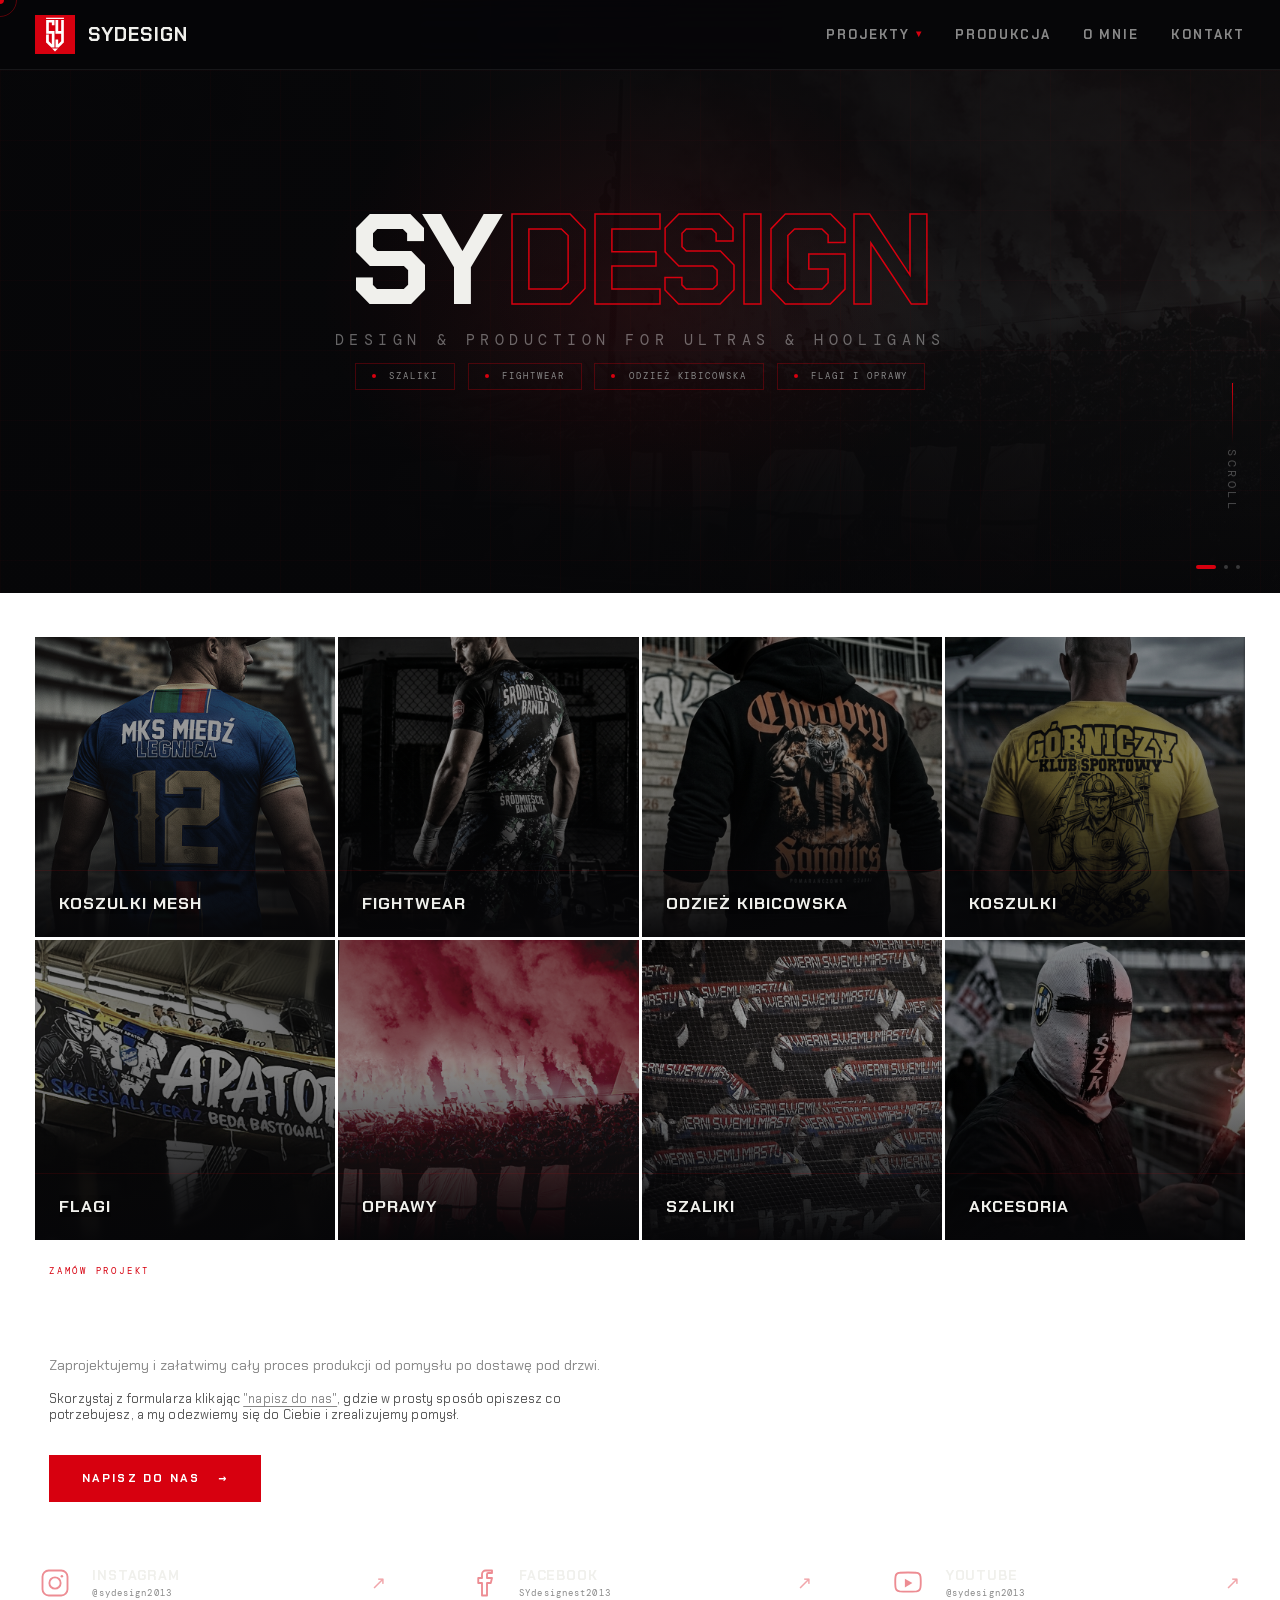
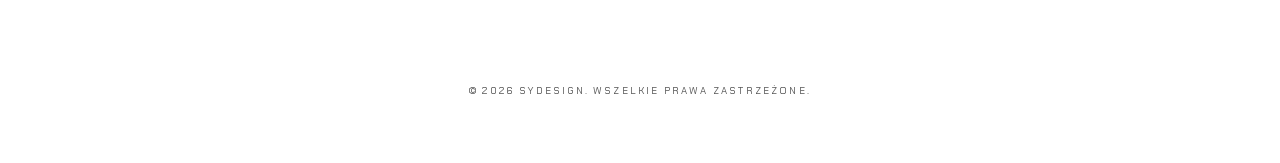
<file: index.html>
<!DOCTYPE html>
<html lang="pl">
<head>
<meta charset="UTF-8">
<meta name="viewport" content="width=device-width, initial-scale=1.0">
<title>SYDESIGN</title>
<link href="https://fonts.googleapis.com/css2?family=Chakra+Petch:ital,wght@0,300;0,400;0,600;0,700;1,400&family=DM+Mono:wght@300;400&display=swap" rel="stylesheet">
<link rel="stylesheet" href="css/global.css">
<link rel="stylesheet" href="css/menu.css">
<link rel="stylesheet" href="css/hero.css">
<link rel="stylesheet" href="css/socials.css">
<link rel="stylesheet" href="css/footer.css">
<link rel="stylesheet" href="css/zamow.css">
</head>
<body>
<div class="cur" id="cur"></div>
<div class="cur-ring" id="curRing"></div>

<!-- MOBILE MENU -->
<div class="mob-overlay" id="mobOverlay" onclick="closeMob()"></div>
<div class="mob-menu" id="mobMenu">
  <button class="mob-close" onclick="closeMob()">✕</button>
  <div class="mob-section">
    <button class="mob-section-btn" id="mobProjBtn" onclick="toggleMobSub()">Projekty <span class="mc">›</span></button>
    <div class="mob-sub" id="mobSub">
		<a href="koszulki-sportowe.html" onclick="closeMob()">Koszulki sportowe</a>
		<a href="fightwear.html"onclick="closeMob()">Fightwear</a>
		<a href="odziez.html" onclick="closeMob()">Odzież kibicowska</a>
		<a href="koszulki.html" onclick="closeMob()">Koszulki</a>
		<a href="flagi.html" onclick="closeMob()">Flagi</a>
		<a href="oprawy.html" onclick="closeMob()">Oprawy</a>
		<a href="szaliki.html" onclick="closeMob()">Szaliki</a>
		<a href="akcesoria.html" onclick="closeMob()">Akcesoria</a>
    </div>
  </div>
  <a href="produkcja.html" class="mob-plain" onclick="closeMob()">Produkcja</a>
  <a href="omnie.html" class="mob-plain" onclick="closeMob()">O mnie</a>
  <a href="kontakt.html" class="mob-plain" onclick="closeMob()">Kontakt</a>
</div>

<!-- NAV -->
<nav id="mainNav">
  <a href="index.html" class="nav-logo">
    <img src="Image/Template/Logo-sydesign.svg" alt="SYDESIGN">
    <span class="nav-logo-text">SYDESIGN</span>
  </a>
  <ul class="nav-links">
    <li id="projLi">
      <button class="nav-link" onclick="toggleProj()">Projekty <span class="nav-chev">▾</span></button>
      <div class="nav-dropdown">
        <a href="koszulki-sportowe.html">Koszulki sportowe</a>
		<a href="fightwear.html">Fightwear</a>
		<a href="odziez.html">Odzież kibicowska</a>
		<a href="koszulki.html">Koszulki</a>
		<a href="flagi.html">Flagi</a>
		<a href="oprawy.html">Oprawy</a>
		<a href="szaliki.html">Szaliki</a>
		<a href="akcesoria.html">Akcesoria</a>
      </div>
    </li>
    <li><a href="produkcja.html" class="nav-link">Produkcja</a></li>
    <li><a href="omnie.html" class="nav-link">O mnie</a></li>
    <li><a href="kontakt.html" class="nav-link">Kontakt</a></li>
  </ul>
  <button class="hamburger" id="hamburger" onclick="toggleMob()">
    <span></span><span></span><span></span>
  </button>
</nav>

<!-- HERO -->
<div class="hero" id="hero">
  <div class="hero-slide visible" style="background-image:url('Image/Template/heroslider_1.webp')"></div>
  <div class="hero-slide" style="background-image:url('Image/Template/heroslider_2.webp')"></div>
  <div class="hero-slide" style="background-image:url('Image/Template/heroslider_3.webp')"></div>
  <div class="hero-overlay"></div>
  <div class="hero-grid-lines"></div>
  <div class="hero-orb"></div>

  <div class="hero-content">
    <h1 class="hero-title" data-text="SYDESIGN">
      <span class="solid">SY</span><span class="outline">DESIGN</span>
    </h1>
    <p class="hero-tagline">Design & Production for Ultras &amp; Hooligans</p>
    <div class="hero-pills">
      <div class="hero-pill"><div class="hero-pill-dot"></div>Szaliki</div>
      <div class="hero-pill"><div class="hero-pill-dot" style="animation-delay:.4s"></div>Fightwear</div>
      <div class="hero-pill"><div class="hero-pill-dot" style="animation-delay:.8s"></div>Odzież kibicowska</div>
      <div class="hero-pill"><div class="hero-pill-dot" style="animation-delay:1.2s"></div>Flagi i Oprawy</div>
    </div>
  </div>

  <div class="hero-dots" id="heroDots"></div>

  <div class="hero-scroll">
    <div class="scroll-line"></div>
    <span class="scroll-word">Scroll</span>
  </div>
</div>

<!-- CATEGORIES -->
<div class="cat-section">
  <div class="cat-header reveal">
    <div class="cat-header-left">
      <h2 class="cat-title-sm"></h2>
    </div>
    <span class="cat-count"></span>
  </div>

  <div class="cat-grid reveal">

<a href="koszulki-sportowe.html" class="cat-tile">
      <img src="Image/categories/koszulki-sportowe-cat.webp" alt="Sport T-Shirts">
      <div class="cat-tile-glow"></div>
      <div class="cat-tile-body"><span class="cat-tile-name">Koszulki MESH</span></div>
    </a>
	
	  <a href="fightwear.html" class="cat-tile">
      <img src="Image/categories/fightwear-cat.webp" alt="Fightwear">
      <div class="cat-tile-glow"></div>
      <div class="cat-tile-body"><span class="cat-tile-name">Fightwear</span></div>
    </a>
	
    <a href="odziez.html" class="cat-tile">
      <img src="Image/categories/odziez-kibicowska-cat.webp" alt="Odzież kibicowska">
      <div class="cat-tile-glow"></div>
      <div class="cat-tile-body"><span class="cat-tile-name">Odzież kibicowska</span></div>
    </a>
	
	<a href="koszulki.html" class="cat-tile">
      <img src="Image/categories/koszulki-cat.webp" alt="Koszulki">
      <div class="cat-tile-glow"></div>
      <div class="cat-tile-body"><span class="cat-tile-name">Koszulki</span></div>
    </a>


    <a href="flagi.html" class="cat-tile">
      <img src="Image/categories/flagi-cat.webp" alt="Flagi">
      <div class="cat-tile-glow"></div>
      <div class="cat-tile-body"><span class="cat-tile-name">Flagi</span></div>
    </a>
	
	<a href="oprawy.html" class="cat-tile">
      <img src="Image/categories/oprawy-cat.webp" alt="Oprawy">
      <div class="cat-tile-glow"></div>
      <div class="cat-tile-body"><span class="cat-tile-name">Oprawy</span></div>
    </a>

    <a href="szaliki.html" class="cat-tile">
      <img src="Image/categories/szaliki-cat.webp" alt="Szaliki">
      <div class="cat-tile-glow"></div>
      <div class="cat-tile-body"><span class="cat-tile-name">Szaliki</span></div>
    </a>

    <a href="akcesoria.html" class="cat-tile">
      <img src="Image/categories/akcesoria-cat.webp" alt="Akcesoria">
      <div class="cat-tile-glow"></div>
      <div class="cat-tile-body"><span class="cat-tile-name">Akcesoria</span></div>
    </a>

    

  </div>
</div>
<div class="inquiry reveal">
      <p class="inquiry-eyebrow">Zamów projekt</p>
      <h2 class="inquiry-title">Chcesz szaliki<br>dla twojej ekipy?</h2>
      <p class="inquiry-sub">Zaprojektujemy i załatwimy cały proces produkcji od pomysłu po dostawę pod drzwi.</p>
      <p class="inquiry-fine">Skorzystaj z formularza klikając <a href="mailto:biuro@sydesign.pl">"napisz do nas"</a>, gdzie w prosty sposób opiszesz co potrzebujesz, a my odezwiemy się do Ciebie i zrealizujemy pomysł.</p>
      <a href="mailto:biuro@sydesign.pl" class="btn-primary">Napisz do nas</a>
    </div>
<!-- SOCIAL -->
<div class="social-bar reveal">
  <a href="https://www.instagram.com/sydesign2013/" target="_blank" rel="noopener" class="social-item">
    <svg class="social-icon" viewBox="0 0 24 24" fill="none">
      <rect x="2" y="2" width="20" height="20" rx="5" stroke="currentColor" stroke-width="1.5"/>
      <circle cx="12" cy="12" r="4.5" stroke="currentColor" stroke-width="1.5"/>
      <circle cx="17.5" cy="6.5" r="1" fill="currentColor"/>
    </svg>
    <div class="social-info">
      <span class="social-name">Instagram</span>
      <span class="social-handle">@sydesign2013</span>
    </div>
    <span class="social-arrow">↗</span>
  </a>
  <a href="https://www.facebook.com/SYdesignest2013/" target="_blank" rel="noopener" class="social-item">
    <svg class="social-icon" viewBox="0 0 24 24" fill="none">
      <path d="M18 2H15C13.3 2 12 3.3 12 5V8H9V12H12V22H16V12H19L20 8H16V5C16 4.4 16.4 4 17 4H20V2Z" stroke="currentColor" stroke-width="1.5" stroke-linecap="round" stroke-linejoin="round"/>
    </svg>
    <div class="social-info">
      <span class="social-name">Facebook</span>
      <span class="social-handle">SYdesignest2013</span>
    </div>
    <span class="social-arrow">↗</span>
  </a>
  <a href="https://www.youtube.com/@sydesign2013" target="_blank" rel="noopener" class="social-item">
    <svg class="social-icon" viewBox="0 0 24 24" fill="none">
      <path d="M22 7S21.8 5.5 21.1 4.8C20.2 3.8 19.2 3.8 18.7 3.8C15.6 3.6 12 3.6 12 3.6C12 3.6 8.4 3.6 5.3 3.8C4.8 3.8 3.8 3.8 2.9 4.8C2.2 5.5 2 7 2 7S1.8 8.7 1.8 10.4V12C1.8 13.7 2 15.4 2 15.4S2.2 16.9 2.9 17.6C3.8 18.6 5 18.6 5.6 18.7C7.3 18.8 12 18.9 12 18.9C12 18.9 15.6 18.9 18.7 18.7C19.2 18.6 20.2 18.6 21.1 17.6C21.8 16.9 22 15.4 22 15.4S22.2 13.7 22.2 12V10.4C22.2 8.7 22 7 22 7Z" stroke="currentColor" stroke-width="1.5"/>
      <polygon points="9.5,8.5 9.5,15.5 15.5,12" fill="currentColor"/>
    </svg>
    <div class="social-info">
      <span class="social-name">YouTube</span>
      <span class="social-handle">@sydesign2013</span>
    </div>
    <span class="social-arrow">↗</span>
  </a>
</div>

<!-- FOOTER -->
<footer id="kontakt">
  <p>&copy; 2026 SYDESIGN. Wszelkie prawa zastrzeżone.</p>
  <small>100% &ldquo;nienawiści&rdquo; do kserówek!</small>
</footer>

<script src="js/main.js"></script>
<script src="js/menu.js"></script>
<script src="js/hero.js"></script>
</body>
</html>
</file>
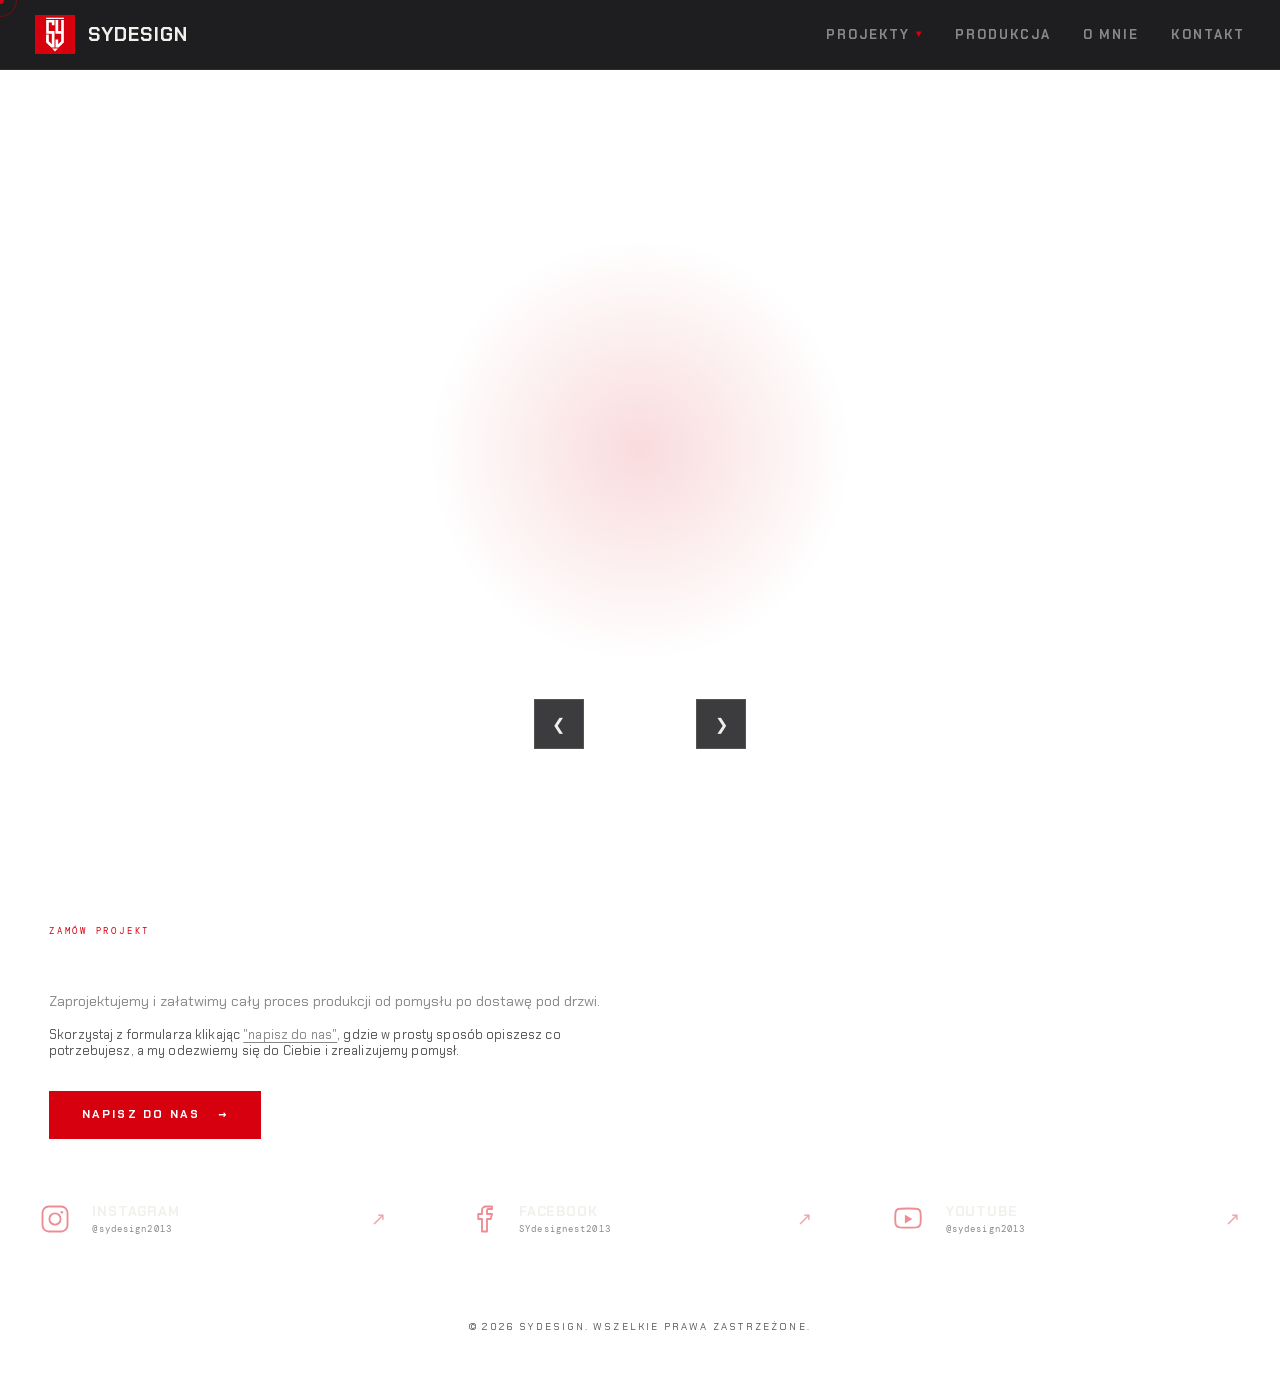
<file: akcesoria.html>
<!DOCTYPE html>
<html lang="pl">
<head>
<meta charset="UTF-8">
<meta name="viewport" content="width=device-width, initial-scale=1.0">
<title>Akcesoria dla kibiców</title>
<link href="https://fonts.googleapis.com/css2?family=Chakra+Petch:ital,wght@0,300;0,400;0,600;0,700&family=DM+Mono:wght@300;400&display=swap" rel="stylesheet">
<link rel="stylesheet" href="css/global.css">
<link rel="stylesheet" href="css/menu.css">
<link rel="stylesheet" href="css/carousel.css">
<link rel="stylesheet" href="css/socials.css">
<link rel="stylesheet" href="css/footer.css">
<link rel="stylesheet" href="css/zamow.css">
</head>
<body>
<div class="cur" id="cur"></div>
<div class="cur-ring" id="curRing"></div>

<!-- MOBILE MENU -->
<div class="mob-overlay" id="mobOverlay" onclick="closeMob()"></div>
<div class="mob-menu" id="mobMenu">
  <button class="mob-close" onclick="closeMob()">✕</button>
  <div class="mob-section">
    <button class="mob-section-btn" id="mobProjBtn" onclick="toggleMobSub()">Projekty <span class="mc">›</span></button>
    <div class="mob-sub" id="mobSub">
	<a href="koszulki-sportowe.html" onclick="closeMob()">Koszulki sportowe</a>
		<a href="fightwear.html" onclick="closeMob()">Fightwear</a>
		<a href="odziez.html" onclick="closeMob()">Odzież kibicowska</a>
		<a href="koszulki.html" onclick="closeMob()">Koszulki</a>
		<a href="flagi.html" onclick="closeMob()">Flagi</a>
		<a href="oprawy.html" onclick="closeMob()">Oprawy</a>
		<a href="szaliki.html" onclick="closeMob()">Szaliki</a>
		<a href="akcesoria.html" onclick="closeMob()">Akcesoria</a> 
    </div>
  </div>
  <a href="produkcja.html" class="mob-plain" onclick="closeMob()">Produkcja</a>
  <a href="o-mnie.html" class="mob-plain" onclick="closeMob()">O mnie</a>
  <a href="#kontakt" class="mob-plain" onclick="closeMob()">Kontakt</a>
</div>

<!-- NAV -->
<nav id="mainNav">
  <a href="index.html" class="nav-logo">
    <img src="Image/Template/Logo-sydesign.svg" alt="SYDESIGN">
    <span class="nav-logo-text">SYDESIGN</span>
  </a>
  <ul class="nav-links">
    <li id="projLi">
      <button class="nav-link" onclick="toggleProj()">Projekty <span class="nav-chev">▾</span></button>
      <div class="nav-dropdown">
		<a href="koszulki-sportowe.html">Koszulki sportowe</a>
		<a href="fightwear.html">Fightwear</a>
		<a href="odziez.html">Odzież kibicowska</a>
		<a href="koszulki.html">Koszulki</a>
		<a href="flagi.html">Flagi</a>
		<a href="oprawy.html">Oprawy</a>
		<a href="szaliki.html">Szaliki</a>
		<a href="akcesoria.html" class="cat-active">Akcesoria</a>        
      </div>
    </li>
    <li><a href="produkcja.html" class="nav-link">Produkcja</a></li>
    <li><a href="o-mnie.html" class="nav-link">O mnie</a></li>
    <li><a href="#kontakt" class="nav-link">Kontakt</a></li>
  </ul>
  <button class="hamburger" id="hamburger" onclick="toggleMob()">
    <span></span><span></span><span></span>
  </button>
</nav>

<!-- CAROUSEL SECTION -->
<div class="carousel-section" id="carousel">
  <div class="cr-bg-title">
    <span class="cr-bg-text">AKCESORIA<br>KIBICOWSKIE</span>
  </div>
  <div class="cr-glow"></div>

  <div class="cr-stage-wrap" id="crStage"></div>

  <div class="cr-controls">
    <button class="cr-arr" id="crPrev">❮</button>
    <div class="cr-dots" id="crDots"></div>
    <div class="cr-counter" id="crCount">0 / 0</div>
    <button class="cr-arr" id="crNext">❯</button>
  </div>

  <div class="cr-thumbs" id="crThumbs"></div>
</div>

<!-- ZAMOW PROJEKT -->
<div class="inquiry reveal">
  <p class="inquiry-eyebrow">Zamów projekt</p>
  <h2 class="inquiry-title">Potrzebujesz projekt dla twojej ekipy?</h2>
  <p class="inquiry-sub">Zaprojektujemy i załatwimy cały proces produkcji od pomysłu po dostawę pod drzwi.</p>
  <p class="inquiry-fine">Skorzystaj z formularza klikając <a href="mailto:biuro@sydesign.pl">"napisz do nas"</a>, gdzie w prosty sposób opiszesz co potrzebujesz, a my odezwiemy się do Ciebie i zrealizujemy pomysł.</p>
  <a href="mailto:biuro@sydesign.pl" class="btn-primary">Napisz do nas</a>
</div>

<!-- SOCIAL -->
<div class="social-bar reveal">
  <a href="https://www.instagram.com/sydesign2013/" target="_blank" rel="noopener" class="social-item">
    <svg class="social-icon" viewBox="0 0 24 24" fill="none">
      <rect x="2" y="2" width="20" height="20" rx="5" stroke="currentColor" stroke-width="1.5"/>
      <circle cx="12" cy="12" r="4.5" stroke="currentColor" stroke-width="1.5"/>
      <circle cx="17.5" cy="6.5" r="1" fill="currentColor"/>
    </svg>
    <div class="social-info">
      <span class="social-name">Instagram</span>
      <span class="social-handle">@sydesign2013</span>
    </div>
    <span class="social-arrow">↗</span>
  </a>
  <a href="https://www.facebook.com/SYdesignest2013/" target="_blank" rel="noopener" class="social-item">
    <svg class="social-icon" viewBox="0 0 24 24" fill="none">
      <path d="M18 2H15C13.3 2 12 3.3 12 5V8H9V12H12V22H16V12H19L20 8H16V5C16 4.4 16.4 4 17 4H20V2Z" stroke="currentColor" stroke-width="1.5" stroke-linecap="round" stroke-linejoin="round"/>
    </svg>
    <div class="social-info">
      <span class="social-name">Facebook</span>
      <span class="social-handle">SYdesignest2013</span>
    </div>
    <span class="social-arrow">↗</span>
  </a>
  <a href="https://www.youtube.com/@sydesign2013" target="_blank" rel="noopener" class="social-item">
    <svg class="social-icon" viewBox="0 0 24 24" fill="none">
      <path d="M22 7S21.8 5.5 21.1 4.8C20.2 3.8 19.2 3.8 18.7 3.8C15.6 3.6 12 3.6 12 3.6C12 3.6 8.4 3.6 5.3 3.8C4.8 3.8 3.8 3.8 2.9 4.8C2.2 5.5 2 7 2 7S1.8 8.7 1.8 10.4V12C1.8 13.7 2 15.4 2 15.4S2.2 16.9 2.9 17.6C3.8 18.6 5 18.6 5.6 18.7C7.3 18.8 12 18.9 12 18.9C12 18.9 15.6 18.9 18.7 18.7C19.2 18.6 20.2 18.6 21.1 17.6C21.8 16.9 22 15.4 22 15.4S22.2 13.7 22.2 12V10.4C22.2 8.7 22 7 22 7Z" stroke="currentColor" stroke-width="1.5"/>
      <polygon points="9.5,8.5 9.5,15.5 15.5,12" fill="currentColor"/>
    </svg>
    <div class="social-info">
      <span class="social-name">YouTube</span>
      <span class="social-handle">@sydesign2013</span>
    </div>
    <span class="social-arrow">↗</span>
  </a>
</div>

<!-- FOOTER -->
<footer id="kontakt">
  <p>&copy; 2026 SYDESIGN. Wszelkie prawa zastrzeżone.</p>
  <small>100% &ldquo;nienawiści&rdquo; do kserówek!</small>
</footer>

<script src="js/main.js"></script>
<script src="js/menu.js"></script>
<script src="js/carousel.js"></script>
</body>
</html>
</file>
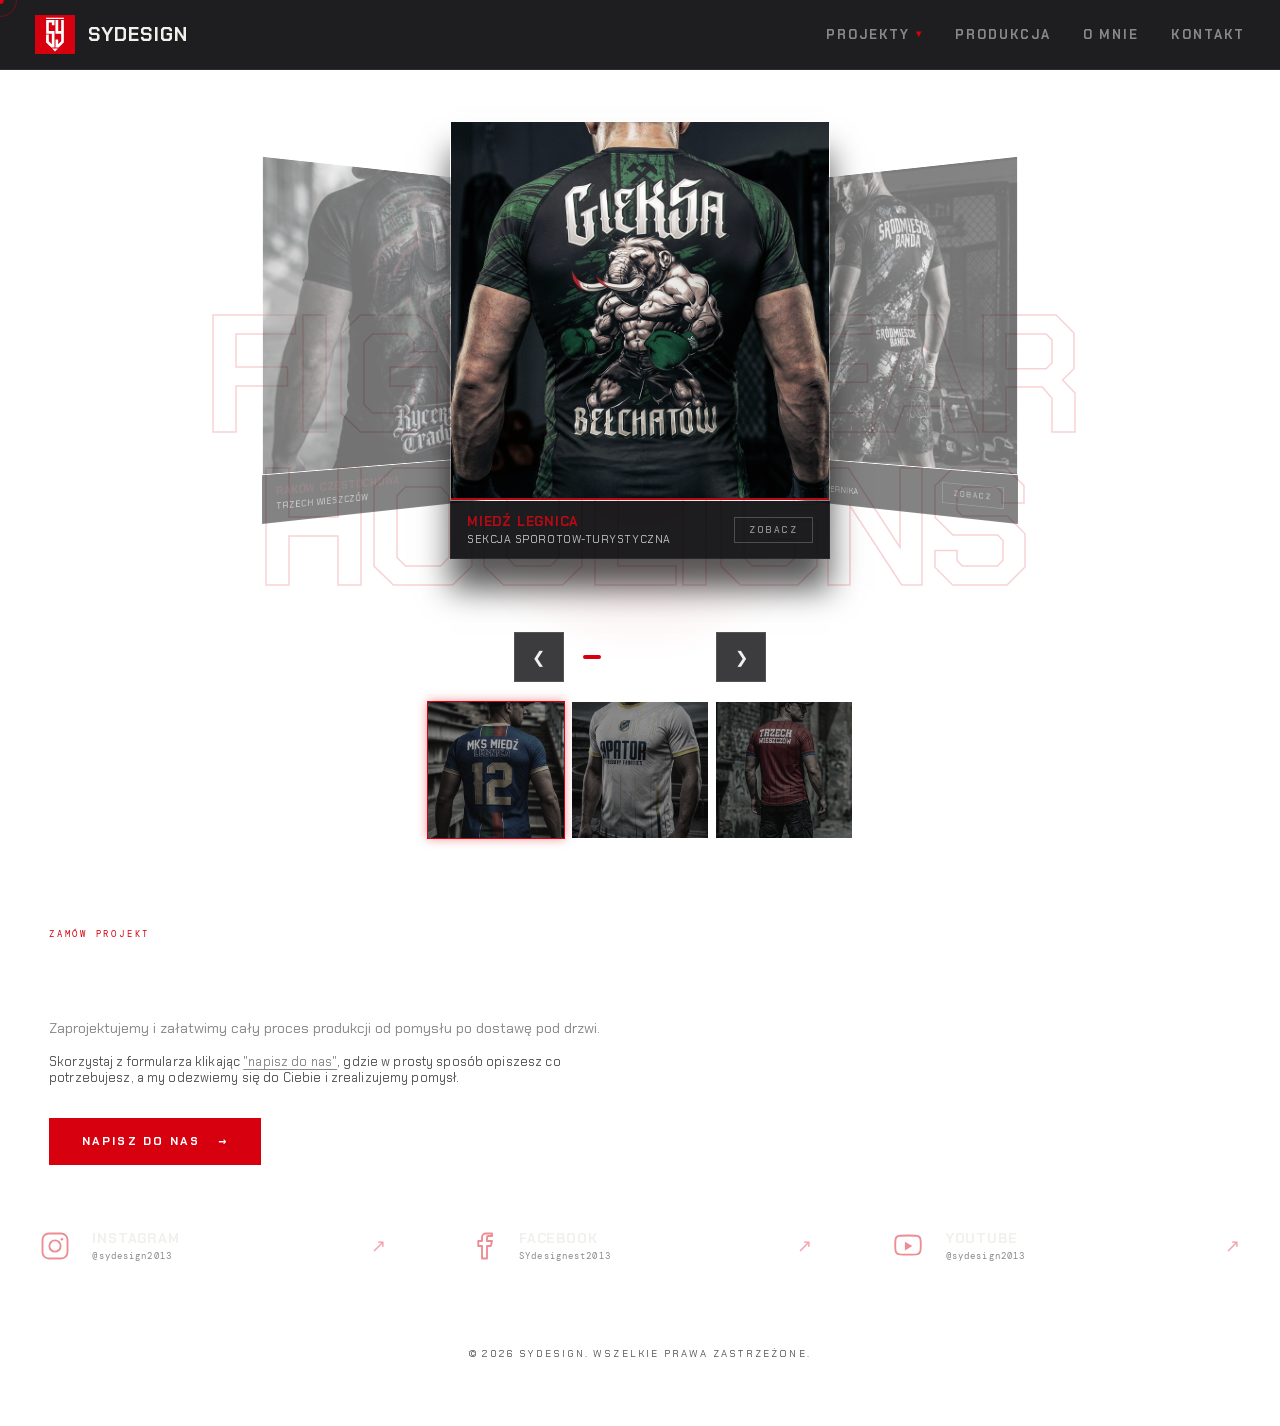
<file: fightwear.html>
<!DOCTYPE html>







<meta charset="UTF-8">
<meta name="viewport" content="width=device-width, initial-scale=1.0">
<title>Fightwear</title>
<link href="https://fonts.googleapis.com/css2?family=Chakra+Petch:ital,wght@0,300;0,400;0,600;0,700&amp;family=DM+Mono:wght@300;400&amp;display=swap" rel="stylesheet">
<link rel="stylesheet" href="css/global.css">
<link rel="stylesheet" href="css/menu.css">
<link rel="stylesheet" href="css/carousel.css">
<link rel="stylesheet" href="css/socials.css">
<link rel="stylesheet" href="css/footer.css">
<link rel="stylesheet" href="css/zamow.css">


<div class="cur" id="cur"></div>
<div class="cur-ring" id="curRing"></div>

<!-- MOBILE MENU -->
<div class="mob-overlay" id="mobOverlay" onclick="closeMob()"></div>
<div class="mob-menu" id="mobMenu">
  <button class="mob-close" onclick="closeMob()">✕</button>
  <div class="mob-section">
    <button class="mob-section-btn" id="mobProjBtn" onclick="toggleMobSub()">Projekty <span class="mc">›</span></button>
    <div class="mob-sub" id="mobSub">
	<a href="koszulki-sportowe.html" onclick="closeMob()">Koszulki sportowe</a>
		<a href="fightwear.html" onclick="closeMob()">Fightwear</a>
		<a href="odziez.html" onclick="closeMob()">Odzież kibicowska</a>
		<a href="koszulki.html" onclick="closeMob()">Koszulki</a>
		<a href="flagi.html" onclick="closeMob()">Flagi</a>
		<a href="oprawy.html" onclick="closeMob()">Oprawy</a>
		<a href="szaliki.html" onclick="closeMob()">Szaliki</a>
		<a href="akcesoria.html" onclick="closeMob()">Akcesoria</a> 
    </div>
  </div>
  <a href="produkcja.html" class="mob-plain" onclick="closeMob()">Produkcja</a>
  <a href="o-mnie.html" class="mob-plain" onclick="closeMob()">O mnie</a>
  <a href="#kontakt" class="mob-plain" onclick="closeMob()">Kontakt</a>
</div>

<!-- NAV -->
<nav id="mainNav">
  <a href="index.html" class="nav-logo">
    <img src="Image/Template/Logo-sydesign.svg" alt="SYDESIGN">
    <span class="nav-logo-text">SYDESIGN</span>
  </a>
  <ul class="nav-links">
    <li id="projLi">
      <button class="nav-link" onclick="toggleProj()">Projekty <span class="nav-chev">▾</span></button>
      <div class="nav-dropdown">
		<a href="koszulki-sportowe.html">Koszulki sportowe</a>
		<a href="fightwear.html" class="cat-active">Fightwear</a>
		<a href="odziez.html">Odzież kibicowska</a>
		<a href="koszulki.html">Koszulki</a>
		<a href="flagi.html">Flagi</a>
		<a href="oprawy.html">Oprawy</a>
		<a href="szaliki.html">Szaliki</a>
		<a href="akcesoria.html">Akcesoria</a>        
      </div>
    </li>
    <li><a href="produkcja.html" class="nav-link">Produkcja</a></li>
    <li><a href="o-mnie.html" class="nav-link">O mnie</a></li>
    <li><a href="#kontakt" class="nav-link">Kontakt</a></li>
  </ul>
  <button class="hamburger" id="hamburger" onclick="toggleMob()">
    <span></span><span></span><span></span>
  </button>
</nav>

<!-- CAROUSEL SECTION -->
<div class="carousel-section" id="carousel">
  <div class="cr-bg-title">
    <span class="cr-bg-text">FIGHTWEAR<br>HOOLIGNS</span>
  </div>
  <div class="cr-glow"></div>
  
  <div class="cr-stage-wrap" id="crStage">
    <div class="cr-card" data-pos="0">
      <div class="cr-img-box"><img src="Image/Koszulkasportowa/02_GKSBelchatow.webp" alt="Szal 1"></div>
      <div class="cr-label">
        <div class="cr-label-text">
          <span class="cr-label-title">Miedź Legnica</span>
          <span class="cr-label-sub">Sekcja Sporotow-turystyczna</span>
        </div>
        <a href="formularz.html" class="cr-label-btn">Zobacz</a>
      </div>
    </div>
    <div class="cr-card" data-pos="1">
      <div class="cr-img-box"><img src="Image/Koszulkasportowa/02_KKSKalisz.webp" alt="Szal 2"></div>
      <div class="cr-label">
        <div class="cr-label-text">
          <span class="cr-label-title">Apator Toruń</span>
          <span class="cr-label-sub">Duma Grodu Kopernika</span>
        </div>
        <a href="formularz.html" class="cr-label-btn">Zobacz</a>
      </div>
    </div>
    <div class="cr-card" data-pos="-1">
      <div class="cr-img-box"><img src="Image/Koszulkasportowa/02_MiedzLegnica.webp" alt="Szal 3"></div>
      <div class="cr-label">
        <div class="cr-label-text">
          <span class="cr-label-title">Raków Częstochowa</span>
          <span class="cr-label-sub">Trzech Wieszczów</span>
        </div>
        <a href="formularz.html" class="cr-label-btn">Zobacz</a>
      </div>
    </div>
  </div>

  <div class="cr-controls">
    <button class="cr-arr" id="crPrev">❮</button>
    <div class="cr-dots" id="crDots"></div>
    <div class="cr-counter" id="crCount">1 / 3</div>
    <button class="cr-arr" id="crNext">❯</button>
  </div>

  <div class="cr-thumbs" id="crThumbs">
    <div class="cr-thumb active"><img src="Image/Koszulkasportowa/01_MiedzLegnicaSekcjaSportowoTurystyczna.webp" alt="T1"></div>
    <div class="cr-thumb"><img src="Image/Koszulkasportowa/01_ApatorTorun.webp" alt="T2"></div>
    <div class="cr-thumb"><img src="Image/Koszulkasportowa/01_Rakow3W.webp" alt="T3"></div>
  </div>
</div>
<!-- ZAMOW PROJEKT -->
<div class="inquiry reveal">
      <p class="inquiry-eyebrow">Zamów projekt</p>
      <h2 class="inquiry-title">Chcesz odzież do sportów walki<br>dla twojej ekipy?</h2>
      <p class="inquiry-sub">Zaprojektujemy i załatwimy cały proces produkcji od pomysłu po dostawę pod drzwi.</p>
      <p class="inquiry-fine">Skorzystaj z formularza klikając <a href="mailto:biuro@sydesign.pl">"napisz do nas"</a>, gdzie w prosty sposób opiszesz co potrzebujesz, a my odezwiemy się do Ciebie i zrealizujemy pomysł.</p>
      <a href="mailto:biuro@sydesign.pl" class="btn-primary">Napisz do nas</a>
    </div>
<!-- SOCIAL -->
<div class="social-bar reveal">
  <a href="https://www.instagram.com/sydesign2013/" target="_blank" rel="noopener" class="social-item">
    <svg class="social-icon" viewBox="0 0 24 24" fill="none">
      <rect x="2" y="2" width="20" height="20" rx="5" stroke="currentColor" stroke-width="1.5"></rect>
      <circle cx="12" cy="12" r="4.5" stroke="currentColor" stroke-width="1.5"></circle>
      <circle cx="17.5" cy="6.5" r="1" fill="currentColor"></circle>
    </svg>
    <div class="social-info">
      <span class="social-name">Instagram</span>
      <span class="social-handle">@sydesign2013</span>
    </div>
    <span class="social-arrow">↗</span>
  </a>
  <a href="https://www.facebook.com/SYdesignest2013/" target="_blank" rel="noopener" class="social-item">
    <svg class="social-icon" viewBox="0 0 24 24" fill="none">
      <path d="M18 2H15C13.3 2 12 3.3 12 5V8H9V12H12V22H16V12H19L20 8H16V5C16 4.4 16.4 4 17 4H20V2Z" stroke="currentColor" stroke-width="1.5" stroke-linecap="round" stroke-linejoin="round"></path>
    </svg>
    <div class="social-info">
      <span class="social-name">Facebook</span>
      <span class="social-handle">SYdesignest2013</span>
    </div>
    <span class="social-arrow">↗</span>
  </a>
  <a href="https://www.youtube.com/@sydesign2013" target="_blank" rel="noopener" class="social-item">
    <svg class="social-icon" viewBox="0 0 24 24" fill="none">
      <path d="M22 7S21.8 5.5 21.1 4.8C20.2 3.8 19.2 3.8 18.7 3.8C15.6 3.6 12 3.6 12 3.6C12 3.6 8.4 3.6 5.3 3.8C4.8 3.8 3.8 3.8 2.9 4.8C2.2 5.5 2 7 2 7S1.8 8.7 1.8 10.4V12C1.8 13.7 2 15.4 2 15.4S2.2 16.9 2.9 17.6C3.8 18.6 5 18.6 5.6 18.7C7.3 18.8 12 18.9 12 18.9C12 18.9 15.6 18.9 18.7 18.7C19.2 18.6 20.2 18.6 21.1 17.6C21.8 16.9 22 15.4 22 15.4S22.2 13.7 22.2 12V10.4C22.2 8.7 22 7 22 7Z" stroke="currentColor" stroke-width="1.5"></path>
      <polygon points="9.5,8.5 9.5,15.5 15.5,12" fill="currentColor"></polygon>
    </svg>
    <div class="social-info">
      <span class="social-name">YouTube</span>
      <span class="social-handle">@sydesign2013</span>
    </div>
    <span class="social-arrow">↗</span>
  </a>
</div>

<!-- FOOTER -->
<footer id="kontakt">
  <p>© 2026 SYDESIGN. Wszelkie prawa zastrzeżone.</p>
  <small>100% “nienawiści” do kserówek!</small>
</footer>

<script src="js/main.js"></script>
<script src="js/menu.js"></script>
<script src="js/carousel.js"></script>
</file>
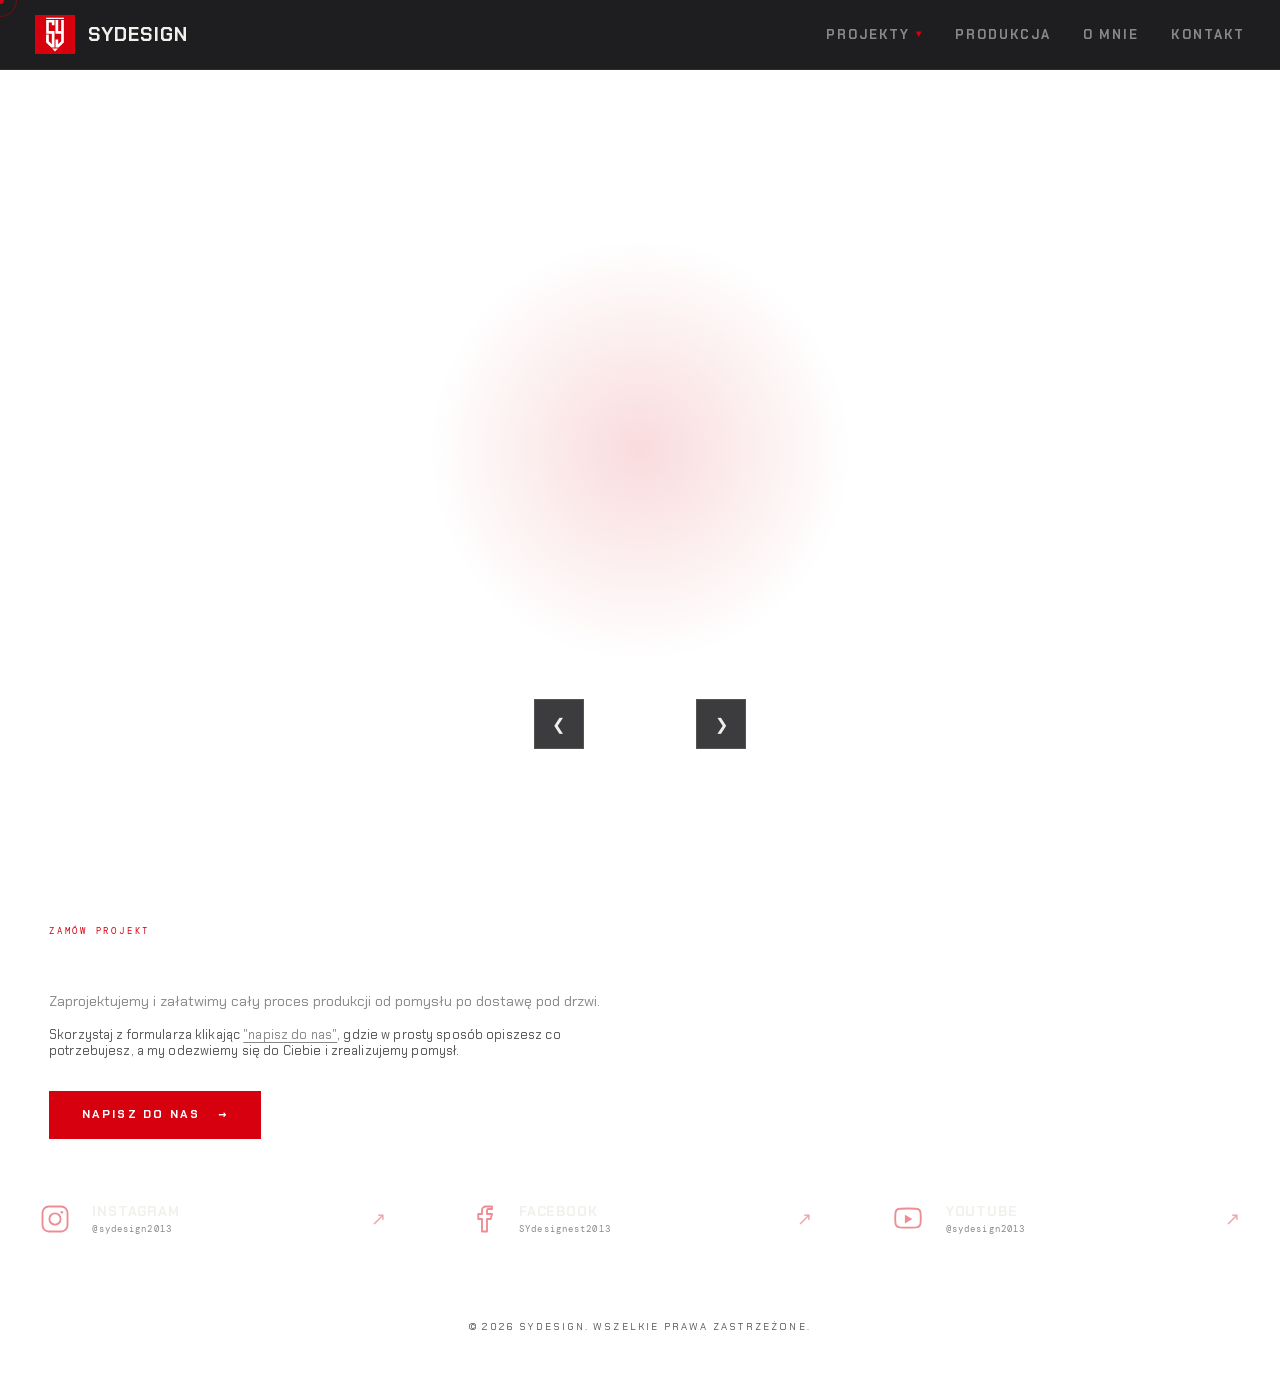
<file: flagi.html>
<!DOCTYPE html>




<meta charset="UTF-8">
<meta name="viewport" content="width=device-width, initial-scale=1.0">
<title>Flagi</title>
<link href="https://fonts.googleapis.com/css2?family=Chakra+Petch:ital,wght@0,300;0,400;0,600;0,700&amp;family=DM+Mono:wght@300;400&amp;display=swap" rel="stylesheet">
<link rel="stylesheet" href="css/global.css">
<link rel="stylesheet" href="css/menu.css">
<link rel="stylesheet" href="css/carousel.css">
<link rel="stylesheet" href="css/socials.css">
<link rel="stylesheet" href="css/footer.css">
<link rel="stylesheet" href="css/zamow.css">


<div class="cur" id="cur"></div>
<div class="cur-ring" id="curRing"></div>

<!-- MOBILE MENU -->
<div class="mob-overlay" id="mobOverlay" onclick="closeMob()"></div>
<div class="mob-menu" id="mobMenu">
  <button class="mob-close" onclick="closeMob()">✕</button>
  <div class="mob-section">
    <button class="mob-section-btn" id="mobProjBtn" onclick="toggleMobSub()">Projekty <span class="mc">›</span></button>
    <div class="mob-sub" id="mobSub">
	<a href="koszulki-sportowe.html" onclick="closeMob()">Koszulki sportowe</a>
		<a href="fightwear.html" onclick="closeMob()">Fightwear</a>
		<a href="odziez.html" onclick="closeMob()">Odzież kibicowska</a>
		<a href="koszulki.html" onclick="closeMob()">Koszulki</a>
		<a href="flagi.html" onclick="closeMob()">Flagi</a>
		<a href="oprawy.html" onclick="closeMob()">Oprawy</a>
		<a href="szaliki.html" onclick="closeMob()">Szaliki</a>
		<a href="akcesoria.html" onclick="closeMob()">Akcesoria</a> 
    </div>
  </div>
  <a href="produkcja.html" class="mob-plain" onclick="closeMob()">Produkcja</a>
  <a href="o-mnie.html" class="mob-plain" onclick="closeMob()">O mnie</a>
  <a href="#kontakt" class="mob-plain" onclick="closeMob()">Kontakt</a>
</div>

<!-- NAV -->
<nav id="mainNav">
  <a href="index.html" class="nav-logo">
    <img src="Image/Template/Logo-sydesign.svg" alt="SYDESIGN">
    <span class="nav-logo-text">SYDESIGN</span>
  </a>
  <ul class="nav-links">
    <li id="projLi">
      <button class="nav-link" onclick="toggleProj()">Projekty <span class="nav-chev">▾</span></button>
      <div class="nav-dropdown">
		<a href="koszulki-sportowe.html">Koszulki sportowe</a>
		<a href="fightwear.html">Fightwear</a>
		<a href="odziez.html">Odzież kibicowska</a>
		<a href="koszulki.html">Koszulki</a>
		<a href="flagi.html" class="cat-active">Flagi</a>
		<a href="oprawy.html">Oprawy</a>
		<a href="szaliki.html">Szaliki</a>
		<a href="akcesoria.html">Akcesoria</a>        
      </div>
    </li>
    <li><a href="produkcja.html" class="nav-link">Produkcja</a></li>
    <li><a href="o-mnie.html" class="nav-link">O mnie</a></li>
    <li><a href="#kontakt" class="nav-link">Kontakt</a></li>
  </ul>
  <button class="hamburger" id="hamburger" onclick="toggleMob()">
    <span></span><span></span><span></span>
  </button>
</nav>

<!-- CAROUSEL SECTION -->
<div class="carousel-section" id="carousel">
  <div class="cr-bg-title">
    <span class="cr-bg-text">KOSZULKI</span>
  </div>
  <div class="cr-glow"></div>

  <div class="cr-stage-wrap" id="crStage">
    </div>

  <div class="cr-controls">
    <button class="cr-arr" id="crPrev">❮</button>
    <div class="cr-dots" id="crDots"></div>
    <div class="cr-counter" id="crCount">0 / 0</div>
    <button class="cr-arr" id="crNext">❯</button>
  </div>

  <div class="cr-thumbs" id="crThumbs"></div>
</div>

<!-- ZAMOW PROJEKT -->
<div class="inquiry reveal">
  <p class="inquiry-eyebrow">Zamów projekt</p>
  <h2 class="inquiry-title">Potrzebujesz projekt flagi domowej lub wyjazdowej?</h2>
  <p class="inquiry-sub">Zaprojektujemy i załatwimy cały proces produkcji od pomysłu po dostawę pod drzwi.</p>
  <p class="inquiry-fine">Skorzystaj z formularza klikając <a href="mailto:biuro@sydesign.pl">"napisz do nas"</a>, gdzie w prosty sposób opiszesz co potrzebujesz, a my odezwiemy się do Ciebie i zrealizujemy pomysł.</p>
  <a href="mailto:biuro@sydesign.pl" class="btn-primary">Napisz do nas</a>
</div>

<!-- SOCIAL -->
<div class="social-bar reveal">
  <a href="https://www.instagram.com/sydesign2013/" target="_blank" rel="noopener" class="social-item">
    <svg class="social-icon" viewBox="0 0 24 24" fill="none">
      <rect x="2" y="2" width="20" height="20" rx="5" stroke="currentColor" stroke-width="1.5"></rect>
      <circle cx="12" cy="12" r="4.5" stroke="currentColor" stroke-width="1.5"></circle>
      <circle cx="17.5" cy="6.5" r="1" fill="currentColor"></circle>
    </svg>
    <div class="social-info">
      <span class="social-name">Instagram</span>
      <span class="social-handle">@sydesign2013</span>
    </div>
    <span class="social-arrow">↗</span>
  </a>
  <a href="https://www.facebook.com/SYdesignest2013/" target="_blank" rel="noopener" class="social-item">
    <svg class="social-icon" viewBox="0 0 24 24" fill="none">
      <path d="M18 2H15C13.3 2 12 3.3 12 5V8H9V12H12V22H16V12H19L20 8H16V5C16 4.4 16.4 4 17 4H20V2Z" stroke="currentColor" stroke-width="1.5" stroke-linecap="round" stroke-linejoin="round"></path>
    </svg>
    <div class="social-info">
      <span class="social-name">Facebook</span>
      <span class="social-handle">SYdesignest2013</span>
    </div>
    <span class="social-arrow">↗</span>
  </a>
  <a href="https://www.youtube.com/@sydesign2013" target="_blank" rel="noopener" class="social-item">
    <svg class="social-icon" viewBox="0 0 24 24" fill="none">
      <path d="M22 7S21.8 5.5 21.1 4.8C20.2 3.8 19.2 3.8 18.7 3.8C15.6 3.6 12 3.6 12 3.6C12 3.6 8.4 3.6 5.3 3.8C4.8 3.8 3.8 3.8 2.9 4.8C2.2 5.5 2 7 2 7S1.8 8.7 1.8 10.4V12C1.8 13.7 2 15.4 2 15.4S2.2 16.9 2.9 17.6C3.8 18.6 5 18.6 5.6 18.7C7.3 18.8 12 18.9 12 18.9C12 18.9 15.6 18.9 18.7 18.7C19.2 18.6 20.2 18.6 21.1 17.6C21.8 16.9 22 15.4 22 15.4S22.2 13.7 22.2 12V10.4C22.2 8.7 22 7 22 7Z" stroke="currentColor" stroke-width="1.5"></path>
      <polygon points="9.5,8.5 9.5,15.5 15.5,12" fill="currentColor"></polygon>
    </svg>
    <div class="social-info">
      <span class="social-name">YouTube</span>
      <span class="social-handle">@sydesign2013</span>
    </div>
    <span class="social-arrow">↗</span>
  </a>
</div>

<!-- FOOTER -->
<footer id="kontakt">
  <p>© 2026 SYDESIGN. Wszelkie prawa zastrzeżone.</p>
  <small>100% “nienawiści” do kserówek!</small>
</footer>

<script src="js/main.js"></script>
<script src="js/menu.js"></script>
<script src="js/carousel.js"></script>
</file>
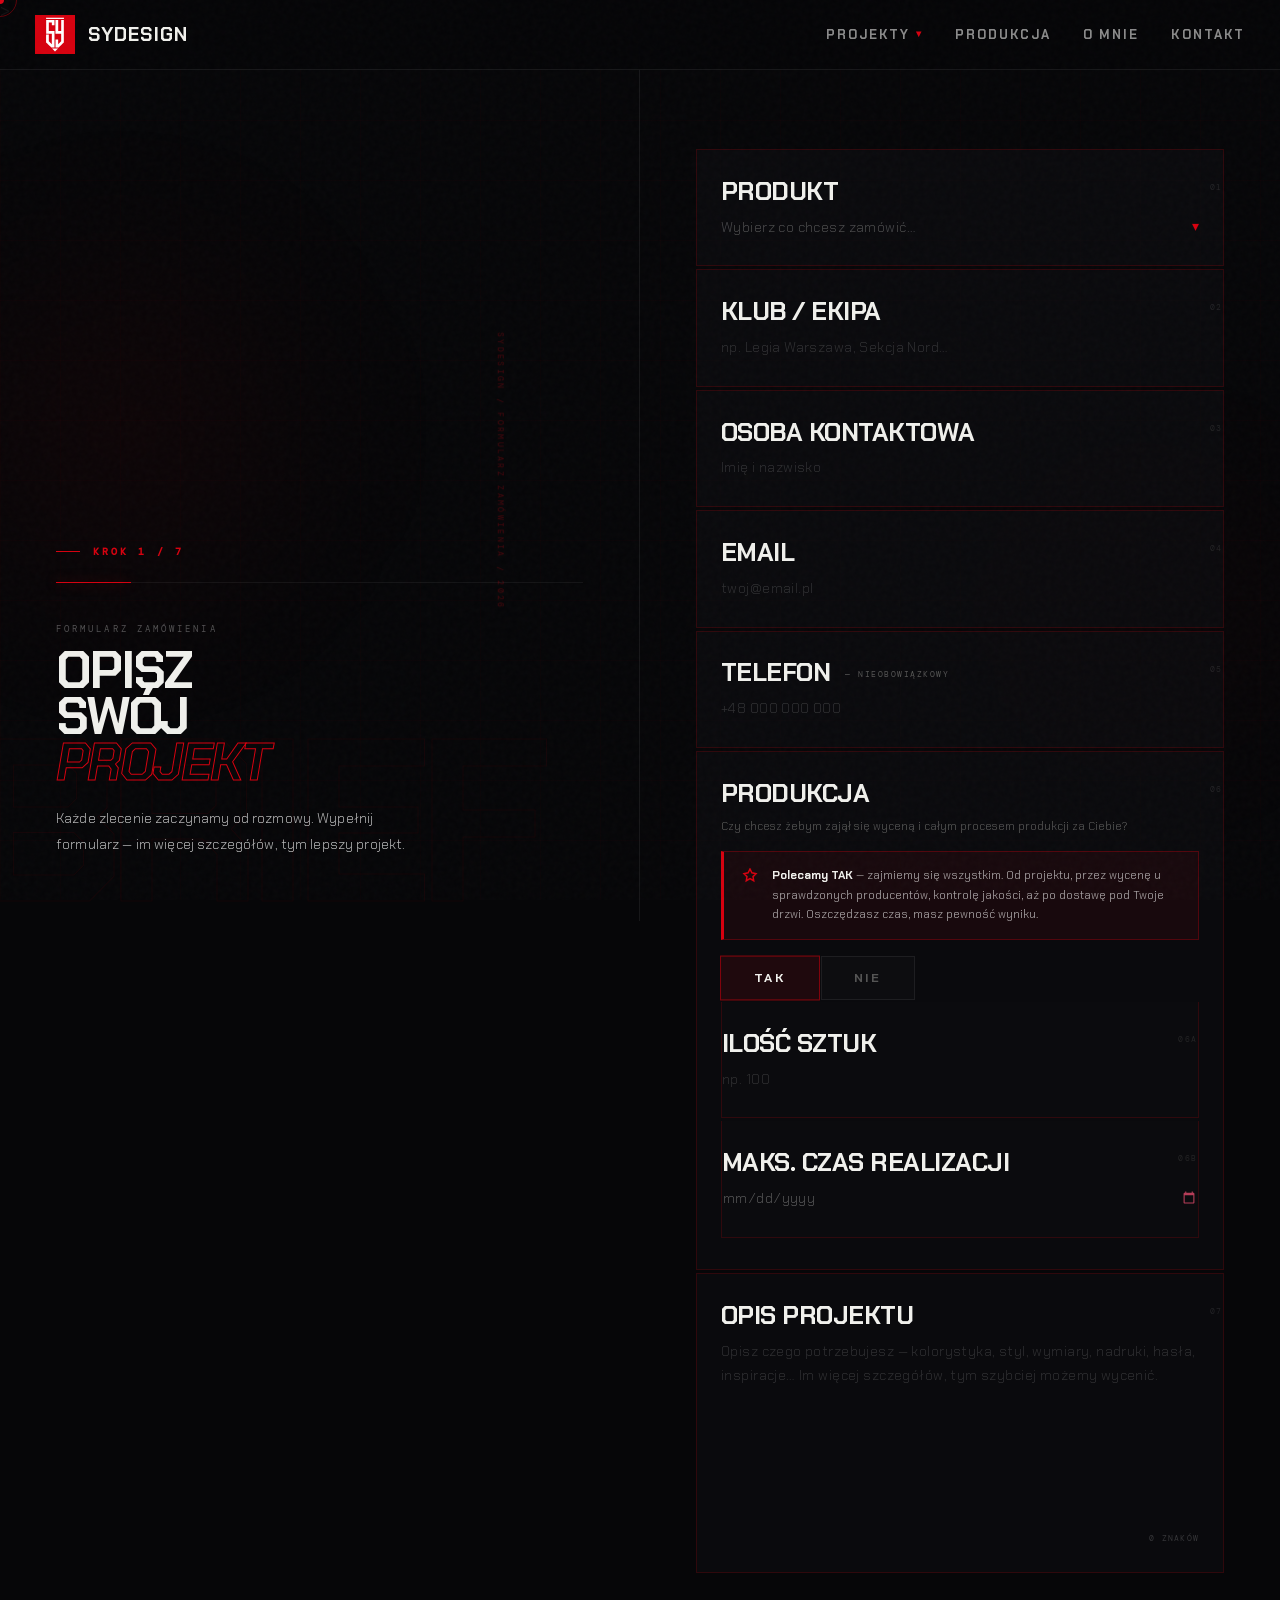
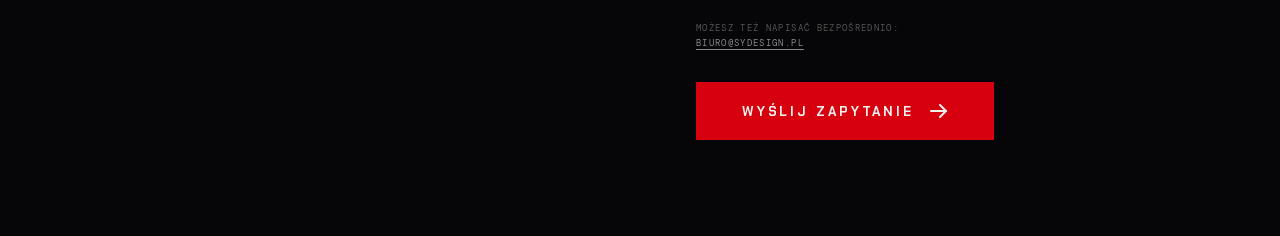
<file: kontakt.html>
<!DOCTYPE html>
<html lang="pl">
<head>
<meta charset="UTF-8">
<meta name="viewport" content="width=device-width, initial-scale=1.0">
<title>SYDESIGN | Napisz do nas</title>
<link href="https://fonts.googleapis.com/css2?family=Chakra+Petch:ital,wght@0,300;0,400;0,600;0,700&family=DM+Mono:wght@300;400&display=swap" rel="stylesheet"
<link rel="stylesheet" href="css/global.css">
<link rel="stylesheet" href="css/menu.css">
<link rel="stylesheet" href="css/produkcja.css">
<link rel="stylesheet" href="css/socials.css">
<link rel="stylesheet" href="css/footer.css">
<link rel="stylesheet" href="css/zamow.css">>
<style>
*, *::before, *::after { box-sizing: border-box; margin: 0; padding: 0; }
:root {
  --red: #d7000f;
  --bg: #060608;
  --surface: #0d0d10;
  --border: rgba(255,255,255,.07);
  --border-focus: rgba(215,0,15,.5);
  --mid: #8a8a8a;
  --muted: #555;
  --white: #f0f0ec;
}
html { scroll-behavior: smooth; }
body {
  font-family: 'Chakra Petch', sans-serif;
  background: var(--bg); color: var(--white);
  overflow-x: hidden; cursor: none; min-height: 100vh;
}

/* CURSOR */
.cur { position: fixed; top: 0; left: 0; width: 8px; height: 8px; background: var(--red); border-radius: 50%; pointer-events: none; z-index: 9999; transform: translate(-50%,-50%); transition: width .15s, height .15s; mix-blend-mode: screen; }
.cur-ring { position: fixed; top: 0; left: 0; width: 34px; height: 34px; border: 1px solid rgba(215,0,15,.4); border-radius: 50%; pointer-events: none; z-index: 9998; transform: translate(-50%,-50%); }

/* NOISE */
body::before { content: ''; position: fixed; inset: 0; opacity: .025; pointer-events: none; z-index: 3000; background-image: url("data:image/svg+xml,%3Csvg viewBox='0 0 200 200' xmlns='http://www.w3.org/2000/svg'%3E%3Cfilter id='n'%3E%3CfeTurbulence type='fractalNoise' baseFrequency='.85' numOctaves='4' stitchTiles='stitch'/%3E%3C/filter%3E%3Crect width='100%25' height='100%25' filter='url(%23n)'/%3E%3C/svg%3E"); }

/* ANIMATED BG GRID */
body::after { content: ''; position: fixed; inset: 0; background: linear-gradient(to right, rgba(215,0,15,.022) 1px, transparent 1px), linear-gradient(to bottom, rgba(215,0,15,.022) 1px, transparent 1px); background-size: 60px 60px; animation: gridMove 25s linear infinite; pointer-events: none; z-index: 0; }
@keyframes gridMove { from { background-position: 0 0; } to { background-position: 0 60px; } }



/* =============================================
   PAGE LAYOUT
============================================= */
.page {
  position: relative; z-index: 1;
  min-height: 100vh;
  display: grid;
  grid-template-columns: 1fr 1fr;
}

/* ── LEFT PANEL — fixed tagline ── */
.page-left {
  position: sticky; top: 0;
  height: 100vh;
  display: flex; flex-direction: column; justify-content: flex-end;
  padding: 8rem 3.5rem 4rem;
  border-right: 1px solid var(--border);
  overflow: hidden;
}

/* Big ghost word in background */
.left-ghost {
  position: absolute; bottom: 0; left: -5%;
  font-size: clamp(8rem, 18vw, 16rem);
  font-weight: 700; letter-spacing: -.07em; line-height: .85;
  color: transparent; -webkit-text-stroke: 1px rgba(215,0,15,.07);
  user-select: none; pointer-events: none;
  text-transform: uppercase;
}

/* Step counter — updates with JS */
.left-step-count {
  font-family: 'DM Mono', monospace;
  font-size: .65rem; letter-spacing: .3em; color: var(--red);
  text-transform: uppercase; margin-bottom: 1.5rem;
  display: flex; align-items: center; gap: .8rem;
  font-weight: 600;
}
.left-step-count::before { content: ''; width: 24px; height: 1px; background: var(--red); }
.left-step-progress {
  width: 100%; height: 1px;
  background: rgba(255,255,255,.06);
  margin-bottom: 2.5rem;
  position: relative;
}
.left-step-bar {
  position: absolute; left: 0; top: 0; height: 100%;
  background: var(--red);
  transition: width .5s cubic-bezier(.22,1,.36,1);
  box-shadow: 0 0 6px rgba(215,0,15,.4);
}

.left-eyebrow {
  font-family: 'DM Mono', monospace;
  font-size: .55rem; letter-spacing: .35em; color: rgba(255,255,255,.3);
  text-transform: uppercase; margin-bottom: .8rem;
}
.left-title {
  font-size: clamp(2rem, 4vw, 3.5rem); font-weight: 700;
  letter-spacing: -.04em; line-height: .9; text-transform: uppercase;
  margin-bottom: 1.2rem;
}
.left-title .outline { color: transparent; -webkit-text-stroke: 1px var(--red); font-style: italic; display: block; }
.left-desc { font-size: .88rem; line-height: 1.85; color: rgba(255,255,255,.7); font-weight: 300; max-width: 360px; letter-spacing: .01em; }

/* Decorative vertical label */
.left-vtext {
  position: absolute; right: -1px; top: 50%; transform: translateY(-50%) rotate(90deg);
  font-family: 'DM Mono', monospace; font-size: .48rem; letter-spacing: .3em;
  color: rgba(215,0,15,.3); text-transform: uppercase; white-space: nowrap;
  transform-origin: center; writing-mode: horizontal-tb;
}

/* ── RIGHT PANEL — scrollable form ── */
.page-right {
  padding: 8rem 3.5rem 6rem;
  display: flex; flex-direction: column; gap: 0;
}

/* =============================================
   FORM FIELDS
============================================= */
.f-block {
  padding: 1.8rem 1.5rem;
  margin-bottom: 3px;
  border: 1px solid rgba(215,0,15,.18);
  background: rgba(13,13,16,.7);
  position: relative;
  opacity: 0;
  transform: translateY(20px);
  transition: opacity .6s, transform .6s, border-color .4s, background .4s, box-shadow .4s;
}
.f-block.in { opacity: 1; transform: translateY(0); }



/* Bottom red accent line */
.f-block::after {
  content: ''; position: absolute; bottom: 0; left: 0;
  height: 2px; background: linear-gradient(to right, var(--red), rgba(215,0,15,.4));
  width: 0; transition: width .5s cubic-bezier(.22,1,.36,1);
  z-index: 1;
}
.f-block.focused::after { width: 100%; }

/* Step number — top right */
.f-step-num {
  position: absolute; top: 2rem; right: 0;
  font-family: 'DM Mono', monospace;
  font-size: .5rem; letter-spacing: .2em;
  color: rgba(255,255,255,.1); text-transform: uppercase;
}

/* Large label */
.f-label {
  font-size: 1.6rem; font-weight: 700; letter-spacing: -.02em;
  color: var(--white); text-transform: uppercase; line-height: 1;
  display: block; margin-bottom: .7rem;
}
.f-label-optional {
  font-family: 'DM Mono', monospace;
  font-size: .48rem; letter-spacing: .2em; color: var(--muted);
  font-weight: 400; vertical-align: middle; margin-left: .5rem;
}

/* Input styles */
.f-input, .f-select, .f-textarea {
  width: 100%; background: transparent; border: none; outline: none;
  color: rgba(255,255,255,.4); font-family: 'Chakra Petch', sans-serif;
  font-size: .88rem; font-weight: 300; letter-spacing: .03em;
  -webkit-appearance: none; appearance: none; transition: color .25s;
}
.f-input::placeholder, .f-textarea::placeholder { color: rgba(255,255,255,.15); font-weight: 300; }
.f-input:focus, .f-input:not(:placeholder-shown),
.f-textarea:focus, .f-textarea:not(:placeholder-shown) { color: var(--white); font-weight: 400; }

/* Select */
.f-select-wrap { position: relative; }
.f-select-wrap::after { content: '▾'; position: absolute; right: 0; top: 50%; transform: translateY(-50%); color: var(--red); font-size: .9rem; pointer-events: none; }
.f-select { cursor: pointer; padding-right: 1.8rem; color: rgba(255,255,255,.25); font-size: .88rem; font-weight: 300; }
.f-select.filled { color: var(--white); font-weight: 400; }
.f-select option { background: #0d0d10; color: var(--white); }

/* Textarea */
.f-textarea { resize: none; line-height: 1.7; min-height: 180px; }
.f-char-count { font-family: 'DM Mono', monospace; font-size: .5rem; letter-spacing: .15em; color: rgba(255,255,255,.18); text-transform: uppercase; text-align: right; margin-top: .5rem; }

/* Date */
.f-input[type="date"] { color: rgba(255,255,255,.3); cursor: pointer; font-size: .88rem; font-weight: 300; }
.f-input[type="date"].filled { color: var(--white); font-weight: 400; }
.f-input[type="date"]::-webkit-calendar-picker-indicator { filter: invert(.4) sepia(1) saturate(5) hue-rotate(300deg); cursor: pointer; opacity: .7; }

/* ── PRODUKCJA TOGGLE ── */
.f-radio-group { display: flex; gap: 2px; margin-top: .3rem; }
.f-radio { display: none; }
.f-radio-label {
  display: block; padding: .8rem 2rem;
  font-size: .78rem; font-weight: 700; letter-spacing: .2em; text-transform: uppercase;
  color: var(--muted); background: var(--surface);
  border: 1px solid var(--border); cursor: pointer;
  transition: color .25s, border-color .25s, background .25s;
}
.f-radio-label:hover { color: var(--white); border-color: rgba(255,255,255,.18); }
.f-radio:checked + .f-radio-label { color: var(--white); border-color: rgba(215,0,15,.55); background: rgba(215,0,15,.1); }
.f-prod-info { font-size: .7rem; line-height: 1.7; color: var(--muted); font-weight: 300; margin-bottom: .9rem; max-width: 480px; }

/* Extra fields slide down */
.f-extra { max-height: 0; overflow: hidden; transition: max-height .48s cubic-bezier(.22,1,.36,1); }
.f-extra.open { max-height: 500px; }
.f-extra-inner { display: flex; flex-direction: column; gap: 0; padding-top: 2px; }
.f-extra-inner .f-block { background: rgba(13,13,16,.6); padding-left: 0; padding-right: 0; border-top: none; }

/* ── SUBMIT ── */
.f-submit-wrap {
  margin-top: 3rem;
  display: flex; align-items: flex-start; justify-content: space-between; gap: 2rem;
  flex-wrap: wrap;
}
.f-submit-note { font-family: 'DM Mono', monospace; font-size: .56rem; letter-spacing: .15em; color: var(--muted); text-transform: uppercase; line-height: 1.65; }
.f-submit-note a { color: var(--mid); text-decoration: underline; text-underline-offset: 3px; transition: color .25s; }
.f-submit-note a:hover { color: var(--red); }

.btn-submit {
  display: inline-flex; align-items: center; gap: 1rem;
  padding: 1.2rem 2.8rem;
  background: var(--red); color: var(--white);
  border: 1px solid var(--red); cursor: pointer;
  font-family: 'Chakra Petch', sans-serif;
  font-size: .82rem; font-weight: 700; letter-spacing: .22em; text-transform: uppercase;
  transition: background .3s, color .3s, transform .2s;
  flex-shrink: 0;
}
.btn-submit:hover { background: transparent; color: var(--red); transform: translateY(-2px); }
.btn-submit svg { transition: transform .3s; }
.btn-submit:hover svg { transform: translateX(5px); }

/* =============================================
   SUCCESS OVERLAY
============================================= */
.success-overlay {
  display: none; position: fixed; inset: 0; z-index: 900;
  align-items: center; justify-content: center;
  background: rgba(6,6,8,.96); backdrop-filter: blur(16px);
}
.success-overlay.show { display: flex; }
.success-inner { text-align: center; max-width: 460px; padding: 3rem 2rem; }
.success-icon {
  width: 72px; height: 72px; border: 1px solid var(--red); border-radius: 50%;
  display: flex; align-items: center; justify-content: center;
  margin: 0 auto 2rem; color: var(--red); font-size: 1.8rem;
}
.success-title { font-size: 2.5rem; font-weight: 700; letter-spacing: -.04em; text-transform: uppercase; margin-bottom: 1rem; }
.success-sub { font-size: .82rem; line-height: 1.75; color: var(--mid); margin-bottom: 2.5rem; font-weight: 300; }
.btn-ghost { display: inline-flex; align-items: center; gap: .6rem; padding: .9rem 2rem; border: 1px solid var(--border); color: var(--mid); text-decoration: none; font-size: .72rem; font-weight: 600; letter-spacing: .2em; text-transform: uppercase; transition: border-color .3s, color .3s; font-family: 'Chakra Petch', sans-serif; }
.btn-ghost:hover { border-color: rgba(215,0,15,.4); color: var(--white); }

/* RESPONSIVE */
@media (max-width: 900px) {
  .page { grid-template-columns: 1fr; }
  .page-left { position: relative; height: auto; min-height: 50vh; padding: 7rem 2rem 3rem; border-right: none; border-bottom: 1px solid var(--border); }
  .page-right { padding: 3rem 2rem 5rem; }
  .left-ghost { font-size: 30vw; }
  nav { padding: .85rem 1.2rem; }
}

/* Active / focused field — red highlight */
.f-block.focused {
  background: rgba(215,0,15,.07);
  border-color: rgba(215,0,15,.7);
  box-shadow: 0 0 0 1px rgba(215,0,15,.2), 0 8px 32px -8px rgba(215,0,15,.2);
}
.f-block.focused .f-label { color: var(--red); }
.f-block.focused::after { width: 100%; }

/* Label transition */
.f-label { transition: color .3s; }




/* Floating orbs in background */
.bg-orb {
  position: fixed; border-radius: 50%;
  pointer-events: none; z-index: 0;
  filter: blur(80px);
}
.bg-orb-1 {
  width: 500px; height: 500px;
  background: radial-gradient(circle, rgba(215,0,15,.06) 0%, transparent 70%);
  top: 20%; left: -10%;
  animation: floatOrb1 18s ease-in-out infinite;
}
.bg-orb-2 {
  width: 400px; height: 400px;
  background: radial-gradient(circle, rgba(215,0,15,.04) 0%, transparent 70%);
  bottom: 10%; right: -5%;
  animation: floatOrb2 22s ease-in-out infinite;
}
@keyframes floatOrb1 {
  0%,100% { transform: translate(0,0) scale(1); }
  33% { transform: translate(40px,-60px) scale(1.1); }
  66% { transform: translate(-30px,40px) scale(.95); }
}
@keyframes floatOrb2 {
  0%,100% { transform: translate(0,0) scale(1); }
  33% { transform: translate(-50px,30px) scale(1.08); }
  66% { transform: translate(30px,-40px) scale(.92); }
}

/* Step number pulse on focus */
.f-block.focused .f-step-num {
  color: rgba(215,0,15,.4);
  animation: numPop .4s cubic-bezier(.22,1,.36,1);
}
@keyframes numPop {
  0% { transform: scale(1); }
  50% { transform: scale(1.3); }
  100% { transform: scale(1); }
}

/* Left panel ghost word animation */
#leftGhost {
  transition: opacity .4s ease, transform .5s cubic-bezier(.22,1,.36,1);
}

/* Progress bar glow */
.left-step-bar {
  box-shadow: 0 0 12px rgba(215,0,15,.5), 0 0 24px rgba(215,0,15,.2);
}

/* Left desc sliding */
#leftDesc {
  transition: opacity .35s ease, transform .35s ease;
  will-change: opacity, transform;
}

/* f-block entrance: slide from right subtly */
.f-block.in {
  animation: none;
}

/* Submit button pulse */
.btn-submit {
  position: relative; overflow: hidden;
}
.btn-submit::before {
  content: '';
  position: absolute; top: -50%; left: -60%;
  width: 40%; height: 200%;
  background: linear-gradient(to right, transparent, rgba(255,255,255,.12), transparent);
  transform: skewX(-20deg);
  animation: btnShimmer 3s ease-in-out infinite;
}
@keyframes btnShimmer {
  0% { left: -60%; }
  40%,100% { left: 160%; }
}

/* Field input typing animation */
.f-input, .f-select, .f-textarea {
  transition: color .25s, border-color .3s;
}

/* Radio labels scale on select */
.f-radio:checked + .f-radio-label {
  transform: scale(1.02);
  transition: color .25s, border-color .25s, background .25s, transform .3s cubic-bezier(.22,1,.36,1);
}

/* Textarea growing feel */
.f-textarea {
  transition: min-height .3s ease, color .25s;
}
.f-block.focused .f-textarea {
  min-height: 200px;
}


/* Produkcja upsell box */
.f-prod-upsell {
  display: flex; gap: .9rem; align-items: flex-start;
  margin-top: .8rem; margin-bottom: 1rem;
  padding: .9rem 1.1rem;
  background: rgba(215,0,15,.07);
  border: 1px solid rgba(215,0,15,.3);
  border-left: 3px solid var(--red);
}
.f-prod-upsell-icon {
  color: var(--red); flex-shrink: 0; margin-top: .1rem;
}
.f-prod-upsell-text {
  font-size: .72rem; line-height: 1.7; color: rgba(255,255,255,.65); font-weight: 300;
}
.f-prod-upsell-text strong { color: var(--white); font-weight: 700; }

/* f-extra open by default (TAK is checked) */

</style>
</head>
<body>
<div class="bg-orb bg-orb-1"></div>
<div class="bg-orb bg-orb-2"></div>
<div class="cur" id="cur"></div>
<div class="cur-ring" id="curRing"></div>

<!-- SUCCESS -->
<div class="success-overlay" id="successOverlay">
  <div class="success-inner">
    <div class="success-icon">✓</div>
    <h2 class="success-title">Zapytanie<br>wysłane</h2>
    <p class="success-sub">Dziękujemy! Odezwiemy się do Ciebie w ciągu 24 godzin i omówimy szczegóły projektu.</p>
    <a href="index.html" class="btn-ghost">← Wróć do portfolio</a>
  </div>
</div>

<nav id="mainNav">
  <a href="index.html" class="nav-logo">
    <img src="Image/Template/Logo-sydesign.svg" alt="SYDESIGN">
    <span class="nav-logo-text">SYDESIGN</span>
  </a>
  <ul class="nav-links">
    <li id="projLi">
      <button class="nav-link" onclick="toggleProj()">Projekty <span class="nav-chev">▾</span></button>
      <div class="nav-dropdown">
		<a href="koszulki-sportowe.html" class="cat-active">Koszulki sportowe</a>
		<a href="fightwear.html">Fightwear</a>
        <a href="odziez.html">Odzież kibicowska</a>
        <a href="koszulki.html">Koszulki</a>
        <a href="flagi.html">Flagi</a>
		<a href="oprawy.html">Oprawy</a>
        <a href="szaliki.html">Szaliki</a>
        <a href="akcesoria.html">Akcesoria</a>
        
      </div>
    </li>
    <li><a href="produkcja.html" class="nav-link">Produkcja</a></li>
    <li><a href="o-mnie.html" class="nav-link">O mnie</a></li>
    <li><a href="#kontakt" class="nav-link">Kontakt</a></li>
  </ul>
  <button class="hamburger" id="hamburger" onclick="toggleMob()">
    <span></span><span></span><span></span>
  </button>
</nav>

<!-- PAGE -->
<div class="page">

  <!-- LEFT: sticky panel -->
  <div class="page-left" id="pageLeft">
    <div class="left-ghost" id="leftGhost">BRIEF</div>

    <div class="left-step-count" id="leftStepTxt">Krok 1 / 7</div>
    <div class="left-step-progress">
      <div class="left-step-bar" id="leftStepBar" style="width:14%"></div>
    </div>

    <p class="left-eyebrow">Formularz zamówienia</p>
    <h2 class="left-title">
      Opisz<br>swój
      <span class="outline">projekt</span>
    </h2>
    <p class="left-desc" id="leftDesc">Każde zlecenie zaczynamy od rozmowy. Wypełnij formularz — im więcej wiesz, tym lepszy projekt.</p>

    <div class="left-vtext">SYDESIGN / FORMULARZ ZAMÓWIENIA / 2026</div>
  </div>

  <!-- RIGHT: scrollable form -->
  <div class="page-right">
    <form id="orderForm" onsubmit="handleSubmit(event)">

      <!-- 01 PRODUKT -->
      <div class="f-block" id="fb1">
        <span class="f-step-num">01</span>
        <label class="f-label" for="produkt">Produkt</label>
        <div class="f-select-wrap">
          <select class="f-select" id="produkt" name="produkt" required onchange="this.classList.add('filled'); updateLeft();">
            <option value="" disabled selected>Wybierz co chcesz zamówić…</option>
            <option value="Szalik kibicowski">Szalik kibicowski</option>
            <option value="Odzież kibicowska">Odzież kibicowska</option>
            <option value="Fightwear">Fightwear</option>
            <option value="Flagi i Oprawy">Flagi i Oprawy</option>
            <option value="Akcesoria">Akcesoria</option>
            <option value="Sport T-Shirts">Sport T-Shirts</option>
            <option value="Inne">Inne</option>
          </select>
        </div>
      </div>

      <!-- 02 KLUB -->
      <div class="f-block" id="fb2">
        <span class="f-step-num">02</span>
        <label class="f-label" for="klub">Klub / Ekipa</label>
        <input class="f-input" type="text" id="klub" name="klub" placeholder="np. Legia Warszawa, Sekcja Nord…" required oninput="updateLeft()">
      </div>

      <!-- 03 OSOBA -->
      <div class="f-block" id="fb3">
        <span class="f-step-num">03</span>
        <label class="f-label" for="osoba">Osoba kontaktowa</label>
        <input class="f-input" type="text" id="osoba" name="osoba" placeholder="Imię i nazwisko" required oninput="updateLeft()">
      </div>

      <!-- 04 EMAIL -->
      <div class="f-block" id="fb4">
        <span class="f-step-num">04</span>
        <label class="f-label" for="email">Email</label>
        <input class="f-input" type="email" id="email" name="email" placeholder="twoj@email.pl" required oninput="updateLeft()">
      </div>

      <!-- 05 TELEFON -->
      <div class="f-block" id="fb5">
        <span class="f-step-num">05</span>
        <label class="f-label" for="telefon">Telefon <span class="f-label-optional">— nieobowiązkowy</span></label>
        <input class="f-input" type="tel" id="telefon" name="telefon" placeholder="+48 000 000 000" oninput="updateLeft()">
      </div>

      <!-- 06 PRODUKCJA -->
      <div class="f-block" id="fb6">
        <span class="f-step-num">06</span>
        <label class="f-label">Produkcja</label>
        <p class="f-prod-info">Czy chcesz żebym zajął się wyceną i całym procesem produkcji za Ciebie?</p>
        <div class="f-prod-upsell">
          <div class="f-prod-upsell-icon">
            <svg width="16" height="16" viewBox="0 0 16 16" fill="none" stroke="currentColor" stroke-width="1.5" stroke-linecap="round">
              <path d="M8 1l1.9 3.8L14 5.7l-3 2.9.7 4.1L8 10.5 4.3 12.7l.7-4.1L2 5.7l4.1-.9z"/>
            </svg>
          </div>
          <p class="f-prod-upsell-text"><strong>Polecamy TAK</strong> — zajmiemy się wszystkim. Od projektu, przez wycenę u sprawdzonych producentów, kontrolę jakości, aż po dostawę pod Twoje drzwi. Oszczędzasz czas, masz pewność wyniku.</p>
        </div>
        <div class="f-radio-group">
          <input class="f-radio" type="radio" name="produkcja" id="prod-tak" value="TAK" onchange="toggleProd(true); updateLeft();" checked>
          <label class="f-radio-label" for="prod-tak">TAK</label>
          <input class="f-radio" type="radio" name="produkcja" id="prod-nie" value="NIE" onchange="toggleProd(false); updateLeft();">
          <label class="f-radio-label" for="prod-nie">NIE</label>
        </div>
        <!-- Slide-in extras -->
        <div class="f-extra" id="fExtra">
          <div class="f-extra-inner">
            <div class="f-block">
              <span class="f-step-num">06a</span>
              <label class="f-label" for="ilosc">Ilość sztuk</label>
              <input class="f-input" type="number" id="ilosc" name="ilosc" placeholder="np. 100" min="1">
            </div>
            <div class="f-block">
              <span class="f-step-num">06b</span>
              <label class="f-label" for="termin">Maks. czas realizacji</label>
              <input class="f-input" type="date" id="termin" name="termin" onchange="this.classList.add('filled')">
            </div>
          </div>
        </div>
      </div>

      <!-- 07 OPIS -->
      <div class="f-block" id="fb7">
        <span class="f-step-num">07</span>
        <label class="f-label" for="opis">Opis projektu</label>
        <textarea class="f-textarea" id="opis" name="opis"
          placeholder="Opisz czego potrzebujesz — kolorystyka, styl, wymiary, nadruki, hasła, inspiracje… Im więcej szczegółów, tym szybciej możemy wycenić."
          required oninput="document.getElementById('charCount').textContent=this.value.length+' znaków'; updateLeft();"></textarea>
        <div class="f-char-count" id="charCount">0 znaków</div>
      </div>

      <!-- SUBMIT -->
      <div class="f-submit-wrap">
        <p class="f-submit-note">
          Możesz też napisać bezpośrednio:<br>
          <a href="mailto:biuro@sydesign.pl">biuro@sydesign.pl</a>
        </p>
        <button type="submit" class="btn-submit" id="submitBtn">
          Wyślij zapytanie
          <svg width="18" height="14" viewBox="0 0 18 14" fill="none" stroke="currentColor" stroke-width="2" stroke-linecap="round">
            <line x1="1" y1="7" x2="16" y2="7"/>
            <polyline points="10,1 16,7 10,13"/>
          </svg>
        </button>
      </div>

    </form>
  </div><!-- /page-right -->

</div><!-- /page -->

<script>
// CURSOR
(function() {
  var c = document.getElementById('cur'), r = document.getElementById('curRing');
  var mx = 0, my = 0, rx = 0, ry = 0;
  document.addEventListener('mousemove', function(e) { mx = e.clientX; my = e.clientY; });
  (function a() { c.style.left=mx+'px'; c.style.top=my+'px'; rx+=(mx-rx)*.11; ry+=(my-ry)*.11; r.style.left=rx+'px'; r.style.top=ry+'px'; requestAnimationFrame(a); })();
  document.querySelectorAll('a,button,input,select,textarea,.f-radio-label').forEach(function(el) {
    el.addEventListener('mouseenter', function() { c.style.width='14px'; c.style.height='14px'; r.style.width='50px'; r.style.height='50px'; r.style.borderColor='var(--red)'; });
    el.addEventListener('mouseleave', function() { c.style.width='8px'; c.style.height='8px'; r.style.width='34px'; r.style.height='34px'; r.style.borderColor='rgba(215,0,15,.4)'; });
  });
})();

// NAV
function toggleNav() { document.getElementById('navWrap').classList.toggle('open'); }
document.addEventListener('click', function(e) { var w=document.getElementById('navWrap'); if(w&&!w.contains(e.target))w.classList.remove('open'); });

// PRODUKCJA TOGGLE
function toggleProd(show) {
  var ex = document.getElementById('fExtra');
  ex.classList.toggle('open', show);
  if (!show) {
    document.getElementById('ilosc').value = '';
    var t = document.getElementById('termin');
    t.value = ''; t.classList.remove('filled');
  }
}

// LEFT PANEL — updates ON FOCUS (before filling)
var fieldMeta = {
  produkt:   { step: 1, ghost: 'PRODUKT',   desc: 'Powiedz nam co chcesz zamówić. Szalik, koszulkę, flagę, akcesoria — każda kategoria ma swoje możliwości.' },
  klub:      { step: 2, ghost: 'KLUB',      desc: 'Dla jakiego klubu lub ekipy pracujemy? Każdy projekt zaczynamy od tożsamości grupy.' },
  osoba:     { step: 3, ghost: 'KONTAKT',   desc: 'Kto odpowiada za projekt z Waszej strony? Będziemy kontaktować się bezpośrednio z Tobą.' },
  email:     { step: 4, ghost: 'EMAIL',     desc: 'Adres email to nasz kanał komunikacji. Tam wyślemy wycenę i projekt do akceptacji.' },
  telefon:   { step: 5, ghost: 'TELEFON',   desc: 'Opcjonalnie. Jeśli wolisz porozmawiać — chętnie zadzwonimy.' },
  produkcja: { step: 6, ghost: 'PRODUKCJA', desc: 'Czy chcesz żebyśmy zajęli się całym procesem — od projektu po dostawę gotowego produktu pod drzwi?' },
  ilosc:     { step: 6, ghost: 'ILOŚĆ',     desc: 'Podaj planowaną ilość sztuk. Minimalne zamówienie zależy od produktu — wycenimy dokładnie.' },
  termin:    { step: 6, ghost: 'TERMIN',    desc: 'Kiedy potrzebujesz gotowego produktu? Typowy czas realizacji to 3–4 tygodnie od akceptacji projektu.' },
  opis:      { step: 7, ghost: 'OPIS',      desc: 'Najważniejsze pole. Im dokładniej opiszesz wizję — kolory, styl, hasła, inspiracje — tym lepszy projekt.' }
};
var defaultMeta = { step: 1, ghost: 'BRIEF', desc: 'Każde zlecenie zaczynamy od rozmowy. Wypełnij formularz — im więcej szczegółów, tym lepszy projekt.' };

function setLeft(meta) {
  var ghost = document.getElementById('leftGhost');
  var desc = document.getElementById('leftDesc');
  var stepTxt = document.getElementById('leftStepTxt');
  var stepBar = document.getElementById('leftStepBar');

  if (ghost && ghost.textContent !== meta.ghost) {
    ghost.style.opacity = '0';
    ghost.style.transform = 'translateY(-24px)';
    setTimeout(function() {
      ghost.textContent = meta.ghost;
      ghost.style.opacity = '1';
      ghost.style.transform = 'translateY(0)';
    }, 220);
  }
  if (desc) {
    desc.style.opacity = '0';
    desc.style.transform = 'translateY(8px)';
    setTimeout(function() {
      desc.textContent = meta.desc;
      desc.style.opacity = '1';
      desc.style.transform = 'translateY(0)';
    }, 180);
  }
  if (stepTxt) stepTxt.textContent = 'Krok ' + meta.step + ' / 7';
  if (stepBar) stepBar.style.width = (meta.step / 7 * 100) + '%';
}

var activeBlock = null;
function onFieldFocus(fieldName, blockEl) {
  document.querySelectorAll('.f-block').forEach(function(b) { b.classList.remove('focused'); });
  if (blockEl) blockEl.classList.add('focused');
  activeBlock = blockEl;
  setLeft(fieldMeta[fieldName] || defaultMeta);
}
function onFieldBlur() {
  if (activeBlock) activeBlock.classList.remove('focused');
  activeBlock = null;
}
function updateLeft() {}

// Animate blocks in on load + focus bindings
window.addEventListener('DOMContentLoaded', function() {
  // Staggered entrance
  var blocks = document.querySelectorAll('.f-block');
  blocks.forEach(function(b, i) {
    setTimeout(function() { b.classList.add('in'); }, 150 + i * 90);
  });

  // Bind each field to its focus handler
  var fieldBindings = [
    { id: 'produkt', block: 'fb1' },
    { id: 'klub',    block: 'fb2' },
    { id: 'osoba',   block: 'fb3' },
    { id: 'email',   block: 'fb4' },
    { id: 'telefon', block: 'fb5' },
    { id: 'ilosc',   block: 'fb6' },
    { id: 'termin',  block: 'fb6' },
    { id: 'opis',    block: 'fb7' },
  ];
  fieldBindings.forEach(function(b) {
    var el = document.getElementById(b.id);
    var block = document.getElementById(b.block);
    if (!el) return;
    el.addEventListener('focus', function() { onFieldFocus(b.id, block); });
    el.addEventListener('blur', function() { onFieldBlur(); });
  });

  // Radio buttons for produkcja
  var radios = document.querySelectorAll('input[name="produkcja"]');
  radios.forEach(function(r) {
    var block = document.getElementById('fb6');
    r.addEventListener('focus', function() { onFieldFocus('produkcja', block); });
    r.addEventListener('blur', function() { onFieldBlur(); });
    r.addEventListener('change', function() { onFieldFocus('produkcja', block); });
  });
  // Radio labels click
  document.querySelectorAll('.f-radio-label').forEach(function(lbl) {
    lbl.addEventListener('click', function() {
      onFieldFocus('produkcja', document.getElementById('fb6'));
    });
  });

  // Select focus
  var sel = document.getElementById('produkt');
  sel.addEventListener('focus', function() { onFieldFocus('produkt', document.getElementById('fb1')); });
  sel.addEventListener('blur', function() { onFieldBlur(); });
  sel.addEventListener('change', function() { onFieldFocus('produkt', document.getElementById('fb1')); sel.classList.add('filled'); });

  // Show default left panel state
  setLeft(defaultMeta);
  // TAK is default — open the extra fields
  var fExtra = document.getElementById('fExtra');
  if (fExtra) fExtra.classList.add('open');

  // Parallax on left ghost on mousemove
  document.addEventListener('mousemove', function(e) {
    var ghost = document.getElementById('leftGhost');
    if (!ghost) return;
    var rx = (e.clientX / window.innerWidth - .5) * 18;
    var ry = (e.clientY / window.innerHeight - .5) * 10;
    ghost.style.transform = 'translate(' + rx + 'px, ' + ry + 'px)';
  });
});

// SUBMIT
function handleSubmit(e) {
  e.preventDefault();
  var f = new FormData(e.target);
  var prod = f.get('produkcja') || 'NIE';
  var body = 'SYDESIGN — ZAPYTANIE O PROJEKT\n';
  body += '═══════════════════════════════\n\n';
  body += 'PRODUKT: ' + (f.get('produkt') || '—') + '\n';
  body += 'KLUB / EKIPA: ' + (f.get('klub') || '—') + '\n';
  body += 'OSOBA KONTAKTOWA: ' + (f.get('osoba') || '—') + '\n';
  body += 'EMAIL: ' + (f.get('email') || '—') + '\n';
  body += 'TELEFON: ' + (f.get('telefon') || '—') + '\n\n';
  body += 'PRODUKCJA (wycena + realizacja): ' + prod + '\n';
  if (prod === 'TAK') {
    body += 'ILOŚĆ SZTUK: ' + (f.get('ilosc') || '—') + '\n';
    body += 'MAKS. TERMIN: ' + (f.get('termin') || '—') + '\n';
  }
  body += '\n═══════════════════════════════\n';
  body += 'OPIS PROJEKTU:\n\n' + (f.get('opis') || '—');
  var subject = encodeURIComponent('[SYDESIGN] ' + (f.get('produkt') || 'Zapytanie') + ' — ' + (f.get('klub') || ''));
  window.location.href = 'mailto:biuro@sydesign.pl?subject=' + subject + '&body=' + encodeURIComponent(body);
  var btn = document.getElementById('submitBtn');
  btn.textContent = 'Wysyłanie…'; btn.disabled = true;
  setTimeout(function() { document.getElementById('successOverlay').classList.add('show'); }, 900);
}
</script>
</body>
</html>
</file>
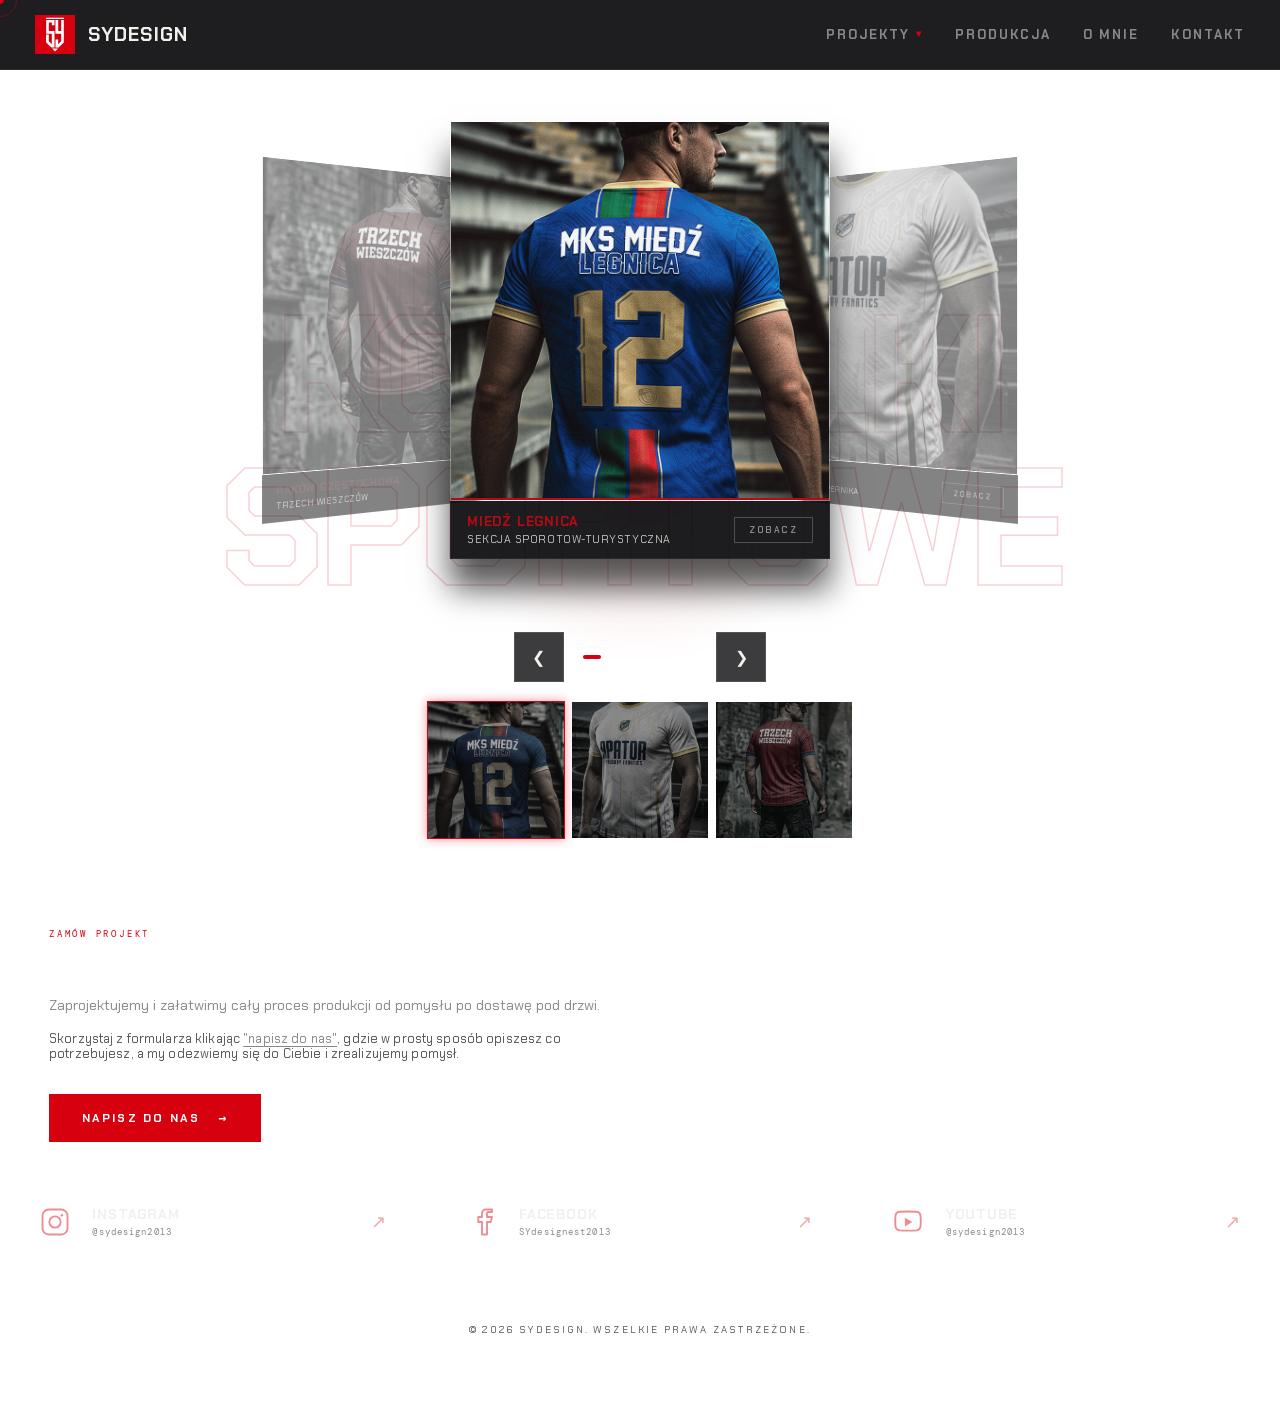
<file: koszulki-sportowe.html>
<!DOCTYPE html>




<meta charset="UTF-8">
<meta name="viewport" content="width=device-width, initial-scale=1.0">
<title>Koszulki Bawełniane</title>
<link href="https://fonts.googleapis.com/css2?family=Chakra+Petch:ital,wght@0,300;0,400;0,600;0,700&amp;family=DM+Mono:wght@300;400&amp;display=swap" rel="stylesheet">
<link rel="stylesheet" href="css/global.css">
<link rel="stylesheet" href="css/menu.css">
<link rel="stylesheet" href="css/carousel.css">
<link rel="stylesheet" href="css/socials.css">
<link rel="stylesheet" href="css/footer.css">
<link rel="stylesheet" href="css/zamow.css">


<div class="cur" id="cur"></div>
<div class="cur-ring" id="curRing"></div>

<!-- MOBILE MENU -->
<div class="mob-overlay" id="mobOverlay" onclick="closeMob()"></div>
<div class="mob-menu" id="mobMenu">
  <button class="mob-close" onclick="closeMob()">✕</button>
  <div class="mob-section">
    <button class="mob-section-btn" id="mobProjBtn" onclick="toggleMobSub()">Projekty <span class="mc">›</span></button>
    <div class="mob-sub" id="mobSub">
	<a href="koszulki-sportowe.html" onclick="closeMob()">Koszulki sportowe</a>
		<a href="fightwear.html" onclick="closeMob()">Fightwear</a>
		<a href="odziez.html" onclick="closeMob()">Odzież kibicowska</a>
		<a href="koszulki.html" onclick="closeMob()">Koszulki</a>
		<a href="flagi.html" onclick="closeMob()">Flagi</a>
		<a href="oprawy.html" onclick="closeMob()">Oprawy</a>
		<a href="szaliki.html" onclick="closeMob()">Szaliki</a>
		<a href="akcesoria.html" onclick="closeMob()">Akcesoria</a> 
    </div>
  </div>
  <a href="produkcja.html" class="mob-plain" onclick="closeMob()">Produkcja</a>
  <a href="o-mnie.html" class="mob-plain" onclick="closeMob()">O mnie</a>
  <a href="#kontakt" class="mob-plain" onclick="closeMob()">Kontakt</a>
</div>

<!-- NAV -->
<nav id="mainNav">
  <a href="index.html" class="nav-logo">
    <img src="Image/Template/Logo-sydesign.svg" alt="SYDESIGN">
    <span class="nav-logo-text">SYDESIGN</span>
  </a>
  <ul class="nav-links">
    <li id="projLi">
      <button class="nav-link" onclick="toggleProj()">Projekty <span class="nav-chev">▾</span></button>
      <div class="nav-dropdown">
		<a href="koszulki-sportowe.html" class="cat-active">Koszulki sportowe</a>
		<a href="fightwear.html" >Fightwear</a>
		<a href="odziez.html">Odzież kibicowska</a>
		<a href="koszulki.html">Koszulki</a>
		<a href="flagi.html">Flagi</a>
		<a href="oprawy.html">Oprawy</a>
		<a href="szaliki.html">Szaliki</a>
		<a href="akcesoria.html">Akcesoria</a>        
      </div>
    </li>
    <li><a href="produkcja.html" class="nav-link">Produkcja</a></li>
    <li><a href="o-mnie.html" class="nav-link">O mnie</a></li>
    <li><a href="#kontakt" class="nav-link">Kontakt</a></li>
  </ul>
  <button class="hamburger" id="hamburger" onclick="toggleMob()">
    <span></span><span></span><span></span>
  </button>
</nav>

<!-- CAROUSEL SECTION -->
<div class="carousel-section" id="carousel">
  <div class="cr-bg-title">
    <span class="cr-bg-text">KOSZULKI<br>SPORTOWE</span>
  </div>
  <div class="cr-glow"></div>
  
  <div class="cr-stage-wrap" id="crStage">
    <div class="cr-card" data-pos="0">
      <div class="cr-img-box"><img src="Image/Koszulkasportowa/01_MiedzLegnicaSekcjaSportowoTurystyczna.webp" alt="Szal 1"></div>
      <div class="cr-label">
        <div class="cr-label-text">
          <span class="cr-label-title">Miedź Legnica</span>
          <span class="cr-label-sub">Sekcja Sporotow-turystyczna</span>
        </div>
        <a href="formularz.html" class="cr-label-btn">Zobacz</a>
      </div>
    </div>
    <div class="cr-card" data-pos="1">
      <div class="cr-img-box"><img src="Image/Koszulkasportowa/01_ApatorTorun.webp" alt="Szal 2"></div>
      <div class="cr-label">
        <div class="cr-label-text">
          <span class="cr-label-title">Apator Toruń</span>
          <span class="cr-label-sub">Duma Grodu Kopernika</span>
        </div>
        <a href="formularz.html" class="cr-label-btn">Zobacz</a>
      </div>
    </div>
    <div class="cr-card" data-pos="-1">
      <div class="cr-img-box"><img src="Image/Koszulkasportowa/01_Rakow3W.webp" alt="Szal 3"></div>
      <div class="cr-label">
        <div class="cr-label-text">
          <span class="cr-label-title">Raków Częstochowa</span>
          <span class="cr-label-sub">Trzech Wieszczów</span>
        </div>
        <a href="formularz.html" class="cr-label-btn">Zobacz</a>
      </div>
    </div>
  </div>

  <div class="cr-controls">
    <button class="cr-arr" id="crPrev">❮</button>
    <div class="cr-dots" id="crDots"></div>
    <div class="cr-counter" id="crCount">1 / 3</div>
    <button class="cr-arr" id="crNext">❯</button>
  </div>

  <div class="cr-thumbs" id="crThumbs">
    <div class="cr-thumb active"><img src="Image/Koszulkasportowa/01_MiedzLegnicaSekcjaSportowoTurystyczna.webp" alt="T1"></div>
    <div class="cr-thumb"><img src="Image/Koszulkasportowa/01_ApatorTorun.webp" alt="T2"></div>
    <div class="cr-thumb"><img src="Image/Koszulkasportowa/01_Rakow3W.webp" alt="T3"></div>
  </div>
</div>

<!-- ZAMOW PROJEKT -->
<div class="inquiry reveal">
  <p class="inquiry-eyebrow">Zamów projekt</p>
  <h2 class="inquiry-title">Potrzebujesz projekt koszulek sportowych dla twojej ekipy?</h2>
  <p class="inquiry-sub">Zaprojektujemy i załatwimy cały proces produkcji od pomysłu po dostawę pod drzwi.</p>
  <p class="inquiry-fine">Skorzystaj z formularza klikając <a href="mailto:biuro@sydesign.pl">"napisz do nas"</a>, gdzie w prosty sposób opiszesz co potrzebujesz, a my odezwiemy się do Ciebie i zrealizujemy pomysł.</p>
  <a href="mailto:biuro@sydesign.pl" class="btn-primary">Napisz do nas</a>
</div>

<!-- SOCIAL -->
<div class="social-bar reveal">
  <a href="https://www.instagram.com/sydesign2013/" target="_blank" rel="noopener" class="social-item">
    <svg class="social-icon" viewBox="0 0 24 24" fill="none">
      <rect x="2" y="2" width="20" height="20" rx="5" stroke="currentColor" stroke-width="1.5"></rect>
      <circle cx="12" cy="12" r="4.5" stroke="currentColor" stroke-width="1.5"></circle>
      <circle cx="17.5" cy="6.5" r="1" fill="currentColor"></circle>
    </svg>
    <div class="social-info">
      <span class="social-name">Instagram</span>
      <span class="social-handle">@sydesign2013</span>
    </div>
    <span class="social-arrow">↗</span>
  </a>
  <a href="https://www.facebook.com/SYdesignest2013/" target="_blank" rel="noopener" class="social-item">
    <svg class="social-icon" viewBox="0 0 24 24" fill="none">
      <path d="M18 2H15C13.3 2 12 3.3 12 5V8H9V12H12V22H16V12H19L20 8H16V5C16 4.4 16.4 4 17 4H20V2Z" stroke="currentColor" stroke-width="1.5" stroke-linecap="round" stroke-linejoin="round"></path>
    </svg>
    <div class="social-info">
      <span class="social-name">Facebook</span>
      <span class="social-handle">SYdesignest2013</span>
    </div>
    <span class="social-arrow">↗</span>
  </a>
  <a href="https://www.youtube.com/@sydesign2013" target="_blank" rel="noopener" class="social-item">
    <svg class="social-icon" viewBox="0 0 24 24" fill="none">
      <path d="M22 7S21.8 5.5 21.1 4.8C20.2 3.8 19.2 3.8 18.7 3.8C15.6 3.6 12 3.6 12 3.6C12 3.6 8.4 3.6 5.3 3.8C4.8 3.8 3.8 3.8 2.9 4.8C2.2 5.5 2 7 2 7S1.8 8.7 1.8 10.4V12C1.8 13.7 2 15.4 2 15.4S2.2 16.9 2.9 17.6C3.8 18.6 5 18.6 5.6 18.7C7.3 18.8 12 18.9 12 18.9C12 18.9 15.6 18.9 18.7 18.7C19.2 18.6 20.2 18.6 21.1 17.6C21.8 16.9 22 15.4 22 15.4S22.2 13.7 22.2 12V10.4C22.2 8.7 22 7 22 7Z" stroke="currentColor" stroke-width="1.5"></path>
      <polygon points="9.5,8.5 9.5,15.5 15.5,12" fill="currentColor"></polygon>
    </svg>
    <div class="social-info">
      <span class="social-name">YouTube</span>
      <span class="social-handle">@sydesign2013</span>
    </div>
    <span class="social-arrow">↗</span>
  </a>
</div>

<!-- FOOTER -->
<footer id="kontakt">
  <p>© 2026 SYDESIGN. Wszelkie prawa zastrzeżone.</p>
  <small>100% “nienawiści” do kserówek!</small>
</footer>

<script src="js/main.js"></script>
<script src="js/menu.js"></script>
<script src="js/carousel.js"></script>
</file>
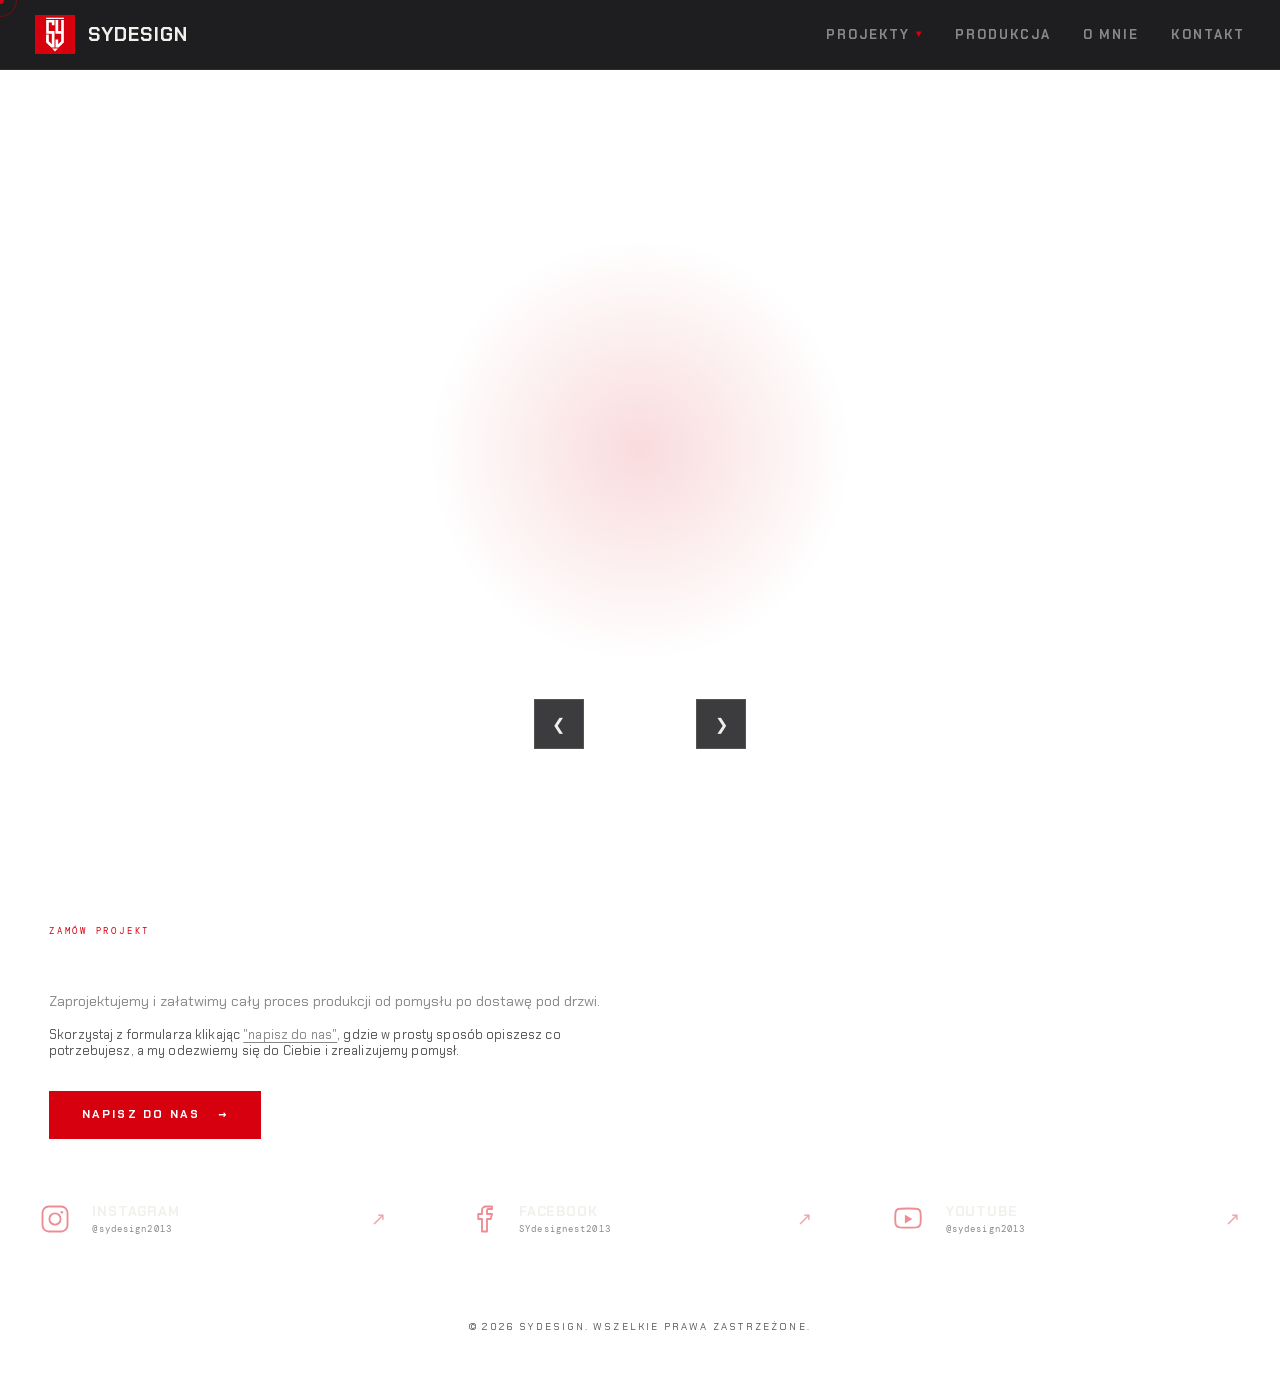
<file: koszulki.html>
<!DOCTYPE html>




<meta charset="UTF-8">
<meta name="viewport" content="width=device-width, initial-scale=1.0">
<title>Koszulki Bawełniane</title>
<link href="https://fonts.googleapis.com/css2?family=Chakra+Petch:ital,wght@0,300;0,400;0,600;0,700&amp;family=DM+Mono:wght@300;400&amp;display=swap" rel="stylesheet">
<link rel="stylesheet" href="css/global.css">
<link rel="stylesheet" href="css/menu.css">
<link rel="stylesheet" href="css/carousel.css">
<link rel="stylesheet" href="css/socials.css">
<link rel="stylesheet" href="css/footer.css">
<link rel="stylesheet" href="css/zamow.css">


<div class="cur" id="cur"></div>
<div class="cur-ring" id="curRing"></div>

<!-- MOBILE MENU -->
<div class="mob-overlay" id="mobOverlay" onclick="closeMob()"></div>
<div class="mob-menu" id="mobMenu">
  <button class="mob-close" onclick="closeMob()">✕</button>
  <div class="mob-section">
    <button class="mob-section-btn" id="mobProjBtn" onclick="toggleMobSub()">Projekty <span class="mc">›</span></button>
    <div class="mob-sub" id="mobSub">
	<a href="koszulki-sportowe.html" onclick="closeMob()">Koszulki sportowe</a>
		<a href="fightwear.html" onclick="closeMob()">Fightwear</a>
		<a href="odziez.html" onclick="closeMob()">Odzież kibicowska</a>
		<a href="koszulki.html" onclick="closeMob()">Koszulki</a>
		<a href="flagi.html" onclick="closeMob()">Flagi</a>
		<a href="oprawy.html" onclick="closeMob()">Oprawy</a>
		<a href="szaliki.html" onclick="closeMob()">Szaliki</a>
		<a href="akcesoria.html" onclick="closeMob()">Akcesoria</a> 
    </div>
  </div>
  <a href="produkcja.html" class="mob-plain" onclick="closeMob()">Produkcja</a>
  <a href="o-mnie.html" class="mob-plain" onclick="closeMob()">O mnie</a>
  <a href="#kontakt" class="mob-plain" onclick="closeMob()">Kontakt</a>
</div>

<!-- NAV -->
<nav id="mainNav">
  <a href="index.html" class="nav-logo">
    <img src="Image/Template/Logo-sydesign.svg" alt="SYDESIGN">
    <span class="nav-logo-text">SYDESIGN</span>
  </a>
  <ul class="nav-links">
    <li id="projLi">
      <button class="nav-link" onclick="toggleProj()">Projekty <span class="nav-chev">▾</span></button>
      <div class="nav-dropdown">
		<a href="koszulki-sportowe.html">Koszulki sportowe</a>
		<a href="fightwear.html" >Fightwear</a>
		<a href="odziez.html">Odzież kibicowska</a>
		<a href="koszulki.html" class="cat-active">Koszulki</a>
		<a href="flagi.html">Flagi</a>
		<a href="oprawy.html">Oprawy</a>
		<a href="szaliki.html">Szaliki</a>
		<a href="akcesoria.html">Akcesoria</a>        
      </div>
    </li>
    <li><a href="produkcja.html" class="nav-link">Produkcja</a></li>
    <li><a href="o-mnie.html" class="nav-link">O mnie</a></li>
    <li><a href="#kontakt" class="nav-link">Kontakt</a></li>
  </ul>
  <button class="hamburger" id="hamburger" onclick="toggleMob()">
    <span></span><span></span><span></span>
  </button>
</nav>

<!-- CAROUSEL SECTION -->
<div class="carousel-section" id="carousel">
  <div class="cr-bg-title">
    <span class="cr-bg-text">KOSZULKI</span>
  </div>
  <div class="cr-glow"></div>

  <div class="cr-stage-wrap" id="crStage">
    </div>

  <div class="cr-controls">
    <button class="cr-arr" id="crPrev">❮</button>
    <div class="cr-dots" id="crDots"></div>
    <div class="cr-counter" id="crCount">0 / 0</div>
    <button class="cr-arr" id="crNext">❯</button>
  </div>

  <div class="cr-thumbs" id="crThumbs"></div>
</div>

<!-- ZAMOW PROJEKT -->
<div class="inquiry reveal">
  <p class="inquiry-eyebrow">Zamów projekt</p>
  <h2 class="inquiry-title">Potrzebujesz projekt koszulki dla twojej ekipy?</h2>
  <p class="inquiry-sub">Zaprojektujemy i załatwimy cały proces produkcji od pomysłu po dostawę pod drzwi.</p>
  <p class="inquiry-fine">Skorzystaj z formularza klikając <a href="mailto:biuro@sydesign.pl">"napisz do nas"</a>, gdzie w prosty sposób opiszesz co potrzebujesz, a my odezwiemy się do Ciebie i zrealizujemy pomysł.</p>
  <a href="mailto:biuro@sydesign.pl" class="btn-primary">Napisz do nas</a>
</div>

<!-- SOCIAL -->
<div class="social-bar reveal">
  <a href="https://www.instagram.com/sydesign2013/" target="_blank" rel="noopener" class="social-item">
    <svg class="social-icon" viewBox="0 0 24 24" fill="none">
      <rect x="2" y="2" width="20" height="20" rx="5" stroke="currentColor" stroke-width="1.5"></rect>
      <circle cx="12" cy="12" r="4.5" stroke="currentColor" stroke-width="1.5"></circle>
      <circle cx="17.5" cy="6.5" r="1" fill="currentColor"></circle>
    </svg>
    <div class="social-info">
      <span class="social-name">Instagram</span>
      <span class="social-handle">@sydesign2013</span>
    </div>
    <span class="social-arrow">↗</span>
  </a>
  <a href="https://www.facebook.com/SYdesignest2013/" target="_blank" rel="noopener" class="social-item">
    <svg class="social-icon" viewBox="0 0 24 24" fill="none">
      <path d="M18 2H15C13.3 2 12 3.3 12 5V8H9V12H12V22H16V12H19L20 8H16V5C16 4.4 16.4 4 17 4H20V2Z" stroke="currentColor" stroke-width="1.5" stroke-linecap="round" stroke-linejoin="round"></path>
    </svg>
    <div class="social-info">
      <span class="social-name">Facebook</span>
      <span class="social-handle">SYdesignest2013</span>
    </div>
    <span class="social-arrow">↗</span>
  </a>
  <a href="https://www.youtube.com/@sydesign2013" target="_blank" rel="noopener" class="social-item">
    <svg class="social-icon" viewBox="0 0 24 24" fill="none">
      <path d="M22 7S21.8 5.5 21.1 4.8C20.2 3.8 19.2 3.8 18.7 3.8C15.6 3.6 12 3.6 12 3.6C12 3.6 8.4 3.6 5.3 3.8C4.8 3.8 3.8 3.8 2.9 4.8C2.2 5.5 2 7 2 7S1.8 8.7 1.8 10.4V12C1.8 13.7 2 15.4 2 15.4S2.2 16.9 2.9 17.6C3.8 18.6 5 18.6 5.6 18.7C7.3 18.8 12 18.9 12 18.9C12 18.9 15.6 18.9 18.7 18.7C19.2 18.6 20.2 18.6 21.1 17.6C21.8 16.9 22 15.4 22 15.4S22.2 13.7 22.2 12V10.4C22.2 8.7 22 7 22 7Z" stroke="currentColor" stroke-width="1.5"></path>
      <polygon points="9.5,8.5 9.5,15.5 15.5,12" fill="currentColor"></polygon>
    </svg>
    <div class="social-info">
      <span class="social-name">YouTube</span>
      <span class="social-handle">@sydesign2013</span>
    </div>
    <span class="social-arrow">↗</span>
  </a>
</div>

<!-- FOOTER -->
<footer id="kontakt">
  <p>© 2026 SYDESIGN. Wszelkie prawa zastrzeżone.</p>
  <small>100% “nienawiści” do kserówek!</small>
</footer>

<script src="js/main.js"></script>
<script src="js/menu.js"></script>
<script src="js/carousel.js"></script>
</file>
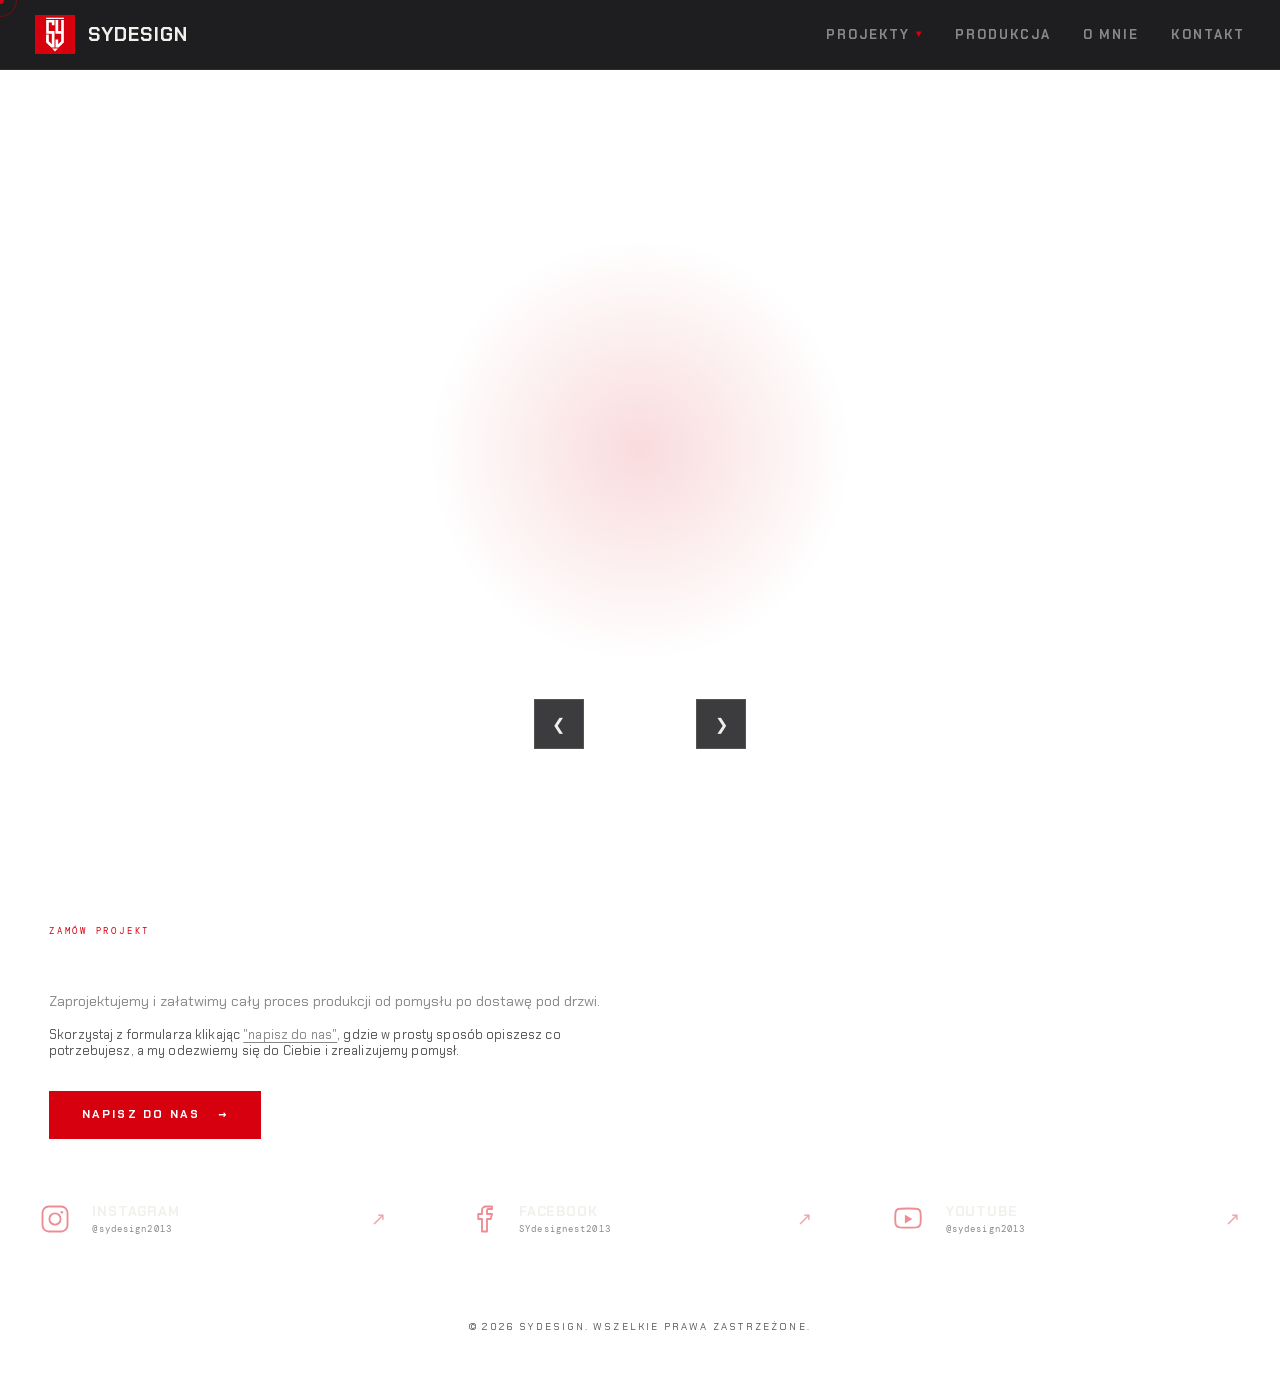
<file: odziez.html>
<!DOCTYPE html>



<meta charset="UTF-8">
<meta name="viewport" content="width=device-width, initial-scale=1.0">
<title>Odzież kibicowska</title>
<link href="https://fonts.googleapis.com/css2?family=Chakra+Petch:ital,wght@0,300;0,400;0,600;0,700&amp;family=DM+Mono:wght@300;400&amp;display=swap" rel="stylesheet">
<link rel="stylesheet" href="css/global.css">
<link rel="stylesheet" href="css/menu.css">
<link rel="stylesheet" href="css/carousel.css">
<link rel="stylesheet" href="css/socials.css">
<link rel="stylesheet" href="css/footer.css">
<link rel="stylesheet" href="css/zamow.css">


<div class="cur" id="cur"></div>
<div class="cur-ring" id="curRing"></div>

<!-- MOBILE MENU -->
<div class="mob-overlay" id="mobOverlay" onclick="closeMob()"></div>
<div class="mob-menu" id="mobMenu">
  <button class="mob-close" onclick="closeMob()">✕</button>
  <div class="mob-section">
    <button class="mob-section-btn" id="mobProjBtn" onclick="toggleMobSub()">Projekty <span class="mc">›</span></button>
    <div class="mob-sub" id="mobSub">
	<a href="koszulki-sportowe.html" onclick="closeMob()">Koszulki sportowe</a>
		<a href="fightwear.html" onclick="closeMob()">Fightwear</a>
		<a href="odziez.html" onclick="closeMob()">Odzież kibicowska</a>
		<a href="koszulki.html" onclick="closeMob()">Koszulki</a>
		<a href="flagi.html" onclick="closeMob()">Flagi</a>
		<a href="oprawy.html" onclick="closeMob()">Oprawy</a>
		<a href="szaliki.html" onclick="closeMob()">Szaliki</a>
		<a href="akcesoria.html" onclick="closeMob()">Akcesoria</a> 
    </div>
  </div>
  <a href="produkcja.html" class="mob-plain" onclick="closeMob()">Produkcja</a>
  <a href="o-mnie.html" class="mob-plain" onclick="closeMob()">O mnie</a>
  <a href="#kontakt" class="mob-plain" onclick="closeMob()">Kontakt</a>
</div>

<!-- NAV -->
<nav id="mainNav">
  <a href="index.html" class="nav-logo">
    <img src="Image/Template/Logo-sydesign.svg" alt="SYDESIGN">
    <span class="nav-logo-text">SYDESIGN</span>
  </a>
  <ul class="nav-links">
    <li id="projLi">
      <button class="nav-link" onclick="toggleProj()">Projekty <span class="nav-chev">▾</span></button>
      <div class="nav-dropdown">
		<a href="koszulki-sportowe.html">Koszulki sportowe</a>
		<a href="fightwear.html" >Fightwear</a>
		<a href="odziez.html" class="cat-active">Odzież kibicowska</a>
		<a href="koszulki.html">Koszulki</a>
		<a href="flagi.html">Flagi</a>
		<a href="oprawy.html">Oprawy</a>
		<a href="szaliki.html">Szaliki</a>
		<a href="akcesoria.html">Akcesoria</a>        
      </div>
    </li>
    <li><a href="produkcja.html" class="nav-link">Produkcja</a></li>
    <li><a href="o-mnie.html" class="nav-link">O mnie</a></li>
    <li><a href="#kontakt" class="nav-link">Kontakt</a></li>
  </ul>
  <button class="hamburger" id="hamburger" onclick="toggleMob()">
    <span></span><span></span><span></span>
  </button>
</nav>

<!-- CAROUSEL SECTION -->
<div class="carousel-section" id="carousel">
  <div class="cr-bg-title">
    <span class="cr-bg-text">ODZIEŻ<br>KIBICOWSKA</span>
  </div>
  <div class="cr-glow"></div>

  <div class="cr-stage-wrap" id="crStage"></div>

  <div class="cr-controls">
    <button class="cr-arr" id="crPrev">❮</button>
    <div class="cr-dots" id="crDots"></div>
    <div class="cr-counter" id="crCount">0 / 0</div>
    <button class="cr-arr" id="crNext">❯</button>
  </div>

  <div class="cr-thumbs" id="crThumbs"></div>
</div>

<!-- ZAMOW PROJEKT -->
<div class="inquiry reveal">
  <p class="inquiry-eyebrow">Zamów projekt</p>
  <h2 class="inquiry-title">Potrzebujesz projekt odzieży dla twojej ekipy?</h2>
  <p class="inquiry-sub">Zaprojektujemy i załatwimy cały proces produkcji od pomysłu po dostawę pod drzwi.</p>
  <p class="inquiry-fine">Skorzystaj z formularza klikając <a href="mailto:biuro@sydesign.pl">"napisz do nas"</a>, gdzie w prosty sposób opiszesz co potrzebujesz, a my odezwiemy się do Ciebie i zrealizujemy pomysł.</p>
  <a href="mailto:biuro@sydesign.pl" class="btn-primary">Napisz do nas</a>
</div>

<!-- SOCIAL -->
<div class="social-bar reveal">
  <a href="https://www.instagram.com/sydesign2013/" target="_blank" rel="noopener" class="social-item">
    <svg class="social-icon" viewBox="0 0 24 24" fill="none">
      <rect x="2" y="2" width="20" height="20" rx="5" stroke="currentColor" stroke-width="1.5"></rect>
      <circle cx="12" cy="12" r="4.5" stroke="currentColor" stroke-width="1.5"></circle>
      <circle cx="17.5" cy="6.5" r="1" fill="currentColor"></circle>
    </svg>
    <div class="social-info">
      <span class="social-name">Instagram</span>
      <span class="social-handle">@sydesign2013</span>
    </div>
    <span class="social-arrow">↗</span>
  </a>
  <a href="https://www.facebook.com/SYdesignest2013/" target="_blank" rel="noopener" class="social-item">
    <svg class="social-icon" viewBox="0 0 24 24" fill="none">
      <path d="M18 2H15C13.3 2 12 3.3 12 5V8H9V12H12V22H16V12H19L20 8H16V5C16 4.4 16.4 4 17 4H20V2Z" stroke="currentColor" stroke-width="1.5" stroke-linecap="round" stroke-linejoin="round"></path>
    </svg>
    <div class="social-info">
      <span class="social-name">Facebook</span>
      <span class="social-handle">SYdesignest2013</span>
    </div>
    <span class="social-arrow">↗</span>
  </a>
  <a href="https://www.youtube.com/@sydesign2013" target="_blank" rel="noopener" class="social-item">
    <svg class="social-icon" viewBox="0 0 24 24" fill="none">
      <path d="M22 7S21.8 5.5 21.1 4.8C20.2 3.8 19.2 3.8 18.7 3.8C15.6 3.6 12 3.6 12 3.6C12 3.6 8.4 3.6 5.3 3.8C4.8 3.8 3.8 3.8 2.9 4.8C2.2 5.5 2 7 2 7S1.8 8.7 1.8 10.4V12C1.8 13.7 2 15.4 2 15.4S2.2 16.9 2.9 17.6C3.8 18.6 5 18.6 5.6 18.7C7.3 18.8 12 18.9 12 18.9C12 18.9 15.6 18.9 18.7 18.7C19.2 18.6 20.2 18.6 21.1 17.6C21.8 16.9 22 15.4 22 15.4S22.2 13.7 22.2 12V10.4C22.2 8.7 22 7 22 7Z" stroke="currentColor" stroke-width="1.5"></path>
      <polygon points="9.5,8.5 9.5,15.5 15.5,12" fill="currentColor"></polygon>
    </svg>
    <div class="social-info">
      <span class="social-name">YouTube</span>
      <span class="social-handle">@sydesign2013</span>
    </div>
    <span class="social-arrow">↗</span>
  </a>
</div>

<!-- FOOTER -->
<footer id="kontakt">
  <p>© 2026 SYDESIGN. Wszelkie prawa zastrzeżone.</p>
  <small>100% “nienawiści” do kserówek!</small>
</footer>

<script src="js/main.js"></script>
<script src="js/menu.js"></script>
<script src="js/carousel.js"></script>
</file>
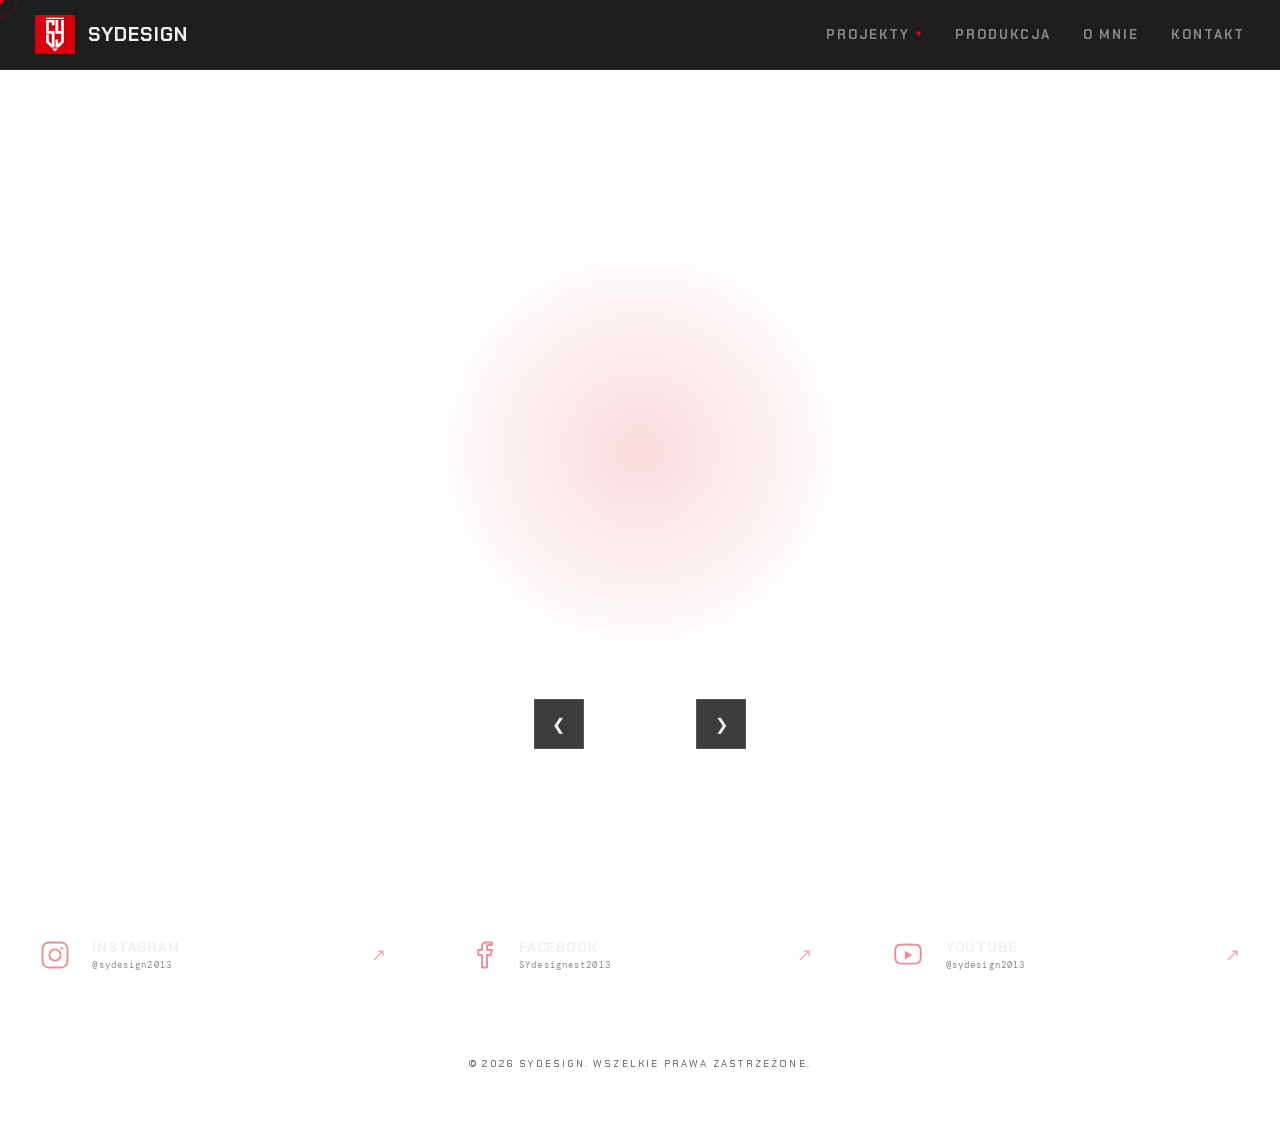
<file: oprawy.html>
<!DOCTYPE html>




<meta charset="UTF-8">
<meta name="viewport" content="width=device-width, initial-scale=1.0">
<title>Oprawy</title>
<link href="https://fonts.googleapis.com/css2?family=Chakra+Petch:ital,wght@0,300;0,400;0,600;0,700&amp;family=DM+Mono:wght@300;400&amp;display=swap" rel="stylesheet">
<link rel="stylesheet" href="css/global.css">
<link rel="stylesheet" href="css/menu.css">
<link rel="stylesheet" href="css/carousel.css">
<link rel="stylesheet" href="css/socials.css">
<link rel="stylesheet" href="css/footer.css">
<link rel="stylesheet" href="css/zamow.css">


<div class="cur" id="cur"></div>
<div class="cur-ring" id="curRing"></div>

<!-- MOBILE MENU -->
<div class="mob-overlay" id="mobOverlay" onclick="closeMob()"></div>
<div class="mob-menu" id="mobMenu">
  <button class="mob-close" onclick="closeMob()">✕</button>
  <div class="mob-section">
    <button class="mob-section-btn" id="mobProjBtn" onclick="toggleMobSub()">Projekty <span class="mc">›</span></button>
    <div class="mob-sub" id="mobSub">
	<a href="koszulki-sportowe.html" onclick="closeMob()">Koszulki sportowe</a>
		<a href="fightwear.html" onclick="closeMob()">Fightwear</a>
		<a href="odziez.html" onclick="closeMob()">Odzież kibicowska</a>
		<a href="koszulki.html" onclick="closeMob()">Koszulki</a>
		<a href="flagi.html" onclick="closeMob()">Flagi</a>
		<a href="oprawy.html" onclick="closeMob()">Oprawy</a>
		<a href="szaliki.html" onclick="closeMob()">Szaliki</a>
		<a href="akcesoria.html" onclick="closeMob()">Akcesoria</a> 
    </div>
  </div>
  <a href="produkcja.html" class="mob-plain" onclick="closeMob()">Produkcja</a>
  <a href="o-mnie.html" class="mob-plain" onclick="closeMob()">O mnie</a>
  <a href="#kontakt" class="mob-plain" onclick="closeMob()">Kontakt</a>
</div>

<!-- NAV -->
<nav id="mainNav">
  <a href="index.html" class="nav-logo">
    <img src="Image/Template/Logo-sydesign.svg" alt="SYDESIGN">
    <span class="nav-logo-text">SYDESIGN</span>
  </a>
  <ul class="nav-links">
    <li id="projLi">
      <button class="nav-link" onclick="toggleProj()">Projekty <span class="nav-chev">▾</span></button>
      <div class="nav-dropdown">
		<a href="koszulki-sportowe.html">Koszulki sportowe</a>
		<a href="fightwear.html">Fightwear</a>
		<a href="odziez.html">Odzież kibicowska</a>
		<a href="koszulki.html">Koszulki</a>
		<a href="flagi.html">Flagi</a>
		<a href="oprawy.html" class="cat-active">Oprawy</a>
		<a href="szaliki.html">Szaliki</a>
		<a href="akcesoria.html">Akcesoria</a>        
      </div>
    </li>
    <li><a href="produkcja.html" class="nav-link">Produkcja</a></li>
    <li><a href="o-mnie.html" class="nav-link">O mnie</a></li>
    <li><a href="#kontakt" class="nav-link">Kontakt</a></li>
  </ul>
  <button class="hamburger" id="hamburger" onclick="toggleMob()">
    <span></span><span></span><span></span>
  </button>
</nav>

<!-- CAROUSEL SECTION -->
<div class="carousel-section" id="carousel">
  <div class="cr-bg-title">
    <span class="cr-bg-text">KOSZULKI</span>
  </div>
  <div class="cr-glow"></div>

  <div class="cr-stage-wrap" id="crStage">
    </div>

  <div class="cr-controls">
    <button class="cr-arr" id="crPrev">❮</button>
    <div class="cr-dots" id="crDots"></div>
    <div class="cr-counter" id="crCount">0 / 0</div>
    <button class="cr-arr" id="crNext">❯</button>
  </div>

  <div class="cr-thumbs" id="crThumbs"></div>
</div>



<!-- SOCIAL -->
<div class="social-bar reveal">
  <a href="https://www.instagram.com/sydesign2013/" target="_blank" rel="noopener" class="social-item">
    <svg class="social-icon" viewBox="0 0 24 24" fill="none">
      <rect x="2" y="2" width="20" height="20" rx="5" stroke="currentColor" stroke-width="1.5"></rect>
      <circle cx="12" cy="12" r="4.5" stroke="currentColor" stroke-width="1.5"></circle>
      <circle cx="17.5" cy="6.5" r="1" fill="currentColor"></circle>
    </svg>
    <div class="social-info">
      <span class="social-name">Instagram</span>
      <span class="social-handle">@sydesign2013</span>
    </div>
    <span class="social-arrow">↗</span>
  </a>
  <a href="https://www.facebook.com/SYdesignest2013/" target="_blank" rel="noopener" class="social-item">
    <svg class="social-icon" viewBox="0 0 24 24" fill="none">
      <path d="M18 2H15C13.3 2 12 3.3 12 5V8H9V12H12V22H16V12H19L20 8H16V5C16 4.4 16.4 4 17 4H20V2Z" stroke="currentColor" stroke-width="1.5" stroke-linecap="round" stroke-linejoin="round"></path>
    </svg>
    <div class="social-info">
      <span class="social-name">Facebook</span>
      <span class="social-handle">SYdesignest2013</span>
    </div>
    <span class="social-arrow">↗</span>
  </a>
  <a href="https://www.youtube.com/@sydesign2013" target="_blank" rel="noopener" class="social-item">
    <svg class="social-icon" viewBox="0 0 24 24" fill="none">
      <path d="M22 7S21.8 5.5 21.1 4.8C20.2 3.8 19.2 3.8 18.7 3.8C15.6 3.6 12 3.6 12 3.6C12 3.6 8.4 3.6 5.3 3.8C4.8 3.8 3.8 3.8 2.9 4.8C2.2 5.5 2 7 2 7S1.8 8.7 1.8 10.4V12C1.8 13.7 2 15.4 2 15.4S2.2 16.9 2.9 17.6C3.8 18.6 5 18.6 5.6 18.7C7.3 18.8 12 18.9 12 18.9C12 18.9 15.6 18.9 18.7 18.7C19.2 18.6 20.2 18.6 21.1 17.6C21.8 16.9 22 15.4 22 15.4S22.2 13.7 22.2 12V10.4C22.2 8.7 22 7 22 7Z" stroke="currentColor" stroke-width="1.5"></path>
      <polygon points="9.5,8.5 9.5,15.5 15.5,12" fill="currentColor"></polygon>
    </svg>
    <div class="social-info">
      <span class="social-name">YouTube</span>
      <span class="social-handle">@sydesign2013</span>
    </div>
    <span class="social-arrow">↗</span>
  </a>
</div>

<!-- FOOTER -->
<footer id="kontakt">
  <p>© 2026 SYDESIGN. Wszelkie prawa zastrzeżone.</p>
  <small>100% “nienawiści” do kserówek!</small>
</footer>

<script src="js/main.js"></script>
<script src="js/menu.js"></script>
<script src="js/carousel.js"></script>
</file>
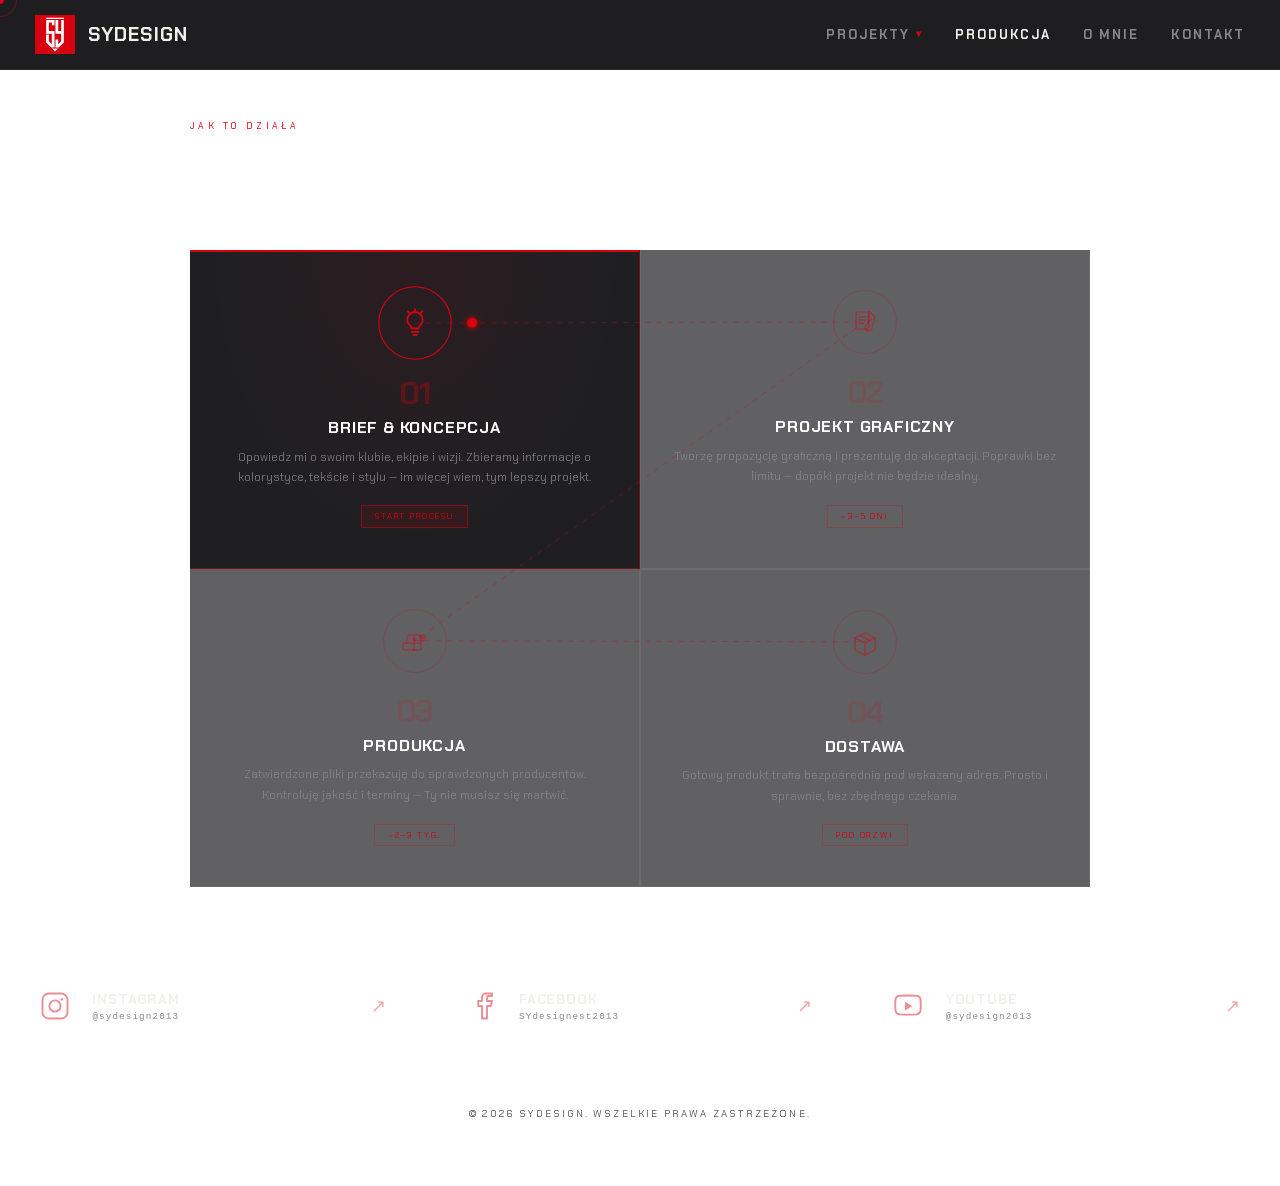
<file: produkcja.html>
<!DOCTYPE html>
<html lang="pl">
<head>
<meta charset="UTF-8">
<meta name="viewport" content="width=device-width, initial-scale=1.0">
<title>Proces produkcji</title>
<link href="https://fonts.googleapis.com/css2?family=Chakra+Petch:wght@300;400;600;700&display=swap" rel="stylesheet">
<link rel="stylesheet" href="css/global.css">
<link rel="stylesheet" href="css/menu.css">
<link rel="stylesheet" href="css/produkcja.css">
<link rel="stylesheet" href="css/socials.css">
<link rel="stylesheet" href="css/footer.css">
<link rel="stylesheet" href="css/zamow.css">
</head>
<body style="min-height: 100vh; display: flex; flex-direction: column; padding: 0;">

<div class="cur" id="cur"></div>
<div class="cur-ring" id="curRing"></div>

<!-- MOBILE MENU -->
<div class="mob-overlay" id="mobOverlay" onclick="closeMob()"></div>
<div class="mob-menu" id="mobMenu">
  <button class="mob-close" onclick="closeMob()">✕</button>
  <div class="mob-section">
    <button class="mob-section-btn" id="mobProjBtn" onclick="toggleMobSub()">Projekty <span class="mc">›</span></button>
    <div class="mob-sub" id="mobSub">
		<a href="koszulki-sportowe.html" onclick="closeMob()">Koszulki sportowe</a>
		<a href="fightwear.html"onclick="closeMob()">Fightwear</a>
		<a href="odziez.html" onclick="closeMob()">Odzież kibicowska</a>
		<a href="koszulki.html" onclick="closeMob()">Koszulki</a>
		<a href="flagi.html" onclick="closeMob()">Flagi</a>
		<a href="oprawy.html" onclick="closeMob()">Oprawy</a>
		<a href="szaliki.html" onclick="closeMob()">Szaliki</a>
		<a href="akcesoria.html" onclick="closeMob()">Akcesoria</a>
    </div>
  </div>
  <a href="produkcja.html" class="mob-plain" onclick="closeMob()">Produkcja</a>
  <a href="omnie.html" class="mob-plain" onclick="closeMob()">O mnie</a>
  <a href="kontakt.html" class="mob-plain" onclick="closeMob()">Kontakt</a>
</div>

<!-- NAV -->
<nav id="mainNav">
  <a href="index.html" class="nav-logo">
    <img src="Image/Template/Logo-sydesign.svg" alt="SYDESIGN">
    <span class="nav-logo-text">SYDESIGN</span>
  </a>
  <ul class="nav-links">
    <li id="projLi">
      <button class="nav-link" onclick="toggleProj()">Projekty <span class="nav-chev">▾</span></button>
      <div class="nav-dropdown">
       <a href="koszulki-sportowe.html">Koszulki sportowe</a>
		<a href="fightwear.html">Fightwear</a>
		<a href="odziez.html">Odzież kibicowska</a>
		<a href="koszulki.html">Koszulki</a>
		<a href="flagi.html">Flagi</a>
		<a href="oprawy.html">Oprawy</a>
		<a href="szaliki.html">Szaliki</a>
		<a href="akcesoria.html">Akcesoria</a>
      </div>
    </li>
    <li><a href="produkcja.html" class="nav-link active">Produkcja</a></li>
    <li><a href="omnie.html" class="nav-link">O mnie</a></li>
    <li><a href="kontakt.html" class="nav-link">Kontakt</a></li>
  </ul>
  <button class="hamburger" id="hamburger" onclick="toggleMob()">
    <span></span><span></span><span></span>
  </button>
</nav>

<!-- MAIN WRAPPER -->
<div style="flex: 1; display: flex; align-items: center; justify-content: center; padding: 120px 1.5rem 4rem; width: 100%;">
  <div class="proc-wrap">

    <!-- HEADER -->
    <div class="proc-header">
      <div>
        <p class="proc-eyebrow">Jak to działa</p>
        <h2 class="proc-title">Proces produkcji</h2>
      </div>
     
    </div>

    <!-- 2×2 GRID -->
    <div class="proc-grid" id="procGrid">

      <!-- SVG overlay for animated dot + lines -->
      <svg class="proc-svg" id="procSvg" xmlns="http://www.w3.org/2000/svg">
        <defs>
          <filter id="dotGlow" x="-200%" y="-200%" width="500%" height="500%">
            <feGaussianBlur stdDeviation="3" result="blur"/>
            <feMerge><feMergeNode in="blur"/><feMergeNode in="SourceGraphic"/></feMerge>
          </filter>
        </defs>
        <!-- static dashed lines (drawn by JS) -->
        <line id="pLine1" stroke="#d7000f" stroke-width="1" stroke-dasharray="5 6" opacity="0"/>
        <line id="pLine2" stroke="#d7000f" stroke-width="1" stroke-dasharray="5 6" opacity="0"/>
        <line id="pLine3" stroke="#d7000f" stroke-width="1" stroke-dasharray="5 6" opacity="0"/>
        <!-- traveling dot -->
        <circle id="pDot" r="5" fill="#d7000f" filter="url(#dotGlow)" opacity="0"/>
      </svg>

      <!-- STEP 1: Brief / pomysł -->
      <div class="proc-step" data-idx="0">
        <div class="proc-node">
          <div class="proc-node-ring"></div>
          <div class="proc-node-pulse"></div>
          <!-- lightbulb icon -->
          <svg class="proc-icon" viewBox="0 0 28 28" fill="none" stroke="currentColor" stroke-width="1.6" stroke-linecap="round" stroke-linejoin="round">
            <path d="M14 4a7 7 0 0 1 4.5 12.3c-.8.7-1.3 1.7-1.5 2.7H11c-.2-1-.7-2-1.5-2.7A7 7 0 0 1 14 4z"/>
            <line x1="11" y1="22" x2="17" y2="22"/>
            <line x1="12.5" y1="25" x2="15.5" y2="25"/>
            <line x1="14" y1="1.5" x2="14" y2="3"/>
            <line x1="20.5" y1="3.5" x2="19.5" y2="4.5"/>
            <line x1="7.5" y1="3.5" x2="8.5" y2="4.5"/>
          </svg>
        </div>
        <div class="proc-num">01</div>
        <h3 class="proc-card-title">Brief &amp; Koncepcja</h3>
        <p class="proc-card-desc">Opowiedz mi o swoim klubie, ekipie i wizji. Zbieramy informacje o kolorystyce, tekście i stylu — im więcej wiem, tym lepszy projekt.</p>
        <span class="proc-tag">Start procesu</span>
      </div>

      <!-- STEP 2: Projekt graficzny -->
      <div class="proc-step" data-idx="1">
        <div class="proc-node">
          <div class="proc-node-ring"></div>
          <div class="proc-node-pulse"></div>
          <!-- paper + brush icon -->
          <svg class="proc-icon" viewBox="0 0 28 28" fill="none" stroke="currentColor" stroke-width="1.6" stroke-linecap="round" stroke-linejoin="round">
            <rect x="5" y="4" width="13" height="17" rx="1.5"/>
            <line x1="8" y1="9"  x2="15" y2="9"/>
            <line x1="8" y1="12" x2="15" y2="12"/>
            <line x1="8" y1="15" x2="12" y2="15"/>
            <path d="M18 3 L24 9 L21 20 C20 23 17 24 15 22 C13 20 14 17 17 16 Z"/>
            <line x1="20.5" y1="11" x2="16.5" y2="15"/>
          </svg>
        </div>
        <div class="proc-num">02</div>
        <h3 class="proc-card-title">Projekt graficzny</h3>
        <p class="proc-card-desc">Tworzę propozycję graficzną i prezentuję do akceptacji. Poprawki bez limitu — dopóki projekt nie będzie idealny.</p>
        <span class="proc-tag">~3–5 dni</span>
      </div>

      <!-- STEP 3: Produkcja / maszyna -->
      <div class="proc-step" data-idx="2">
        <div class="proc-node">
          <div class="proc-node-ring"></div>
          <div class="proc-node-pulse"></div>
          <!-- sewing machine icon -->
          <svg class="proc-icon" viewBox="0 0 28 28" fill="none" stroke="currentColor" stroke-width="1.6" stroke-linecap="round" stroke-linejoin="round">
            <rect x="2" y="16" width="18" height="7" rx="2"/>
            <path d="M6 16 V11 Q6 8 9 8 H17 Q20 8 20 11 V16"/>
            <line x1="13" y1="10" x2="13" y2="23"/>
            <line x1="11" y1="23" x2="15" y2="23"/>
            <circle cx="13" cy="12.5" r="1.2"/>
            <circle cx="21.5" cy="11" r="3"/>
            <circle cx="21.5" cy="11" r="1"/>
          </svg>
        </div>
        <div class="proc-num">03</div>
        <h3 class="proc-card-title">Produkcja</h3>
        <p class="proc-card-desc">Zatwierdzone pliki przekazuję do sprawdzonych producentów. Kontroluję jakość i terminy — Ty nie musisz się martwić.</p>
        <span class="proc-tag">~2–3 tyg.</span>
      </div>

      <!-- STEP 4: Dostawa / paczka -->
      <div class="proc-step" data-idx="3">
        <div class="proc-node">
          <div class="proc-node-ring"></div>
          <div class="proc-node-pulse"></div>
          <!-- package icon -->
          <svg class="proc-icon" viewBox="0 0 28 28" fill="none" stroke="currentColor" stroke-width="1.6" stroke-linecap="round" stroke-linejoin="round">
            <path d="M4 10 L14 5 L24 10 L24 22 L14 27 L4 22 Z"/>
            <path d="M4 10 L14 15 L24 10"/>
            <line x1="14" y1="15" x2="14" y2="27"/>
            <line x1="9"  y1="7.5" x2="19" y2="12.5"/>
          </svg>
        </div>
        <div class="proc-num">04</div>
        <h3 class="proc-card-title">Dostawa</h3>
        <p class="proc-card-desc">Gotowy produkt trafia bezpośrednio pod wskazany adres. Prosto i sprawnie, bez zbędnego czekania.</p>
        <span class="proc-tag">Pod drzwi</span>
      </div>

    </div><!-- /proc-grid -->

 

  </div><!-- /proc-wrap -->
</div><!-- /MAIN WRAPPER -->

<!-- SOCIAL -->
<div class="social-bar reveal" style="width: 100%;">
  <a href="https://www.instagram.com/sydesign2013/" target="_blank" rel="noopener" class="social-item">
    <svg class="social-icon" viewBox="0 0 24 24" fill="none">
      <rect x="2" y="2" width="20" height="20" rx="5" stroke="currentColor" stroke-width="1.5"/>
      <circle cx="12" cy="12" r="4.5" stroke="currentColor" stroke-width="1.5"/>
      <circle cx="17.5" cy="6.5" r="1" fill="currentColor"/>
    </svg>
    <div class="social-info">
      <span class="social-name">Instagram</span>
      <span class="social-handle">@sydesign2013</span>
    </div>
    <span class="social-arrow">↗</span>
  </a>
  <a href="https://www.facebook.com/SYdesignest2013/" target="_blank" rel="noopener" class="social-item">
    <svg class="social-icon" viewBox="0 0 24 24" fill="none">
      <path d="M18 2H15C13.3 2 12 3.3 12 5V8H9V12H12V22H16V12H19L20 8H16V5C16 4.4 16.4 4 17 4H20V2Z" stroke="currentColor" stroke-width="1.5" stroke-linecap="round" stroke-linejoin="round"/>
    </svg>
    <div class="social-info">
      <span class="social-name">Facebook</span>
      <span class="social-handle">SYdesignest2013</span>
    </div>
    <span class="social-arrow">↗</span>
  </a>
  <a href="https://www.youtube.com/@sydesign2013" target="_blank" rel="noopener" class="social-item">
    <svg class="social-icon" viewBox="0 0 24 24" fill="none">
      <path d="M22 7S21.8 5.5 21.1 4.8C20.2 3.8 19.2 3.8 18.7 3.8C15.6 3.6 12 3.6 12 3.6C12 3.6 8.4 3.6 5.3 3.8C4.8 3.8 3.8 3.8 2.9 4.8C2.2 5.5 2 7 2 7S1.8 8.7 1.8 10.4V12C1.8 13.7 2 15.4 2 15.4S2.2 16.9 2.9 17.6C3.8 18.6 5 18.6 5.6 18.7C7.3 18.8 12 18.9 12 18.9C12 18.9 15.6 18.9 18.7 18.7C19.2 18.6 20.2 18.6 21.1 17.6C21.8 16.9 22 15.4 22 15.4S22.2 13.7 22.2 12V10.4C22.2 8.7 22 7 22 7Z" stroke="currentColor" stroke-width="1.5"/>
      <polygon points="9.5,8.5 9.5,15.5 15.5,12" fill="currentColor"/>
    </svg>
    <div class="social-info">
      <span class="social-name">YouTube</span>
      <span class="social-handle">@sydesign2013</span>
    </div>
    <span class="social-arrow">↗</span>
  </a>
</div>

<!-- FOOTER -->
<footer id="kontakt" style="width: 100%;">
  <p>&copy; 2026 SYDESIGN. Wszelkie prawa zastrzeżone.</p>
  <small>100% &ldquo;nienawiści&rdquo; do kserówek!</small>
</footer>

<script src="js/main.js"></script>
<script src="js/menu.js"></script>
<script src="js/produkcja.js"></script>
</body>
</html>
</file>
<file: css/global.css>
*, *::before, *::after { box-sizing: border-box; margin: 0; padding: 0; }
:root {
  --red: #d7000f;
  --bg: #060608;
  --surface: #0d0d10;
  --border: rgba(255,255,255,.07);
  --mid: #888;
  --muted: #555;
  --white: #f0f0ec;
}
html { scroll-behavior: smooth; }
body{
  font-family:'Chakra Petch',sans-serif;
  background-image: 
    linear-gradient(
      to bottom, 
      rgba(6, 6, 8, 0.55) 10%  /* Nieco lżejszy na dole */
    ), 
    url('bg/background-dark.webp');
  background-size:cover;
  background-position:center top;
  background-attachment:fixed;
  animation:bgFloat 18s ease-in-out infinite;
  background-repeat:no-repeat;
  color:#fff;
  overflow-x:hidden;
  cursor:none;

}

/* CURSOR */
.cur { position: fixed; top: 0; left: 0; width: 8px; height: 8px; background: var(--red); border-radius: 50%; pointer-events: none; z-index: 9999; transform: translate(-50%,-50%); transition: width .18s, height .18s; }
.cur-ring { position: fixed; top: 0; left: 0; width: 34px; height: 34px; border: 1px solid rgba(215,0,15,.4); border-radius: 50%; pointer-events: none; z-index: 9998; transform: translate(-50%,-50%); }

/* ===== CATEGORIES SECTION ===== */
.cat-section { padding: 1rem 2.2rem 0; max-width: 1400px; margin: 0 auto; }
.cat-header { display: flex; align-items: flex-end; justify-content: space-between; margin-bottom: 3px; padding-bottom: 1.5rem; solid var(--border); }
.cat-eyebrow { font-family: 'DM Mono', monospace; font-size: .56rem; letter-spacing: .35em; color: var(--red); text-transform: uppercase; margin-bottom: .5rem; }
.cat-title-sm { font-size: 1.7rem; font-weight: 700; letter-spacing: .2em; text-transform: uppercase; }
.cat-count { font-family: 'DM Mono', monospace; font-size: .58rem; letter-spacing: .22em; color: var(--muted); text-transform: uppercase; }

/* 4-col grid */
.cat-grid { display: grid; grid-template-columns: repeat(4, 1fr); gap: 3px; box-shadow .5s }

/* Individual tile */
.cat-tile { position: relative; aspect-ratio: 1/1; overflow: hidden; cursor: pointer; text-decoration: none; background: var(--surface); display: block; }
.cat-tile img { position: absolute; inset: 0; width: 100%; height: 100%; object-fit: cover; filter: saturate(.5) brightness(.62); transition: filter .65s, transform .65s; }
.cat-tile:hover img { filter: saturate(.82) brightness(.8); transform: scale(1.05); }
.cat-tile::before { content: ''; position: absolute; bottom: 0; left: 0; right: 0; height: 60%; background: linear-gradient(to top, rgba(6,6,8,.97) 0%, rgba(6,6,8,.55) 45%, transparent 100%); z-index: 2; }
.cat-tile-glow { position: absolute; inset: 0; background: radial-gradient(ellipse at center, rgba(215,0,15,.32) 0%, transparent 70%); opacity: 0; z-index: 1; transition: opacity .5s; pointer-events: none; }
.cat-tile:hover .cat-tile-glow { opacity: 1; }
.cat-tile::after { content: ''; position: absolute; inset: -1px; pointer-events: none; z-index: 10; transition: box-shadow .5s; }
.cat-tile:hover::after { box-shadow: 0 28px 55px -8px rgba(0,0,0,.85), -16px 0 38px -20px rgba(0,0,0,.6), 16px 0 38px -20px rgba(0,0,0,.6); }

.cat-tile-body { position: absolute; bottom: 0; left: 0; right: 0; z-index: 3; padding: 1.3rem 1.5rem 1.4rem; transform: translateY(4px); transition: transform .32s; border-top: 1px solid rgba(215,0,15,.12); }
.cat-tile:hover .cat-tile-body { transform: translateY(0); border-top-color: rgba(215,0,15,.45); }
.cat-tile-name { font-size: 1.05rem; font-weight: 700; letter-spacing: .06em; text-transform: uppercase; color: var(--white); text-shadow: 0 2px 8px rgba(0,0,0,.9); position: relative; overflow: hidden; display: inline-block; }
.cat-tile-name::after { content: ''; position: absolute; top: 0; left: -120%; width: 60%; height: 100%; background: linear-gradient(to right, transparent, rgba(255,255,255,.55), transparent); transform: skewX(-20deg); pointer-events: none; }
.cat-tile:hover .cat-tile-name::after { animation: shimmer .55s ease forwards; }
@keyframes shimmer { 0% { left: -120%; } 100% { left: 140%; } }

/* REVEAL */
.reveal { opacity: 0; transform: translateY(24px); transition: opacity .7s, transform .7s; }
.reveal.in { opacity: 1; transform: translateY(0); }

/* RESPONSIVE */
@media (max-width: 900px) { .cat-grid { grid-template-columns: repeat(2,1fr); } }
@media (max-width: 1100px) and (min-width: 901px) { .cat-grid { grid-template-columns: repeat(2,1fr); } }
@media (max-width: 600px) {
  .cat-section { padding: 3rem 1.2rem 0; }
}
</file>
<file: css/menu.css>
/* ===== NAV ===== */
nav { position: fixed; top: 0; left: 0; right: 0; z-index: 500; display: flex; justify-content: space-between; align-items: center; padding: .9rem 2.2rem; background: rgba(6,6,8,.9); backdrop-filter: blur(20px); border-bottom: 1px solid var(--border); transition: transform .4s; }
.nav-logo { display: flex; align-items: center; gap: .8rem; text-decoration: none; }
.nav-logo img { width: 40px; height: 40px; object-fit: contain; }
.nav-logo-text { font-size: 1.2rem; font-weight: 700; letter-spacing: .05em; text-transform: uppercase; color: var(--white); }

/* Desktop nav links */
.nav-links { display: flex; align-items: center; gap: 2rem; list-style: none; }
.nav-links li { position: relative; }
.nav-link { text-decoration: none; color: var(--mid); font-size: .8rem; letter-spacing: .16em; font-weight: 700; text-transform: uppercase; transition: color .3s; background: none; border: none; cursor: pointer; font-family: 'Chakra Petch', sans-serif; padding: 0; display: flex; align-items: center; gap: .35rem; }
.nav-link:hover { color: var(--mid); }
.nav-link.active { color: var(--white); }
.nav-chev { color: var(--red); font-size: .65rem; transition: transform .3s; display: inline-block; line-height: 1; }
.nav-links li.open .nav-chev { transform: rotate(180deg); }

/* Dropdown */
.nav-dropdown { position: absolute; top: calc(100% + 1rem); left: 0; min-width: 210px; background: rgba(8,8,10,.97); border: 1px solid var(--border); backdrop-filter: blur(18px); opacity: 0; pointer-events: none; transform: translateY(-6px); transition: opacity .25s, transform .25s; z-index: 600; }
.nav-links li.open .nav-dropdown { opacity: 1; pointer-events: auto; transform: translateY(0); }
.nav-dropdown a { display: block; padding: .75rem 1.3rem; text-decoration: none; color: rgba(255,255,255,.5); font-size: .8rem; letter-spacing: .15em; font-weight: 600; text-transform: uppercase; border-bottom: 1px solid rgba(255,255,255,.04); transition: color .22s, background .22s; position: relative; }
.nav-dropdown a:last-child { border-bottom: none; }
.nav-dropdown a::before { content: ''; position: absolute; left: 0; top: 0; bottom: 0; width: 2px; background: var(--red); transform: scaleY(0); transition: transform .2s; }
.nav-dropdown a:hover { color: var(--mid); background: rgba(215,0,15,.06); }
.nav-dropdown a:hover::before { transform: scaleY(1); }
/* Active category — red highlight */
.nav-dropdown a.cat-active { color: var(--red); background: rgba(215,0,15,.08); }
.nav-dropdown a.cat-active::before { transform: scaleY(1); }

/* Hamburger */
.hamburger { display: none; flex-direction: column; gap: 5px; background: none; border: none; cursor: pointer; padding: 4px; }
.hamburger span { display: block; width: 24px; height: 2px; background: var(--white); transition: transform .3s, opacity .3s; }
.hamburger.open span:nth-child(1) { transform: translateY(7px) rotate(45deg); }
.hamburger.open span:nth-child(2) { opacity: 0; }
.hamburger.open span:nth-child(3) { transform: translateY(-7px) rotate(-45deg); }

/* Mobile menu */
.mob-overlay { position: fixed; inset: 0; background: rgba(0,0,0,.6); z-index: 480; opacity: 0; pointer-events: none; transition: opacity .35s; }
.mob-overlay.open { opacity: 1; pointer-events: auto; }
.mob-menu { position: fixed; top: 0; right: -100%; width: min(320px,90vw); height: 100vh; background: #08080a; border-left: 1px solid var(--border); z-index: 490; transition: right .42s cubic-bezier(.77,0,.175,1); overflow-y: auto; padding: 5rem 0 2rem; }
.mob-menu.open { right: 0; }
.mob-close { position: absolute; top: 1.2rem; right: 1.4rem; background: none; border: none; color: var(--mid); font-size: 1.3rem; cursor: pointer; }
.mob-section { border-bottom: 1px solid var(--border); }
.mob-section-btn { width: 100%; display: flex; justify-content: space-between; align-items: center; padding: 1.1rem 1.8rem; background: none; border: none; color: var(--white); font-family: 'Chakra Petch', sans-serif; font-size: .9rem; font-weight: 700; letter-spacing: .1em; text-transform: uppercase; cursor: pointer; }
.mob-section-btn .mc { color: var(--red); transition: transform .3s; }
.mob-section-btn.open .mc { transform: rotate(90deg); }
.mob-sub { max-height: 0; overflow: hidden; transition: max-height .4s ease; background: rgba(215,0,15,.03); border-top: 1px solid var(--border); }
.mob-sub.open { max-height: 400px; }
.mob-sub a { display: block; padding: .7rem 2.4rem; text-decoration: none; color: rgba(255,255,255,.6); font-size: .75rem; letter-spacing: .12em; text-transform: uppercase; transition: color .25s; border-bottom: 1px solid rgba(255,255,255,.03); }
.mob-sub a:hover { color: var(--red); }
.mob-plain { display: block; padding: 1.1rem 1.8rem; text-decoration: none; color: var(--white); font-size: .9rem; font-weight: 700; letter-spacing: .1em; text-transform: uppercase; border-bottom: 1px solid var(--border); transition: color .3s; }
.mob-plain:hover { color: var(--red); }

@media (max-width: 600px) {
  nav { padding: .85rem 1.2rem; }
  .nav-links { display: none; }
  .hamburger { display: flex; }
}
</file>
<file: css/hero.css>
/* ===== HERO / SLIDER ===== */
.hero { 
  height: 66vh; 
  position: relative; 
  overflow: hidden; 
  display: flex; 
  align-items: center; 
  justify-content: center; 
  padding: 6.5rem 2.5rem; 
  border-bottom: 1px solid var(--border); 
}
/* BG photos cycling */
.hero-slide { position: absolute; inset: 0; opacity: 0; transition: opacity 1.4s ease; background-size: cover; background-position: center; filter: brightness(.16) saturate(.15) contrast(.9); }
.hero-slide.visible { opacity: 1; }
.hero-overlay { position: absolute; inset: 0; background: linear-gradient(to right, rgba(6,6,8,.97) 30%, rgba(6,6,8,.25) 100%), linear-gradient(to top, rgba(6,6,8,.8) 0%, transparent 50%); z-index: 1; }
.hero-grid-lines { position: absolute; inset: 0; background: linear-gradient(to right, rgba(215,0,15,.025) 1px, transparent 1px), linear-gradient(to bottom, rgba(215,0,15,.025) 1px, transparent 1px); background-size: 70px 70px; animation: gridMove 22s linear infinite; z-index: 1; pointer-events: none; }
@keyframes gridMove { from { background-position: 0 0; } to { background-position: 70px 70px; } }
.hero-orb { position: absolute; top: 50%; left: 50%; transform: translate(-50%,-50%); width: 700px; height: 500px; background: radial-gradient(ellipse, rgba(215,0,15,.09) 0%, transparent 65%); animation: orbPulse 7s ease-in-out infinite; z-index: 1; pointer-events: none; }
@keyframes orbPulse { 0%,100% { transform: translate(-50%,-50%) scale(1); opacity: 1; } 50% { transform: translate(-50%,-50%) scale(1.12); opacity: .6; } }

.hero-content { 
  position: relative; 
  z-index: 2; 
  display: flex; 
  flex-direction: column; 
  align-items: center; 
  text-align: center; 
  gap: .8rem; 
  flex: 0 1 auto; 
}

/* SY / DESIGN with glitch */
.hero-title { font-size: clamp(3.8rem, 10vw, 9rem); font-weight: 700; letter-spacing: -.04em; line-height: .9; text-transform: uppercase; position: relative; display: inline-flex; align-items: baseline; opacity: 0; animation: fadeUp .85s .3s forwards; }
.hero-title .solid { color: var(--white); }
.hero-title .outline { color: transparent; -webkit-text-stroke: 1.5px var(--red); margin-left: .05em; }
/* Glitch */
.hero-title::before, .hero-title::after { content: attr(data-text); position: absolute; left: 0; top: 0; font-size: inherit; font-weight: inherit; letter-spacing: inherit; line-height: inherit; text-transform: inherit; clip-path: inset(0 0 100% 0); pointer-events: none; white-space: pre; }
.hero-title::before { color: var(--red); animation: gt1 9s 1.5s infinite; transform: translateX(-3px); }
.hero-title::after { color: #00eeff; animation: gt2 9s 1.5s infinite; transform: translateX(3px); }
@keyframes gt1 { 0%,91%,100% { clip-path: inset(0 0 100% 0); } 92% { clip-path: inset(18% 0 55% 0); transform: translateX(-6px); } 95% { clip-path: inset(70% 0 5% 0); transform: translateX(4px); } 98% { clip-path: inset(0 0 100% 0); } }
@keyframes gt2 { 0%,91%,100% { clip-path: inset(0 0 100% 0); } 92% { clip-path: inset(55% 0 22% 0); transform: translateX(6px); } 95% { clip-path: inset(5% 0 72% 0); transform: translateX(-4px); } 98% { clip-path: inset(0 0 100% 0); } }

.hero-tagline { font-family: 'DM Mono', monospace; font-size: .91rem; letter-spacing: .38em; color: rgba(255,255,255,.38); text-transform: uppercase; opacity: 0; animation: fadeUp .8s .6s forwards; }
.hero-pills { 
  display: flex; 
  align-items: center; 
  justify-content: center; 
  gap: .8rem; 
  flex-wrap: wrap; 
  opacity: 0; 
  animation: fadeUp .7s .9s forwards; 
}
.hero-pill { display: inline-flex; align-items: center; gap: .85rem; padding: .4rem 1rem; border: 1px solid rgba(215,0,15,.3); font-family: 'DM Mono', monospace; font-size: .55rem; letter-spacing: .22em; text-transform: uppercase; color: var(--mid); }
.hero-pill-dot { width: 4px; height: 4px; background: var(--red); border-radius: 50%; animation: blink 2s infinite; flex-shrink: 0; }
@keyframes blink { 0%,100% { opacity: 1; } 50% { opacity: .12; } }

/* Slide dots */
.hero-dots { position: absolute; bottom: 1.5rem; right: 2.5rem; z-index: 3; display: flex; gap: .5rem; align-items: center; }
.hero-dot { width: 4px; height: 4px; border-radius: 50%; background: rgba(255,255,255,.2); cursor: pointer; transition: background .3s, width .3s; }
.hero-dot.active { background: var(--red); width: 20px; border-radius: 2px; }

/* Scroll cue */
.hero-scroll { position: absolute; right: 2.5rem; bottom: 5rem; z-index: 3; display: flex; flex-direction: column; align-items: center; gap: .4rem; opacity: 0; animation: fadeUp .6s 1.4s forwards; }
.scroll-word { font-family: 'DM Mono', monospace; font-size: .75rem; letter-spacing: .3em; color: rgba(255,255,255,.25); text-transform: uppercase; writing-mode: vertical-rl; }
.scroll-line { width: 1px; height: 60px; background: linear-gradient(to bottom, var(--red), transparent); animation: scrollAnim 2.2s ease-in-out infinite; }
@keyframes scrollAnim { 0% { transform: scaleY(0); transform-origin: top; } 50% { transform: scaleY(1); transform-origin: top; } 51% { transform-origin: bottom; } 100% { transform: scaleY(0); transform-origin: bottom; } }

@keyframes fadeUp { from { opacity: 0; transform: translateY(22px); } to { opacity: 1; transform: translateY(0); } }

@media (max-width: 600px) {
  .hero-scroll { display: none; }
}
</file>
<file: css/socials.css>
/* ===== SOCIAL ===== */
.social-bar { display: grid; grid-template-columns: repeat(3,1fr); border-top: 1px solid var(--border); border-bottom: 1px solid var(--border); margin-top: 3px; position: relative; z-index: 10; }
.social-item { display: flex; align-items: center; gap: 1.4rem; padding: 2.2rem 2.5rem; text-decoration: none; color: var(--white); border-right: 1px solid var(--border); transition: background .35s; position: relative; overflow: hidden; }
.social-item:last-child { border-right: none; }
.social-item::after { content: ''; position: absolute; bottom: 0; left: 0; right: 0; height: 2px; background: var(--red); transform: scaleX(0); transform-origin: center; transition: transform .4s cubic-bezier(.22,1,.36,1); }
.social-item:hover { background: rgba(215,0,15,.05); }
.social-item:hover::after { transform: scaleX(1); }
.social-icon { width: 30px; height: 30px; flex-shrink: 0; color: rgba(215,0,15,.45); transition: color .35s, transform .35s; }
.social-item:hover .social-icon { color: var(--red); transform: scale(1.1); }
.social-info { display: flex; flex-direction: column; gap: .2rem; flex: 1; }
.social-name { font-size: .85rem; font-weight: 700; letter-spacing: .06em; text-transform: uppercase; }
.social-handle { font-family: 'DM Mono', monospace; font-size: .58rem; letter-spacing: .12em; color: var(--mid); }
.social-arrow { font-size: 1.1rem; color: rgba(215,0,15,.35); transition: transform .3s, color .3s; flex-shrink: 0; }
.social-item:hover .social-arrow { transform: translate(3px,-3px); color: var(--red); }

@media (max-width: 600px) {
  .social-bar { grid-template-columns: 1fr; }
  .social-item { border-right: none; border-bottom: 1px solid var(--border); }
  .social-item:last-child { border-bottom: none; }
}
</file>
<file: css/footer.css>
/* ===== FOOTER ===== */
footer { text-align: center; padding: 3rem 2rem; border-top: 1px solid var(--border); }
footer p { font-size: .62rem; letter-spacing: .22em; color: var(--muted); text-transform: uppercase; }
footer small { display: block; font-size: .48rem; letter-spacing: .16em; color: rgba(255,255,255,.15); text-transform: uppercase; margin-top: .5rem; }
</file>
<file: css/zamow.css>
.inquiry{margin-top:0rem;padding:1.5rem 3rem;border:1px solid var(--border);position:relative;overflow:hidden;backdrop-filter:blur(0px)}
.inquiry::before{content:'';position:absolute;inset:0;pointer-events:none}
.inquiry-eyebrow{font-family:'DM Mono',monospace;font-size:.58rem;letter-spacing:.3em;color:var(--red);text-transform:uppercase;margin-bottom:.8rem}
.inquiry-title{font-size:clamp(1.2rem,2.5vw,1.4rem);font-weight:700;letter-spacing:.03em;text-transform:uppercase;line-height:1.05;margin-bottom:1rem}
.inquiry-sub{font-size:.9rem;line-height:1.75;color:var(--mid);max-width:700px;margin-bottom:.8rem}
.inquiry-fine{font-size:.8rem;line-height:1.25;color:var(--muted);max-width:520px;margin-bottom:2rem;letter-spacing:.01em}
.inquiry-fine a{color:var(--mid);text-decoration:underline;text-underline-offset:3px;transition:color .25s}
.inquiry-fine a:hover{color:var(--red)}
.btn-primary{display:inline-flex;align-items:center;gap:.8rem;padding:.95rem 2rem;background:var(--red);color:#fff;text-decoration:none;font-size:.72rem;letter-spacing:.2em;font-weight:700;text-transform:uppercase;border:1px solid var(--red);transition:background .3s,color .3s;font-family:'Chakra Petch',sans-serif}
.btn-primary:hover{background:transparent;color:var(--red)}
.btn-primary::after{content:'→';margin-left:.3rem}

/* REVEAL */
.reveal{opacity:0;transform:translateY(24px);transition:opacity .7s ease,transform .7s ease}
.reveal.in{opacity:1;transform:translateY(0)}
</file>
<file: css/carousel.css>
/* ===== CAROUSEL SECTION ===== */
.carousel-section {
  padding-top: 80px;
  min-height: 100vh;
  display: flex; flex-direction: column; align-items: center; justify-content: center;
  position: relative; overflow: hidden;
  padding-bottom: 4rem;
}
.cr-bg-title { position: absolute; top: 50%; left: 50%; transform: translate(-50%, -50%); pointer-events: none; z-index: 0; width: 100%; text-align: center; overflow: hidden; }
.cr-bg-text { font-size: clamp(4rem, 13vw, 11rem); font-weight: 700; letter-spacing: -.04em; line-height: .92; text-transform: uppercase; color: transparent; -webkit-text-stroke: 1.5px rgba(215,0,15,.18); white-space: pre-line; display: block; opacity: 0; transform: translateY(-50px); transition: none; }
.cr-bg-text.in { animation: bgIn .65s cubic-bezier(.22,1,.36,1) forwards; }
@keyframes bgIn { to { opacity: 1; transform: translateY(0); } }

.cr-glow { position: absolute; top: 50%; left: 50%; transform: translate(-50%,-50%); width: 460px; height: 460px; background: radial-gradient(ellipse, rgba(215,0,15,.14) 0%, transparent 65%); animation: glowP 3.5s ease-in-out infinite; pointer-events: none; z-index: 0; }
@keyframes glowP { 0%,100% { opacity: 1; transform: translate(-50%,-50%) scale(1); } 50% { opacity: .6; transform: translate(-50%,-50%) scale(1.08); } }

.cr-stage-wrap { position: relative; z-index: 1; height: 520px; width: 100%; display: flex; align-items: center; justify-content: center; perspective: 1400px; cursor: grab; }
.cr-stage-wrap.dragging { cursor: grabbing; }

.cr-card {
  position: absolute;
  width: 380px;
  cursor: pointer;
  transition: transform .7s cubic-bezier(.22,1,.36,1), opacity .7s ease, filter .7s ease;
  will-change: transform, opacity, filter;
  display: flex; flex-direction: column;
  user-select: none;
}
.cr-img-box {
  width: 380px;
  height: 380px;
  overflow: hidden;
  position: relative;
  border: 1px solid rgba(255,255,255,.06);
  flex-shrink: 0;
}
.cr-img-box img { width: 100%; height: 100%; object-fit: cover; display: block; transition: transform .7s cubic-bezier(.22,1,.36,1); }
.cr-img-box::after { content: ''; position: absolute; bottom: 0; left: 0; right: 0; height: 2px; background: var(--red); transform: scaleX(0); transition: transform .4s; }
.cr-card[data-pos="0"] .cr-img-box::after { transform: scaleX(1); }

.cr-label {
  width: 380px;
  padding: .85rem 1rem .75rem;
  background: rgba(10,10,12,.92);
  border: 1px solid rgba(255,255,255,.06);
  border-top: none;
  flex-shrink: 0;
  display: flex; align-items: center; justify-content: space-between;
  gap: .8rem;
  position: relative; overflow: hidden;
  transition: background .3s;
}
.cr-label::before {
  content: '';
  position: absolute; top: 0; left: -120%; width: 55%; height: 100%;
  background: linear-gradient(to right, transparent 0%, rgba(255,255,255,.1) 50%, transparent 100%);
  transform: skewX(-20deg);
  pointer-events: none; z-index: 1;
  transition: none;
}
.cr-card[data-pos="0"] .cr-label:hover::before { animation: labelShimmer .55s ease forwards; }
@keyframes labelShimmer { 0% { left: -120%; } 100% { left: 140%; } }
.cr-label:hover { background: rgba(215,0,15,.06); border-color: rgba(215,0,15,.3); }
.cr-label-text { display: flex; flex-direction: column; gap: .18rem; flex: 1; position: relative; z-index: 2; }
.cr-label-title { font-size: .82rem; font-weight: 700; letter-spacing: .06em; text-transform: uppercase; color: var(--red); line-height: 1.1; }
.cr-label-sub { font-size: .68rem; font-weight: 400; letter-spacing: .05em; text-transform: uppercase; color: var(--white); opacity: .8; }
.cr-label-btn {
  display: inline-flex; align-items: center; gap: .5rem;
  padding: .38rem .9rem;
  border: 1px solid rgba(255,255,255,.22);
  background: transparent; color: rgba(255,255,255,.5);
  font-family: 'Chakra Petch', sans-serif;
  font-size: .55rem; font-weight: 600; letter-spacing: .18em; text-transform: uppercase;
  text-decoration: none; cursor: pointer;
  transition: border-color .3s, color .3s, background .3s;
  white-space: nowrap; flex-shrink: 0;
  position: relative; z-index: 2;
}
.cr-label-btn:hover { border-color: var(--red); color: var(--white); background: rgba(215,0,15,.1); }

/* Position states */
.cr-card[data-pos="0"] { transform: translateX(0) scale(1) translateZ(0); opacity: 1; filter: saturate(.8) brightness(1); z-index: 10; box-shadow: 0 30px 30px 0px rgba(0,0,0,.65); }
.cr-card[data-pos="0"] .cr-img-box img { transform: scale(1); }
.cr-card[data-pos="0"]:hover .cr-img-box img { transform: scale(1.04); }
.cr-card[data-pos="1"] { transform: translateX(calc(50% + 25px)) scale(.79) rotateY(-40deg) translateZ(-50px); opacity: .55; filter: saturate(.15) brightness(.92); z-index: 5; }
.cr-card[data-pos="-1"] { transform: translateX(calc(-50% - 25px)) scale(.79) rotateY(40deg) translateZ(-50px); opacity: .55; filter: saturate(.15) brightness(.92); z-index: 5; }
.cr-card[data-pos="2"] { transform: translateX(calc(50% + 170px)) scale(.62) rotateY(-27deg) translateZ(-260px); opacity: .22; filter: saturate(.05) brightness(.35) blur(3px); z-index: 2; }
.cr-card[data-pos="-2"] { transform: translateX(calc(-50% - 170px)) scale(.62) rotateY(27deg) translateZ(-260px); opacity: .22; filter: saturate(.05) brightness(.35) blur(3px); z-index: 2; }
.cr-card[data-pos="far"] { opacity: 0; pointer-events: none; z-index: 0; transform: translateX(0) scale(.5) translateZ(-500px); }

.cr-controls { position: relative; z-index: 20; display: flex; align-items: center; justify-content: center; gap: 1.2rem; margin-top: 2rem; }
.cr-arr { width: 50px; height: 50px; border: 1px solid rgba(255,255,255,.12); background: rgba(12,12,14,.8); color: var(--white); font-size: 1rem; display: flex; align-items: center; justify-content: center; cursor: pointer; transition: border-color .25s, background .25s, color .25s, transform .2s; }
.cr-arr:hover { border-color: var(--red); background: rgba(215,0,15,.12); color: var(--red); transform: scale(1.08); }
.cr-dots { display: flex; gap: .45rem; align-items: center; }
.cr-dot { width: 4px; height: 4px; border-radius: 50%; background: rgba(255,255,255,.2); cursor: pointer; transition: background .3s, width .3s; }
.cr-dot.active { background: var(--red); width: 18px; border-radius: 2px; }
.cr-counter { font-family: 'DM Mono', monospace; font-size: .58rem; letter-spacing: .22em; color: rgba(255,255,255,.3); text-transform: uppercase; min-width: 55px; text-align: center; }

/* THUMBNAIL STRIP */
.cr-thumbs { display: flex; align-items: center; justify-content: center; gap: 6px; margin-top: 1.2rem; position: relative; z-index: 20; flex-wrap: wrap; max-width: 600px; margin-left: auto; margin-right: auto; }
.cr-thumb { width: 138px; height: 138px; overflow: hidden; cursor: pointer; border: 1px solid rgba(255,255,255,.1); transition: border-color .25s, transform .25s, box-shadow .25s; flex-shrink: 0; }
.cr-thumb img { width: 100%; height: 100%; object-fit: cover; display: block; filter: saturate(.3) brightness(.65); transition: filter .3s; }
.cr-thumb:hover img { filter: saturate(.7) brightness(.85); }
.cr-thumb.active { border-color: var(--red); box-shadow: 0 0 10px rgba(215,0,15,.4); }

@media (max-width: 900px) {
  .cr-card { width: 280px; }
  .cr-img-box { width: 280px; height: 280px; }
  .cr-label { width: 280px; }
  .cr-card[data-pos="1"] { transform: translateX(calc(50% + 130px)) scale(.78) rotateY(-8deg); }
  .cr-card[data-pos="-1"] { transform: translateX(calc(-50% - 130px)) scale(.78) rotateY(8deg); }
  .cr-card[data-pos="2"], .cr-card[data-pos="-2"] { opacity: 0; pointer-events: none; }
  .cr-stage-wrap { height: 400px; }
}
</file>
<file: css/produkcja.css>
/* NADPISANIE / DODATKI DO BODY DLA TEGO PLIKU SĄ JUŻ W INLINE CSS */
/* ── WRAPPER ── */
.proc-wrap {
  width: 100%;
  max-width: 900px;
}

/* ── HEADER ── */
.proc-header {
  display: flex; align-items: flex-end; justify-content: space-between;
  margin-bottom: 3rem; padding-bottom: 1.5rem;
  border-bottom: 1px solid var(--border);
  gap: 2rem;
}
.proc-eyebrow {
  font-size: .56rem; letter-spacing: .38em;
  color: var(--red); text-transform: uppercase; margin-bottom: .6rem;
}
.proc-title {
  font-size: 2.2rem; font-weight: 700; letter-spacing: -.03em;
  text-transform: uppercase; line-height: 1;
}
.proc-intro {
  font-size: .78rem; line-height: 1.75; color: var(--mid);
  text-align: right; max-width: 240px; font-weight: 300;
}

/* ── 2×2 GRID ── */
.proc-grid {
  display: grid;
  grid-template-columns: 1fr 1fr;
  gap: 0;
  position: relative;
}

/* SVG overlay */
.proc-svg {
  position: absolute; inset: 0;
  width: 100%; height: 100%;
  pointer-events: none; z-index: 5;
  overflow: visible;
}

/* ── STEP ── */
.proc-step {
  display: flex; flex-direction: column; align-items: center;
  padding: 2.5rem 1.5rem;
  position: relative; z-index: 1;
  cursor: pointer;
  border: 1px solid var(--border);
  background: rgba(13,13,16,.65);
  transition: border-color .4s, background .4s;
  min-height: 300px;
}
.proc-step:nth-child(2n) { border-left: none; }
.proc-step:nth-child(3), .proc-step:nth-child(4) { border-top: none; }

.proc-step:hover, .proc-step.active {
  border-color: rgba(215,0,15,.45);
  background: rgba(13,13,16,.92);
}
/* red top line draws in */
.proc-step::before {
  content: ''; position: absolute; top: -1px; left: 0;
  height: 2px; background: var(--red);
  width: 0; transition: width .5s cubic-bezier(.22,1,.36,1); z-index: 2;
}
.proc-step:hover::before, .proc-step.active::before { width: 100%; }

/* red glow */
.proc-step::after {
  content: ''; position: absolute; inset: 0;
  background: radial-gradient(ellipse at top center, rgba(215,0,15,.07) 0%, transparent 65%);
  opacity: 0; transition: opacity .4s; pointer-events: none;
}
.proc-step:hover::after, .proc-step.active::after { opacity: 1; }

/* ── NODE (icon circle) ── */
.proc-node {
  position: relative; width: 64px; height: 64px;
  display: flex; align-items: center; justify-content: center;
  margin-bottom: 1.4rem; flex-shrink: 0;
}
.proc-node-ring {
  position: absolute; inset: 0; border-radius: 50%;
  border: 1px solid rgba(215,0,15,.25);
  transition: border-color .4s, transform .4s;
}
.proc-step:hover .proc-node-ring,
.proc-step.active .proc-node-ring {
  border-color: var(--red); transform: scale(1.15);
}
.proc-icon {
  width: 28px; height: 28px;
  color: rgba(215,0,15,.38);
  transition: color .4s, transform .35s;
  flex-shrink: 0;
}
.proc-step:hover .proc-icon,
.proc-step.active .proc-icon { color: var(--red); transform: scale(1.1); }

.proc-node-pulse {
  position: absolute; inset: -8px; border-radius: 50%;
  border: 1px solid transparent; pointer-events: none;
}
.proc-step.active .proc-node-pulse {
  animation: nodePulse 1.8s ease-out infinite;
}
@keyframes nodePulse {
  0% { border-color: rgba(215,0,15,.6); transform: scale(1); opacity: 1; }
  100% { border-color: rgba(215,0,15,0); transform: scale(1.9); opacity: 0; }
}

/* ── CARD CONTENT ── */
.proc-num {
  font-size: 2rem; font-weight: 700; letter-spacing: -.04em;
  color: rgba(215,0,15,.13); line-height: 1; margin-bottom: .6rem;
  transition: color .4s;
}
.proc-step:hover .proc-num, .proc-step.active .proc-num { color: rgba(215,0,15,.32); }

.proc-card-title {
  font-size: 1rem; font-weight: 700; text-transform: uppercase;
  letter-spacing: .05em; line-height: 1.1; margin-bottom: .7rem; text-align: center;
}
.proc-card-desc {
  font-size: .72rem; line-height: 1.8; color: var(--mid); font-weight: 300;
  text-align: center; max-width: 430px; flex: 1; margin-bottom: 1rem;
}
.proc-tag {
  font-size: .52rem; letter-spacing: .22em; text-transform: uppercase;
  color: var(--red); border: 1px solid rgba(215,0,15,.25);
  padding: .3rem .8rem; margin-top: auto;
  transition: background .3s, border-color .3s;
}
.proc-step:hover .proc-tag, .proc-step.active .proc-tag {
  background: rgba(215,0,15,.1); border-color: rgba(215,0,15,.5);
}



@media(max-width:600px) {
  .proc-grid { grid-template-columns: 1fr; }
  .proc-step:nth-child(2n) { border-left: 1px solid var(--border); }
  .proc-step:nth-child(3), .proc-step:nth-child(4) { border-top: none; }
  .proc-step { min-height: unset; }
  .proc-header { flex-direction: column; align-items: flex-start; }
  .proc-intro { text-align: left; max-width: unset; }
  .proc-specs-grid { grid-template-columns: repeat(2, 1fr); }
}
</file>
